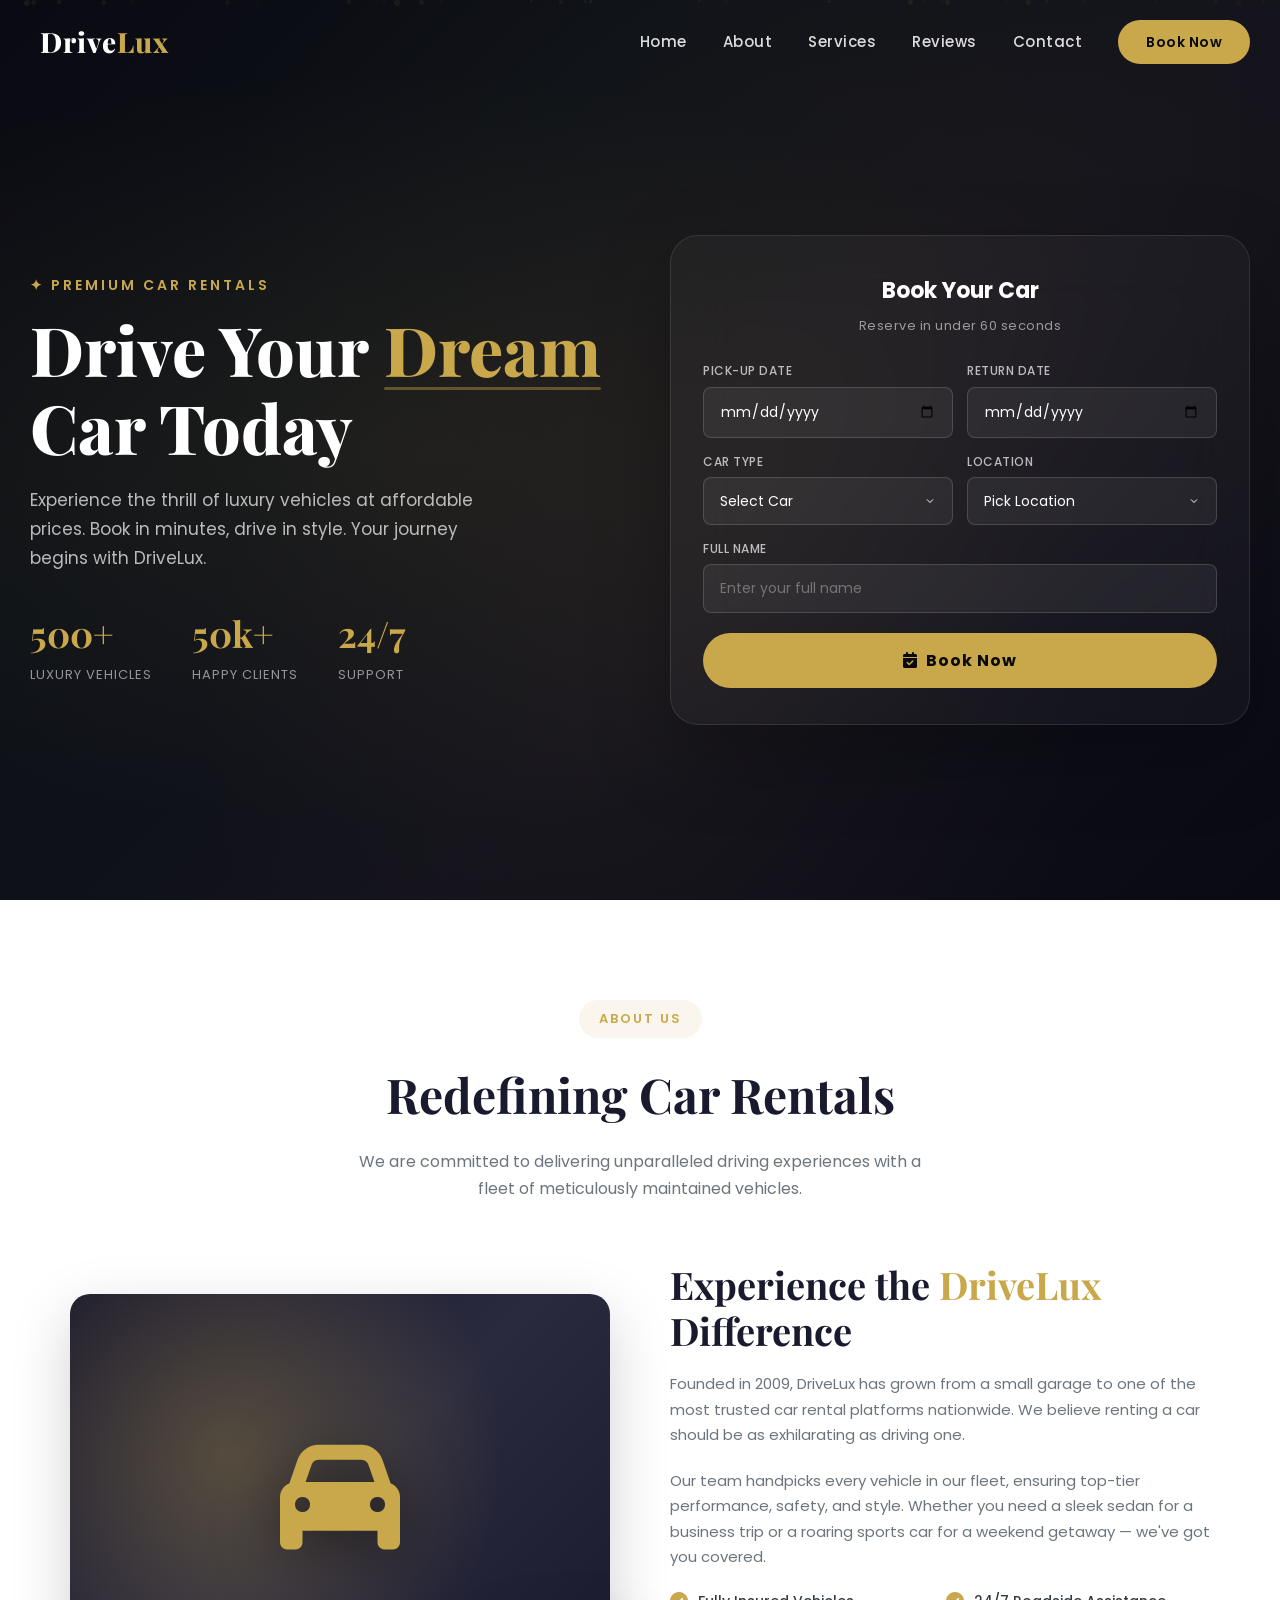
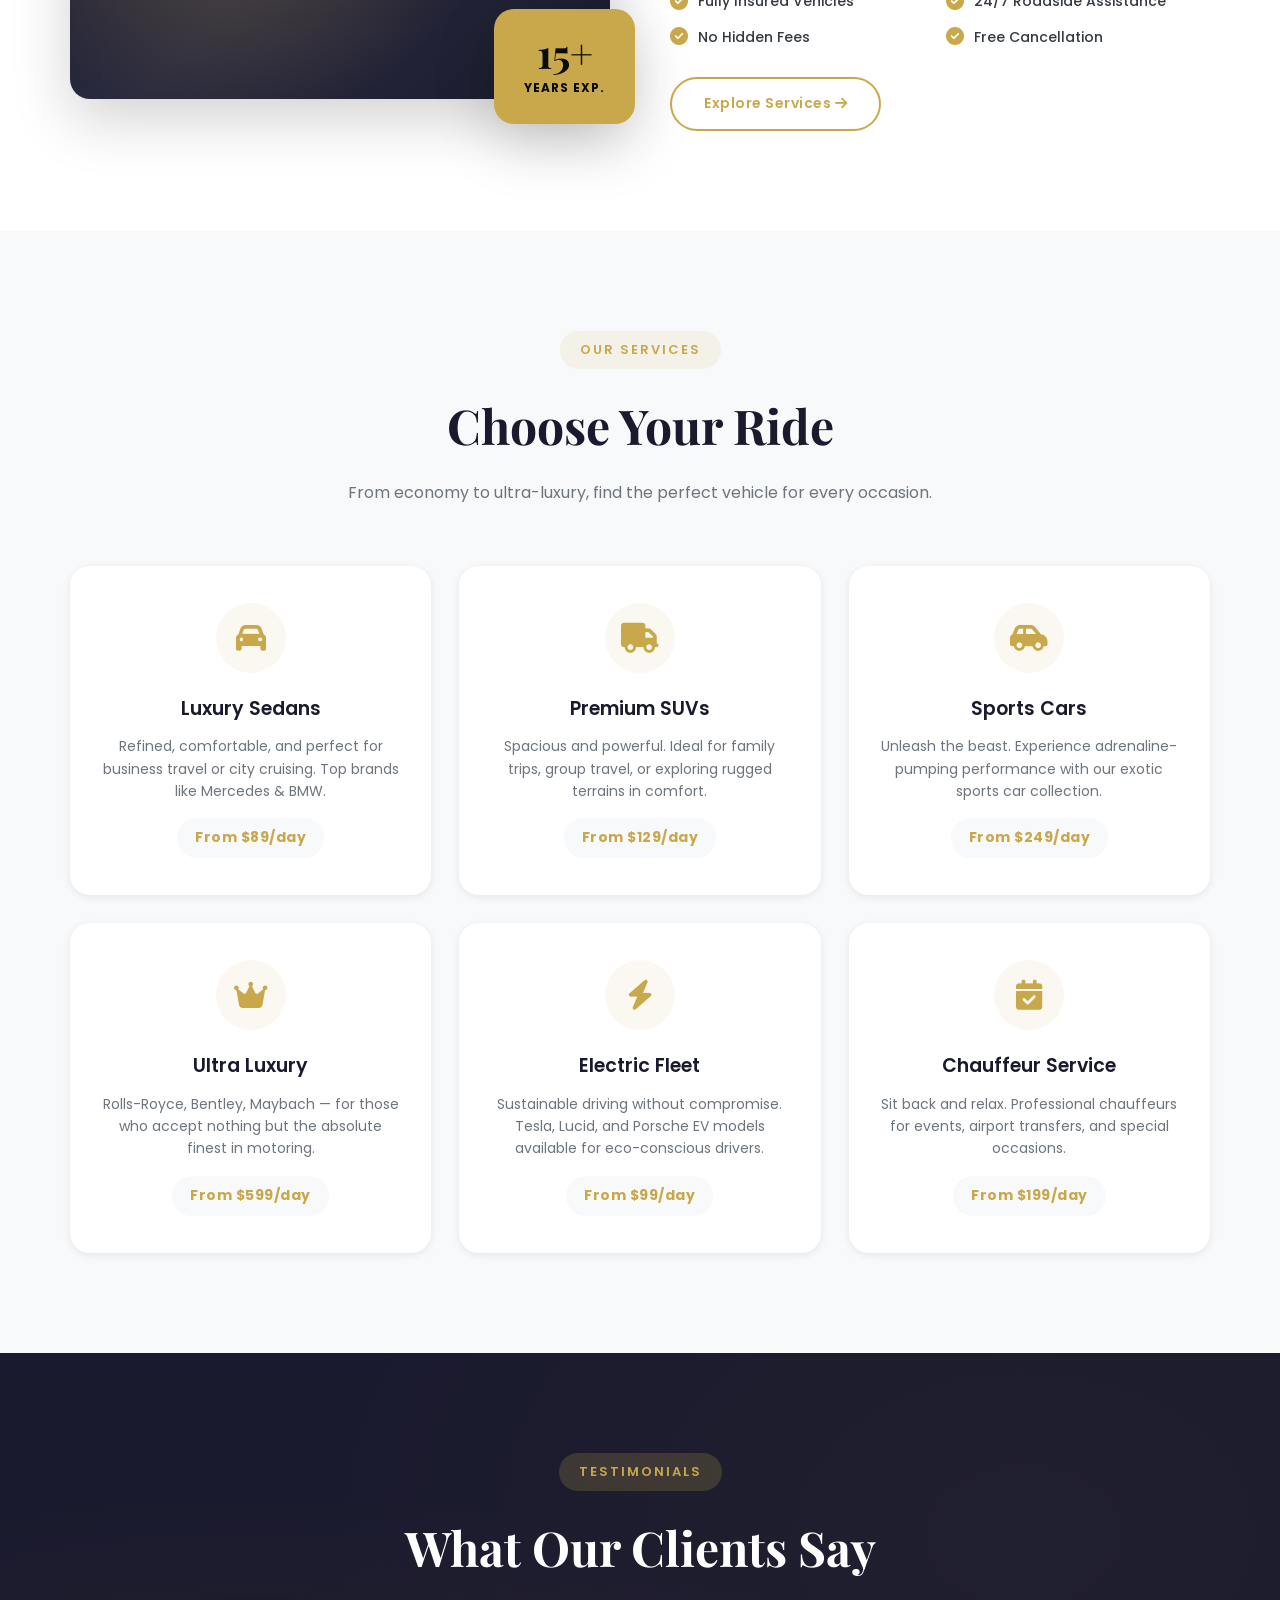
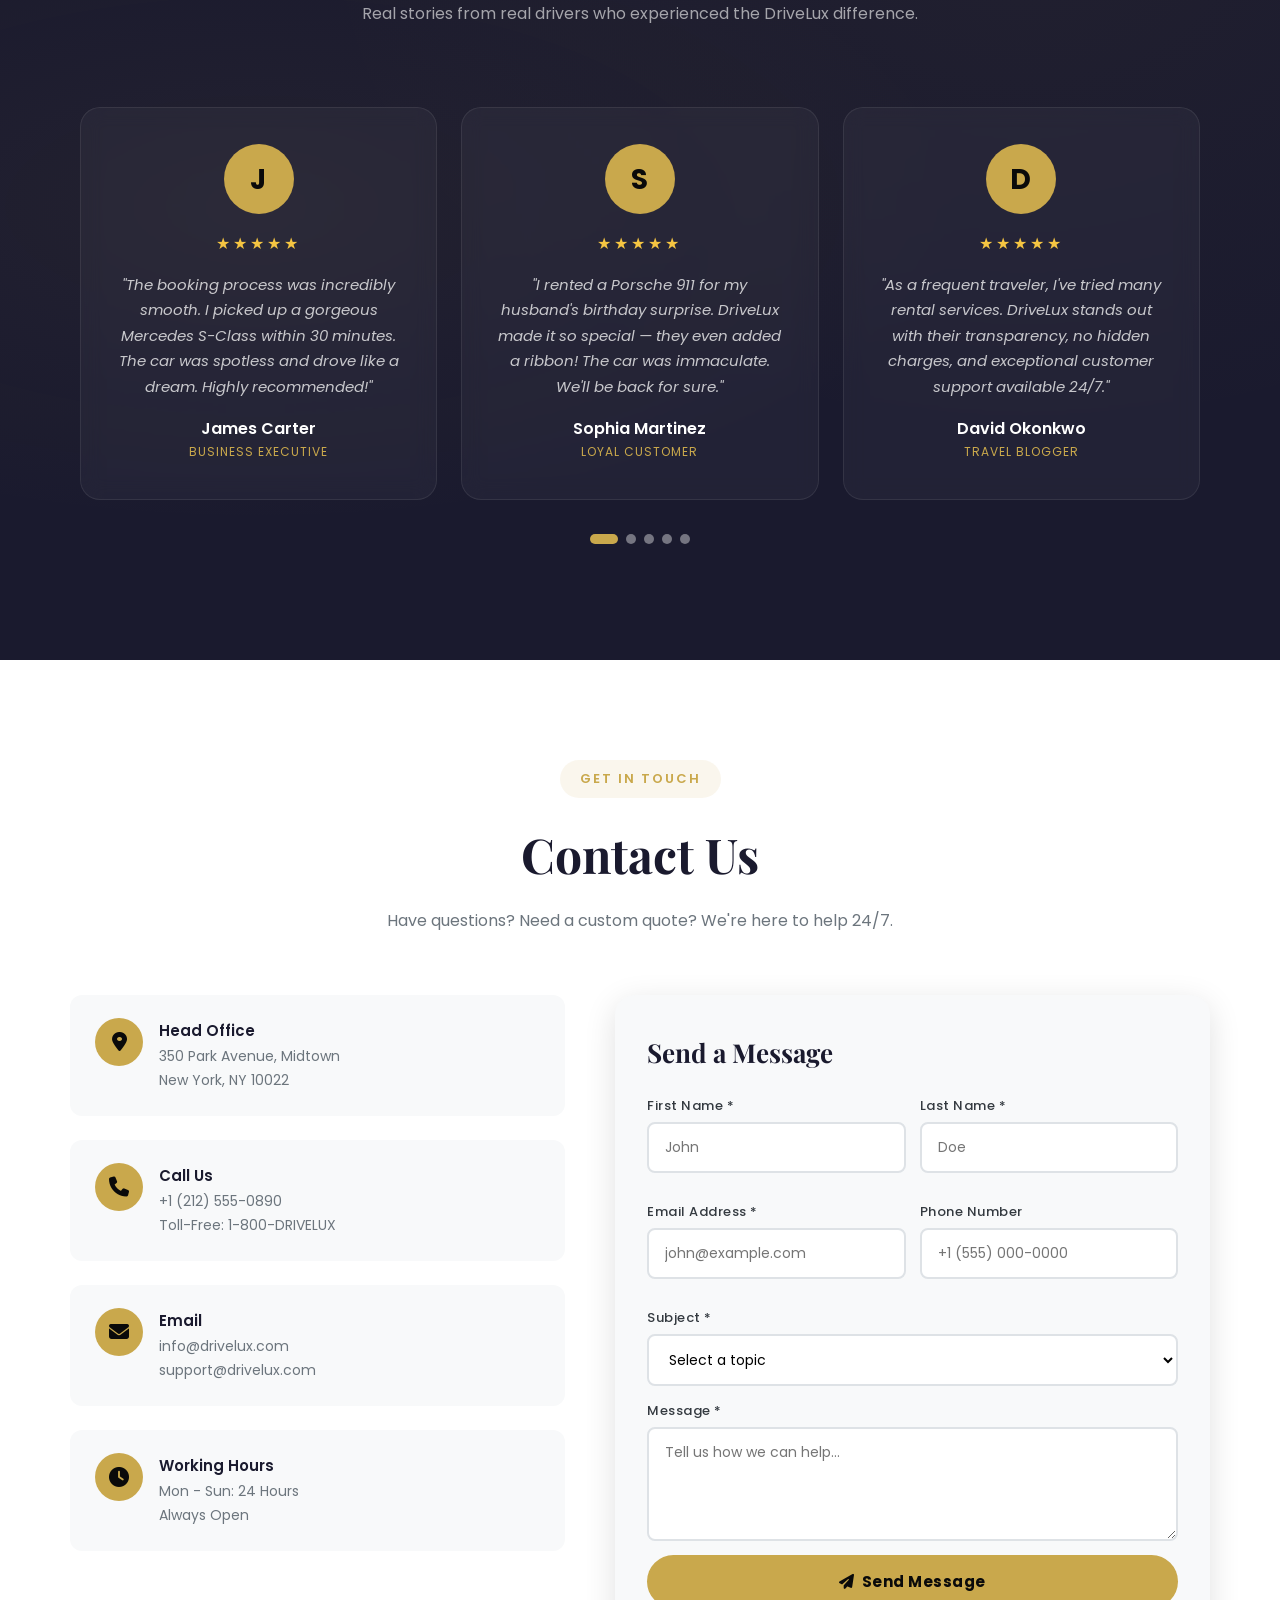
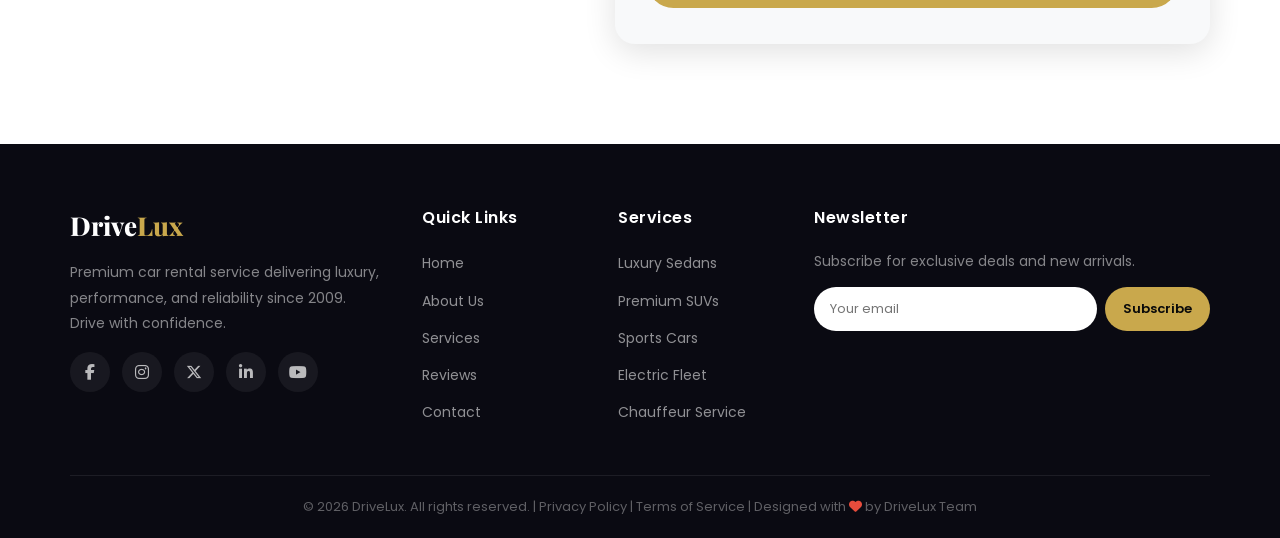
<file: index.html>
<!DOCTYPE html>
<html lang="en">
<head>
    <meta charset="UTF-8">
    <meta name="viewport" content="width=device-width, initial-scale=1.0">
    <title>DriveLux | Premium Car Booking</title>
    <!-- Font Awesome 6 -->
    <link rel="stylesheet" href="https://cdnjs.cloudflare.com/ajax/libs/font-awesome/6.4.0/css/all.min.css">
    <!-- Google Fonts -->
    <link href="https://fonts.googleapis.com/css2?family=Poppins:wght@300;400;500;600;700;800;900&family=Playfair+Display:wght@600;700;800&display=swap" rel="stylesheet">
    <!-- Swiper CSS for Testimonials -->
    <link rel="stylesheet" href="https://cdn.jsdelivr.net/npm/swiper@10/swiper-bundle.min.css">

    <style>
        :root {
            --primary: #1a1a2e;
            --primary-light: #16213e;
            --accent: #c9a84c;
            --accent-hover: #b8942f;
            --gold: #d4af37;
            --white: #ffffff;
            --gray-100: #f8f9fa;
            --gray-200: #e9ecef;
            --gray-300: #dee2e6;
            --gray-400: #adb5bd;
            --gray-600: #6c757d;
            --gray-800: #343a40;
            --gray-900: #212529;
            --text-light: #b0b0b0;
            --text-dark: #1a1a1a;
            --red: #dc3545;
            --shadow-sm: 0 2px 8px rgba(0, 0, 0, 0.08);
            --shadow-md: 0 8px 32px rgba(0, 0, 0, 0.12);
            --shadow-lg: 0 20px 60px rgba(0, 0, 0, 0.18);
            --shadow-xl: 0 30px 80px rgba(0, 0, 0, 0.25);
            --radius-sm: 8px;
            --radius: 12px;
            --radius-lg: 20px;
            --radius-xl: 28px;
            --transition: 0.3s cubic-bezier(0.4, 0, 0.2, 1);
            --transition-slow: 0.5s cubic-bezier(0.4, 0, 0.2, 1);
        }

        * {
            margin: 0;
            padding: 0;
            box-sizing: border-box;
        }

        html {
            scroll-behavior: smooth;
            scroll-padding-top: 80px;
        }

        body {
            font-family: 'Poppins', sans-serif;
            background-color: #fafafa;
            color: var(--gray-900);
            line-height: 1.7;
            overflow-x: hidden;
            -webkit-font-smoothing: antialiased;
        }

        /* ========== PRELOADER ========== */
        .preloader {
            position: fixed;
            inset: 0;
            background: #0a0a0a;
            z-index: 99999;
            display: flex;
            align-items: center;
            justify-content: center;
            transition: opacity 0.6s ease, visibility 0.6s ease;
        }
        .preloader.hidden {
            opacity: 0;
            visibility: hidden;
            pointer-events: none;
        }
        .preloader .car-loader {
            font-size: 60px;
            color: var(--accent);
            animation: carBounce 0.8s ease-in-out infinite alternate;
        }
        @keyframes carBounce {
            0% {
                transform: translateY(0) scale(1);
            }
            100% {
                transform: translateY(-25px) scale(1.1);
            }
        }
        .preloader .road-line {
            width: 120px;
            height: 3px;
            background: repeating-linear-gradient(90deg, var(--accent) 0px, var(--accent) 16px, transparent 16px, transparent 28px);
            animation: roadMove 0.6s linear infinite;
            margin-top: 16px;
            border-radius: 2px;
        }
        @keyframes roadMove {
            0% {
                background-position: 0 0;
            }
            100% {
                background-position: -28px 0;
            }
        }

        /* ========== NAVBAR ========== */
        .navbar {
            position: fixed;
            top: 0;
            left: 0;
            width: 100%;
            z-index: 1000;
            padding: 18px 0;
            transition: var(--transition-slow);
            background: transparent;
        }
        .navbar.scrolled {
            background: rgba(10, 10, 18, 0.95);
            backdrop-filter: blur(20px);
            -webkit-backdrop-filter: blur(20px);
            padding: 10px 0;
            box-shadow: var(--shadow-lg);
            border-bottom: 1px solid rgba(255, 255, 255, 0.06);
        }
        .navbar .container {
            display: flex;
            align-items: center;
            justify-content: space-between;
            max-width: 1300px;
            margin: 0 auto;
            padding: 0 30px;
        }
        .navbar .logo {
            display: flex;
            align-items: center;
            gap: 10px;
            text-decoration: none;
            z-index: 1001;
        }
        .navbar .logo-icon {
            font-size: 36px;
            color: var(--accent);
            transition: var(--transition);
        }
        .navbar .logo-text {
            font-family: 'Playfair Display', serif;
            font-size: 28px;
            font-weight: 800;
            color: var(--white);
            letter-spacing: 1px;
        }
        .navbar .logo-text span {
            color: var(--accent);
        }
        .nav-links {
            display: flex;
            align-items: center;
            gap: 36px;
            list-style: none;
        }
        .nav-links a {
            text-decoration: none;
            color: rgba(255, 255, 255, 0.85);
            font-weight: 500;
            font-size: 15px;
            letter-spacing: 0.5px;
            position: relative;
            transition: var(--transition);
            padding: 6px 0;
        }
        .nav-links a::after {
            content: '';
            position: absolute;
            bottom: 0;
            left: 0;
            width: 0;
            height: 2px;
            background: var(--accent);
            transition: var(--transition);
            border-radius: 2px;
        }
        .nav-links a:hover {
            color: var(--white);
        }
        .nav-links a:hover::after {
            width: 100%;
        }
        .nav-cta {
            background: var(--accent);
            color: #0a0a0a !important;
            padding: 12px 28px !important;
            border-radius: 50px;
            font-weight: 600 !important;
            letter-spacing: 0.5px;
            transition: var(--transition) !important;
            font-size: 14px !important;
        }
        .nav-cta:hover {
            background: var(--accent-hover) !important;
            transform: translateY(-2px);
            box-shadow: 0 8px 25px rgba(201, 168, 76, 0.35);
        }
        .nav-cta::after {
            display: none !important;
        }
        .hamburger {
            display: none;
            flex-direction: column;
            cursor: pointer;
            gap: 6px;
            z-index: 1001;
        }
        .hamburger span {
            width: 30px;
            height: 3px;
            background: var(--white);
            border-radius: 3px;
            transition: var(--transition);
        }
        .hamburger.active span:nth-child(1) {
            transform: rotate(45deg) translate(7px, 7px);
        }
        .hamburger.active span:nth-child(2) {
            opacity: 0;
        }
        .hamburger.active span:nth-child(3) {
            transform: rotate(-45deg) translate(7px, -7px);
        }

        /* ========== HERO SECTION ========== */
        .hero {
            position: relative;
            min-height: 100vh;
            display: flex;
            align-items: center;
            justify-content: center;
            background: linear-gradient(135deg, #0a0a12 0%, #0d1117 30%, #12121c 60%, #0a0a14 100%);
            overflow: hidden;
            padding-top: 60px;
        }
        .hero-bg-overlay {
            position: absolute;
            inset: 0;
            background: radial-gradient(ellipse at 30% 50%, rgba(201, 168, 76, 0.08) 0%, transparent 60%),
                radial-gradient(ellipse at 70% 30%, rgba(180, 140, 60, 0.06) 0%, transparent 55%),
                radial-gradient(ellipse at 50% 80%, rgba(200, 160, 70, 0.04) 0%, transparent 50%);
            pointer-events: none;
        }
        .hero-particles {
            position: absolute;
            inset: 0;
            pointer-events: none;
            overflow: hidden;
        }
        .hero-particles .particle {
            position: absolute;
            background: rgba(201, 168, 76, 0.15);
            border-radius: 50%;
            animation: floatUp linear infinite;
        }
        @keyframes floatUp {
            0% {
                transform: translateY(100vh) scale(0);
                opacity: 0;
            }
            10% {
                opacity: 1;
            }
            90% {
                opacity: 1;
            }
            100% {
                transform: translateY(-10vh) scale(1.5);
                opacity: 0;
            }
        }
        .hero .container {
            display: grid;
            grid-template-columns: 1fr 1fr;
            gap: 60px;
            align-items: center;
            max-width: 1300px;
            width: 100%;
            padding: 40px 30px;
            position: relative;
            z-index: 2;
        }
        .hero-content h4 {
            color: var(--accent);
            font-weight: 600;
            letter-spacing: 3px;
            text-transform: uppercase;
            font-size: 14px;
            margin-bottom: 12px;
            animation: fadeInUp 0.8s ease forwards;
        }
        .hero-content h1 {
            font-family: 'Playfair Display', serif;
            font-size: clamp(42px, 5.5vw, 68px);
            font-weight: 800;
            color: var(--white);
            line-height: 1.15;
            margin-bottom: 20px;
            animation: fadeInUp 0.8s ease 0.15s forwards;
            opacity: 0;
        }
        .hero-content h1 span {
            color: var(--accent);
            position: relative;
        }
        .hero-content h1 span::after {
            content: '';
            position: absolute;
            bottom: 4px;
            left: 0;
            width: 100%;
            height: 3px;
            background: var(--accent);
            border-radius: 2px;
            opacity: 0.4;
        }
        .hero-content p {
            color: rgba(255, 255, 255, 0.7);
            font-size: 17px;
            margin-bottom: 30px;
            max-width: 480px;
            animation: fadeInUp 0.8s ease 0.3s forwards;
            opacity: 0;
        }
        .hero-stats {
            display: flex;
            gap: 40px;
            animation: fadeInUp 0.8s ease 0.45s forwards;
            opacity: 0;
        }
        .hero-stat h3 {
            font-size: 36px;
            font-weight: 700;
            color: var(--accent);
            font-family: 'Playfair Display', serif;
        }
        .hero-stat p {
            font-size: 13px;
            color: rgba(255, 255, 255, 0.55);
            margin: 0;
            letter-spacing: 1px;
            text-transform: uppercase;
        }
        @keyframes fadeInUp {
            from {
                opacity: 0;
                transform: translateY(30px);
            }
            to {
                opacity: 1;
                transform: translateY(0);
            }
        }

        /* Booking Card */
        .hero-booking-card {
            background: rgba(255, 255, 255, 0.03);
            backdrop-filter: blur(30px);
            -webkit-backdrop-filter: blur(30px);
            border: 1px solid rgba(255, 255, 255, 0.1);
            border-radius: var(--radius-xl);
            padding: 36px 32px;
            box-shadow: var(--shadow-xl);
            animation: fadeInUp 0.8s ease 0.2s forwards;
            opacity: 0;
        }
        .hero-booking-card h3 {
            color: var(--white);
            font-size: 22px;
            font-weight: 700;
            margin-bottom: 6px;
            text-align: center;
        }
        .hero-booking-card .subtitle {
            color: rgba(255, 255, 255, 0.55);
            font-size: 13px;
            text-align: center;
            margin-bottom: 24px;
            letter-spacing: 0.5px;
        }
        .booking-form-row {
            display: grid;
            grid-template-columns: 1fr 1fr;
            gap: 14px;
            margin-bottom: 14px;
        }
        .booking-form-row.full {
            grid-template-columns: 1fr;
        }
        .booking-form-group {
            display: flex;
            flex-direction: column;
            gap: 5px;
        }
        .booking-form-group label {
            color: rgba(255, 255, 255, 0.7);
            font-size: 12px;
            font-weight: 500;
            letter-spacing: 0.5px;
            text-transform: uppercase;
        }
        .booking-form-group input,
        .booking-form-group select {
            background: rgba(255, 255, 255, 0.06);
            border: 1px solid rgba(255, 255, 255, 0.15);
            border-radius: var(--radius-sm);
            padding: 13px 16px;
            color: var(--white);
            font-family: 'Poppins', sans-serif;
            font-size: 14px;
            transition: var(--transition);
            outline: none;
            width: 100%;
        }
        .booking-form-group input:focus,
        .booking-form-group select:focus {
            border-color: var(--accent);
            box-shadow: 0 0 0 3px rgba(201, 168, 76, 0.1);
        }
        .booking-form-group select {
            appearance: none;
            -webkit-appearance: none;
            cursor: pointer;
            background-image: url("data:image/svg+xml,%3Csvg xmlns='http://www.w3.org/2000/svg' width='12' height='12' viewBox='0 0 24 24' fill='none' stroke='white' stroke-width='2'%3E%3Cpolyline points='6 9 12 15 18 9'%3E%3C/polyline%3E%3C/svg%3E");
            background-repeat: no-repeat;
            background-position: right 16px center;
        }
        .booking-form-group select option {
            background: #1a1a2e;
            color: #fff;
        }
        .btn-book-now {
            width: 100%;
            background: var(--accent);
            color: #0a0a0a;
            border: none;
            padding: 15px;
            border-radius: 50px;
            font-size: 16px;
            font-weight: 700;
            cursor: pointer;
            letter-spacing: 1px;
            transition: var(--transition);
            font-family: 'Poppins', sans-serif;
            margin-top: 6px;
        }
        .btn-book-now:hover {
            background: var(--accent-hover);
            transform: translateY(-2px);
            box-shadow: 0 12px 30px rgba(201, 168, 76, 0.4);
        }

        /* ========== SECTION STYLES ========== */
        .section {
            padding: 100px 0;
        }
        .section-header {
            text-align: center;
            margin-bottom: 60px;
        }
        .section-header .tag {
            display: inline-block;
            background: rgba(201, 168, 76, 0.1);
            color: var(--accent);
            padding: 8px 20px;
            border-radius: 50px;
            font-size: 13px;
            font-weight: 600;
            letter-spacing: 2px;
            text-transform: uppercase;
            margin-bottom: 16px;
        }
        .section-header h2 {
            font-family: 'Playfair Display', serif;
            font-size: clamp(32px, 4vw, 48px);
            font-weight: 700;
            color: var(--primary);
            margin-bottom: 12px;
        }
        .section-header p {
            color: var(--gray-600);
            max-width: 600px;
            margin: 0 auto;
            font-size: 16px;
        }
        .container {
            max-width: 1200px;
            margin: 0 auto;
            padding: 0 30px;
        }

        /* ========== ABOUT SECTION ========== */
        #about {
            background: var(--white);
        }
        .about-grid {
            display: grid;
            grid-template-columns: 1fr 1fr;
            gap: 60px;
            align-items: center;
        }
        .about-image-wrapper {
            position: relative;
        }
        .about-image {
            width: 100%;
            border-radius: var(--radius-lg);
            object-fit: cover;
            box-shadow: var(--shadow-lg);
            aspect-ratio: 4/3;
            background: linear-gradient(135deg, #1a1a2e 0%, #2a2a3e 50%, #1a1a2e 100%);
            display: flex;
            align-items: center;
            justify-content: center;
            font-size: 120px;
            color: var(--accent);
            position: relative;
            overflow: hidden;
        }
        .about-image::before {
            content: '';
            position: absolute;
            inset: 0;
            background: radial-gradient(circle at 30% 40%, rgba(201, 168, 76, 0.3) 0%, transparent 60%);
        }
        .about-image i {
            position: relative;
            z-index: 1;
            filter: drop-shadow(0 10px 30px rgba(0, 0, 0, 0.5));
        }
        .about-badge {
            position: absolute;
            bottom: -25px;
            right: -25px;
            background: var(--accent);
            color: #0a0a0a;
            padding: 24px 30px;
            border-radius: var(--radius-lg);
            text-align: center;
            box-shadow: var(--shadow-lg);
            font-weight: 700;
        }
        .about-badge .number {
            font-size: 40px;
            font-family: 'Playfair Display', serif;
            line-height: 1;
            display: block;
        }
        .about-badge .label {
            font-size: 12px;
            letter-spacing: 1px;
            text-transform: uppercase;
        }
        .about-content h2 {
            font-family: 'Playfair Display', serif;
            font-size: 38px;
            font-weight: 700;
            color: var(--primary);
            margin-bottom: 18px;
            line-height: 1.2;
        }
        .about-content h2 span {
            color: var(--accent);
        }
        .about-content p {
            color: var(--gray-600);
            margin-bottom: 20px;
            font-size: 15px;
        }
        .about-features {
            list-style: none;
            display: grid;
            grid-template-columns: 1fr 1fr;
            gap: 12px;
            margin-bottom: 28px;
        }
        .about-features li {
            display: flex;
            align-items: center;
            gap: 10px;
            font-weight: 500;
            font-size: 14px;
            color: var(--gray-800);
        }
        .about-features li i {
            color: var(--accent);
            font-size: 18px;
        }
        .btn-outline {
            display: inline-block;
            border: 2px solid var(--accent);
            color: var(--accent);
            padding: 13px 32px;
            border-radius: 50px;
            font-weight: 600;
            text-decoration: none;
            letter-spacing: 0.5px;
            transition: var(--transition);
            font-size: 14px;
        }
        .btn-outline:hover {
            background: var(--accent);
            color: #0a0a0a;
        }

        /* ========== SERVICES SECTION ========== */
        #services {
            background: var(--gray-100);
        }
        .services-grid {
            display: grid;
            grid-template-columns: repeat(auto-fit, minmax(280px, 1fr));
            gap: 28px;
        }
        .service-card {
            background: var(--white);
            border-radius: var(--radius-lg);
            padding: 36px 28px;
            text-align: center;
            box-shadow: var(--shadow-sm);
            transition: var(--transition-slow);
            border: 1px solid transparent;
            position: relative;
            overflow: hidden;
        }
        .service-card::before {
            content: '';
            position: absolute;
            top: 0;
            left: 0;
            right: 0;
            height: 4px;
            background: var(--accent);
            transform: scaleX(0);
            transform-origin: center;
            transition: var(--transition-slow);
            border-radius: 0 0 4px 4px;
        }
        .service-card:hover {
            transform: translateY(-10px);
            box-shadow: var(--shadow-lg);
            border-color: rgba(201, 168, 76, 0.2);
        }
        .service-card:hover::before {
            transform: scaleX(1);
        }
        .service-icon {
            width: 70px;
            height: 70px;
            background: rgba(201, 168, 76, 0.08);
            border-radius: 50%;
            display: flex;
            align-items: center;
            justify-content: center;
            margin: 0 auto 20px;
            font-size: 30px;
            color: var(--accent);
            transition: var(--transition);
        }
        .service-card:hover .service-icon {
            background: var(--accent);
            color: #0a0a0a;
            transform: rotateY(180deg);
        }
        .service-card h3 {
            font-weight: 600;
            font-size: 19px;
            margin-bottom: 10px;
            color: var(--primary);
        }
        .service-card p {
            color: var(--gray-600);
            font-size: 14px;
            line-height: 1.6;
        }
        .service-card .price-tag {
            display: inline-block;
            margin-top: 16px;
            background: var(--gray-100);
            padding: 8px 18px;
            border-radius: 50px;
            font-weight: 700;
            color: var(--accent);
            font-size: 14px;
            letter-spacing: 0.5px;
        }

        /* ========== FEEDBACK / TESTIMONIALS ========== */
        #feedback {
            background: var(--primary);
            position: relative;
            overflow: hidden;
        }
        #feedback::before {
            content: '';
            position: absolute;
            inset: 0;
            background: radial-gradient(ellipse at 20% 50%, rgba(201, 168, 76, 0.05) 0%, transparent 50%),
                radial-gradient(ellipse at 80% 20%, rgba(201, 168, 76, 0.04) 0%, transparent 50%);
            pointer-events: none;
        }
        #feedback .section-header h2 {
            color: var(--white);
        }
        #feedback .section-header p {
            color: rgba(255, 255, 255, 0.6);
        }
        #feedback .section-header .tag {
            background: rgba(201, 168, 76, 0.2);
        }
        .swiper {
            padding: 20px 10px 60px;
        }
        .swiper-slide {
            height: auto;
        }
        .testimonial-card {
            background: rgba(255, 255, 255, 0.04);
            border: 1px solid rgba(255, 255, 255, 0.08);
            border-radius: var(--radius-lg);
            padding: 36px 30px;
            backdrop-filter: blur(10px);
            text-align: center;
            transition: var(--transition);
            height: 100%;
            display: flex;
            flex-direction: column;
            align-items: center;
        }
        .testimonial-card:hover {
            border-color: rgba(201, 168, 76, 0.3);
            box-shadow: 0 20px 50px rgba(0, 0, 0, 0.3);
        }
        .testimonial-avatar {
            width: 70px;
            height: 70px;
            border-radius: 50%;
            background: var(--accent);
            display: flex;
            align-items: center;
            justify-content: center;
            font-size: 28px;
            font-weight: 700;
            color: #0a0a0a;
            margin-bottom: 16px;
            letter-spacing: 1px;
        }
        .testimonial-stars {
            color: #f5c542;
            font-size: 16px;
            margin-bottom: 14px;
            letter-spacing: 3px;
        }
        .testimonial-card p {
            color: rgba(255, 255, 255, 0.75);
            font-style: italic;
            font-size: 15px;
            line-height: 1.7;
            flex: 1;
        }
        .testimonial-card h4 {
            color: var(--white);
            margin-top: 16px;
            font-weight: 600;
            font-size: 16px;
        }
        .testimonial-card .role {
            color: var(--accent);
            font-size: 12px;
            letter-spacing: 1px;
            text-transform: uppercase;
        }
        .swiper-pagination-bullet {
            background: rgba(255, 255, 255, 0.4);
            opacity: 1;
            width: 10px;
            height: 10px;
            transition: var(--transition);
        }
        .swiper-pagination-bullet-active {
            background: var(--accent);
            width: 28px;
            border-radius: 5px;
        }

        /* ========== CONTACT SECTION ========== */
        #contact {
            background: var(--white);
        }
        .contact-grid {
            display: grid;
            grid-template-columns: 1fr 1.2fr;
            gap: 50px;
        }
        .contact-info {
            display: flex;
            flex-direction: column;
            gap: 24px;
        }
        .contact-info-card {
            display: flex;
            align-items: flex-start;
            gap: 16px;
            background: var(--gray-100);
            padding: 22px 24px;
            border-radius: var(--radius);
            transition: var(--transition);
            border: 1px solid transparent;
        }
        .contact-info-card:hover {
            border-color: rgba(201, 168, 76, 0.3);
            box-shadow: var(--shadow-md);
        }
        .contact-info-card .icon-circle {
            width: 48px;
            height: 48px;
            min-width: 48px;
            background: var(--accent);
            border-radius: 50%;
            display: flex;
            align-items: center;
            justify-content: center;
            color: #0a0a0a;
            font-size: 20px;
        }
        .contact-info-card h4 {
            font-weight: 600;
            color: var(--primary);
            margin-bottom: 2px;
            font-size: 15px;
        }
        .contact-info-card p {
            color: var(--gray-600);
            font-size: 14px;
            margin: 0;
        }
        .contact-form-wrapper {
            background: var(--gray-100);
            border-radius: var(--radius-lg);
            padding: 36px 32px;
            box-shadow: var(--shadow-md);
        }
        .contact-form-wrapper h3 {
            font-family: 'Playfair Display', serif;
            font-size: 26px;
            margin-bottom: 20px;
            color: var(--primary);
        }
        .form-row {
            display: grid;
            grid-template-columns: 1fr 1fr;
            gap: 14px;
            margin-bottom: 14px;
        }
        .form-group {
            display: flex;
            flex-direction: column;
            gap: 5px;
            margin-bottom: 14px;
        }
        .form-group label {
            font-weight: 500;
            font-size: 13px;
            color: var(--gray-800);
            letter-spacing: 0.5px;
        }
        .form-group input,
        .form-group textarea,
        .form-group select {
            background: var(--white);
            border: 2px solid var(--gray-300);
            border-radius: var(--radius-sm);
            padding: 13px 16px;
            font-family: 'Poppins', sans-serif;
            font-size: 14px;
            transition: var(--transition);
            outline: none;
            resize: vertical;
            width: 100%;
        }
        .form-group input:focus,
        .form-group textarea:focus,
        .form-group select:focus {
            border-color: var(--accent);
            box-shadow: 0 0 0 4px rgba(201, 168, 76, 0.08);
        }
        .btn-submit {
            background: var(--accent);
            color: #0a0a0a;
            border: none;
            padding: 15px 36px;
            border-radius: 50px;
            font-weight: 700;
            cursor: pointer;
            letter-spacing: 0.5px;
            transition: var(--transition);
            font-family: 'Poppins', sans-serif;
            font-size: 15px;
            width: 100%;
        }
        .btn-submit:hover {
            background: var(--accent-hover);
            transform: translateY(-2px);
            box-shadow: 0 10px 30px rgba(201, 168, 76, 0.35);
        }

        /* ========== FOOTER ========== */
        footer {
            background: #0a0a12;
            color: rgba(255, 255, 255, 0.7);
            padding: 60px 0 20px;
        }
        .footer-grid {
            display: grid;
            grid-template-columns: 2fr 1fr 1fr 1.2fr;
            gap: 40px;
            margin-bottom: 40px;
        }
        .footer-col h4 {
            color: var(--white);
            font-weight: 600;
            margin-bottom: 18px;
            font-size: 16px;
            letter-spacing: 0.5px;
        }
        .footer-col ul {
            list-style: none;
        }
        .footer-col ul li {
            margin-bottom: 10px;
        }
        .footer-col ul li a {
            color: rgba(255, 255, 255, 0.55);
            text-decoration: none;
            transition: var(--transition);
            font-size: 14px;
        }
        .footer-col ul li a:hover {
            color: var(--accent);
            padding-left: 5px;
        }
        .footer-col p {
            font-size: 14px;
            line-height: 1.8;
            color: rgba(255, 255, 255, 0.5);
        }
        .footer-logo {
            font-family: 'Playfair Display', serif;
            font-size: 26px;
            font-weight: 800;
            color: var(--white);
            margin-bottom: 12px;
            display: block;
        }
        .footer-logo span {
            color: var(--accent);
        }
        .social-links {
            display: flex;
            gap: 12px;
            margin-top: 16px;
        }
        .social-links a {
            width: 40px;
            height: 40px;
            border-radius: 50%;
            background: rgba(255, 255, 255, 0.06);
            display: flex;
            align-items: center;
            justify-content: center;
            color: rgba(255, 255, 255, 0.7);
            transition: var(--transition);
            font-size: 16px;
            text-decoration: none;
        }
        .social-links a:hover {
            background: var(--accent);
            color: #0a0a0a;
            transform: translateY(-3px);
        }
        .footer-bottom {
            border-top: 1px solid rgba(255, 255, 255, 0.08);
            padding-top: 20px;
            text-align: center;
            font-size: 13px;
            color: rgba(255, 255, 255, 0.35);
        }

        /* ========== BACK TO TOP ========== */
        .back-to-top {
            position: fixed;
            bottom: 30px;
            right: 30px;
            width: 48px;
            height: 48px;
            background: var(--accent);
            color: #0a0a0a;
            border-radius: 50%;
            display: flex;
            align-items: center;
            justify-content: center;
            cursor: pointer;
            z-index: 999;
            border: none;
            font-size: 20px;
            box-shadow: var(--shadow-md);
            transition: var(--transition);
            opacity: 0;
            visibility: hidden;
            transform: translateY(20px);
        }
        .back-to-top.show {
            opacity: 1;
            visibility: visible;
            transform: translateY(0);
        }
        .back-to-top:hover {
            background: var(--accent-hover);
            transform: translateY(-4px);
            box-shadow: var(--shadow-lg);
        }

        /* ========== RESPONSIVE ========== */
        @media (max-width: 1024px) {
            .hero .container {
                grid-template-columns: 1fr;
                text-align: center;
                gap: 40px;
            }
            .hero-content p {
                margin: 0 auto 30px;
            }
            .hero-stats {
                justify-content: center;
            }
            .about-grid {
                grid-template-columns: 1fr;
            }
            .about-badge {
                right: 10px;
                bottom: -20px;
                padding: 16px 20px;
            }
            .about-badge .number {
                font-size: 30px;
            }
            .contact-grid {
                grid-template-columns: 1fr;
            }
            .footer-grid {
                grid-template-columns: 1fr 1fr;
            }
        }
        @media (max-width: 768px) {
            .nav-links {
                position: fixed;
                top: 0;
                right: -100%;
                width: 280px;
                height: 100vh;
                background: rgba(10, 10, 18, 0.98);
                backdrop-filter: blur(30px);
                flex-direction: column;
                justify-content: center;
                gap: 28px;
                transition: var(--transition-slow);
                z-index: 1000;
            }
            .nav-links.active {
                right: 0;
            }
            .hamburger {
                display: flex;
            }
            .hero-booking-card {
                padding: 24px 20px;
            }
            .booking-form-row {
                grid-template-columns: 1fr;
            }
            .services-grid {
                grid-template-columns: 1fr;
            }
            .form-row {
                grid-template-columns: 1fr;
            }
            .footer-grid {
                grid-template-columns: 1fr;
                gap: 30px;
            }
            .about-features {
                grid-template-columns: 1fr;
            }
            .hero-stats {
                gap: 20px;
                flex-wrap: wrap;
            }
            .hero-stat h3 {
                font-size: 26px;
            }
        }
        @media (max-width: 480px) {
            .navbar .container {
                padding: 0 16px;
            }
            .container {
                padding: 0 16px;
            }
            .hero-content h1 {
                font-size: 32px;
            }
            .hero-booking-card {
                padding: 20px 16px;
            }
            .section {
                padding: 60px 0;
            }
            .about-content h2 {
                font-size: 28px;
            }
            .contact-form-wrapper {
                padding: 24px 18px;
            }
        }
    </style>
</head>
<body>

    <!-- Preloader -->
    <div class="preloader" id="preloader">
        <div style="text-align:center;">
            <div class="car-loader"><i class="fa-solid fa-car-side"></i></div>
            <div class="road-line"></div>
        </div>
    </div>

    <!-- Navbar -->
    <nav class="navbar" id="navbar">
        <div class="container">
            <a href="#" class="logo">
                <i class="fa-solid fa-steering-wheel logo-icon"></i>
                <span class="logo-text">Drive<span>Lux</span></span>
            </a>
            <ul class="nav-links" id="navLinks">
                <li><a href="#home" onclick="closeMenu()">Home</a></li>
                <li><a href="#about" onclick="closeMenu()">About</a></li>
                <li><a href="#services" onclick="closeMenu()">Services</a></li>
                <li><a href="#feedback" onclick="closeMenu()">Reviews</a></li>
                <li><a href="#contact" onclick="closeMenu()">Contact</a></li>
                <li><a href="#contact" class="nav-cta" onclick="closeMenu()">Book Now</a></li>
            </ul>
            <div class="hamburger" id="hamburger" onclick="toggleMenu()">
                <span></span>
                <span></span>
                <span></span>
            </div>
        </div>
    </nav>

    <!-- Hero Section -->
    <section class="hero" id="home">
        <div class="hero-bg-overlay"></div>
        <div class="hero-particles" id="heroParticles"></div>
        <div class="container">
            <div class="hero-content">
                <h4>✦ Premium Car Rentals</h4>
                <h1>Drive Your <span>Dream</span> Car Today</h1>
                <p>Experience the thrill of luxury vehicles at affordable prices. Book in minutes, drive in style. Your journey begins with DriveLux.</p>
                <div class="hero-stats">
                    <div class="hero-stat">
                        <h3>500+</h3>
                        <p>Luxury Vehicles</p>
                    </div>
                    <div class="hero-stat">
                        <h3>50k+</h3>
                        <p>Happy Clients</p>
                    </div>
                    <div class="hero-stat">
                        <h3>24/7</h3>
                        <p>Support</p>
                    </div>
                </div>
            </div>
            <div class="hero-booking-card">
                <h3>Book Your Car</h3>
                <p class="subtitle">Reserve in under 60 seconds</p>
                <form id="heroBookingForm">
                    <div class="booking-form-row">
                        <div class="booking-form-group">
                            <label>Pick-Up Date</label>
                            <input type="date" id="pickupDate" required>
                        </div>
                        <div class="booking-form-group">
                            <label>Return Date</label>
                            <input type="date" id="returnDate" required>
                        </div>
                    </div>
                    <div class="booking-form-row">
                        <div class="booking-form-group">
                            <label>Car Type</label>
                            <select id="carType" required>
                                <option value="">Select Car</option>
                                <option value="sedan">Luxury Sedan</option>
                                <option value="suv">Premium SUV</option>
                                <option value="sports">Sports Car</option>
                                <option value="convertible">Convertible</option>
                                <option value="electric">Electric</option>
                            </select>
                        </div>
                        <div class="booking-form-group">
                            <label>Location</label>
                            <select id="location" required>
                                <option value="">Pick Location</option>
                                <option value="nyc">New York City</option>
                                <option value="la">Los Angeles</option>
                                <option value="miami">Miami</option>
                                <option value="chicago">Chicago</option>
                                <option value="sf">San Francisco</option>
                            </select>
                        </div>
                    </div>
                    <div class="booking-form-row full">
                        <div class="booking-form-group">
                            <label>Full Name</label>
                            <input type="text" placeholder="Enter your full name" id="heroName" required>
                        </div>
                    </div>
                    <button type="submit" class="btn-book-now">
                        <i class="fa-solid fa-calendar-check"></i> &nbsp;Book Now
                    </button>
                </form>
            </div>
        </div>
    </section>

    <!-- About Section -->
    <section class="section" id="about">
        <div class="container">
            <div class="section-header">
                <span class="tag">About Us</span>
                <h2>Redefining Car Rentals</h2>
                <p>We are committed to delivering unparalleled driving experiences with a fleet of meticulously maintained vehicles.</p>
            </div>
            <div class="about-grid">
                <div class="about-image-wrapper">
                    <div class="about-image">
                        <i class="fa-solid fa-car"></i>
                    </div>
                    <div class="about-badge">
                        <span class="number">15+</span>
                        <span class="label">Years Exp.</span>
                    </div>
                </div>
                <div class="about-content">
                    <h2>Experience the <span>DriveLux</span> Difference</h2>
                    <p>Founded in 2009, DriveLux has grown from a small garage to one of the most trusted car rental platforms nationwide. We believe renting a car should be as exhilarating as driving one.</p>
                    <p>Our team handpicks every vehicle in our fleet, ensuring top-tier performance, safety, and style. Whether you need a sleek sedan for a business trip or a roaring sports car for a weekend getaway — we've got you covered.</p>
                    <ul class="about-features">
                        <li><i class="fa-solid fa-circle-check"></i> Fully Insured Vehicles</li>
                        <li><i class="fa-solid fa-circle-check"></i> 24/7 Roadside Assistance</li>
                        <li><i class="fa-solid fa-circle-check"></i> No Hidden Fees</li>
                        <li><i class="fa-solid fa-circle-check"></i> Free Cancellation</li>
                    </ul>
                    <a href="#services" class="btn-outline">Explore Services <i class="fa-solid fa-arrow-right"></i></a>
                </div>
            </div>
        </div>
    </section>

    <!-- Services Section -->
    <section class="section" id="services">
        <div class="container">
            <div class="section-header">
                <span class="tag">Our Services</span>
                <h2>Choose Your Ride</h2>
                <p>From economy to ultra-luxury, find the perfect vehicle for every occasion.</p>
            </div>
            <div class="services-grid">
                <div class="service-card">
                    <div class="service-icon"><i class="fa-solid fa-car"></i></div>
                    <h3>Luxury Sedans</h3>
                    <p>Refined, comfortable, and perfect for business travel or city cruising. Top brands like Mercedes & BMW.</p>
                    <span class="price-tag">From $89/day</span>
                </div>
                <div class="service-card">
                    <div class="service-icon"><i class="fa-solid fa-truck"></i></div>
                    <h3>Premium SUVs</h3>
                    <p>Spacious and powerful. Ideal for family trips, group travel, or exploring rugged terrains in comfort.</p>
                    <span class="price-tag">From $129/day</span>
                </div>
                <div class="service-card">
                    <div class="service-icon"><i class="fa-solid fa-car-side"></i></div>
                    <h3>Sports Cars</h3>
                    <p>Unleash the beast. Experience adrenaline-pumping performance with our exotic sports car collection.</p>
                    <span class="price-tag">From $249/day</span>
                </div>
                <div class="service-card">
                    <div class="service-icon"><i class="fa-solid fa-crown"></i></div>
                    <h3>Ultra Luxury</h3>
                    <p>Rolls-Royce, Bentley, Maybach — for those who accept nothing but the absolute finest in motoring.</p>
                    <span class="price-tag">From $599/day</span>
                </div>
                <div class="service-card">
                    <div class="service-icon"><i class="fa-solid fa-bolt"></i></div>
                    <h3>Electric Fleet</h3>
                    <p>Sustainable driving without compromise. Tesla, Lucid, and Porsche EV models available for eco-conscious drivers.</p>
                    <span class="price-tag">From $99/day</span>
                </div>
                <div class="service-card">
                    <div class="service-icon"><i class="fa-solid fa-calendar-check"></i></div>
                    <h3>Chauffeur Service</h3>
                    <p>Sit back and relax. Professional chauffeurs for events, airport transfers, and special occasions.</p>
                    <span class="price-tag">From $199/day</span>
                </div>
            </div>
        </div>
    </section>

    <!-- Feedback / Testimonials Section -->
    <section class="section" id="feedback">
        <div class="container">
            <div class="section-header">
                <span class="tag">Testimonials</span>
                <h2>What Our Clients Say</h2>
                <p>Real stories from real drivers who experienced the DriveLux difference.</p>
            </div>
            <div class="swiper" id="testimonialSwiper">
                <div class="swiper-wrapper">
                    <div class="swiper-slide">
                        <div class="testimonial-card">
                            <div class="testimonial-avatar">J</div>
                            <div class="testimonial-stars">★★★★★</div>
                            <p>"The booking process was incredibly smooth. I picked up a gorgeous Mercedes S-Class within 30 minutes. The car was spotless and drove like a dream. Highly recommended!"</p>
                            <h4>James Carter</h4>
                            <span class="role">Business Executive</span>
                        </div>
                    </div>
                    <div class="swiper-slide">
                        <div class="testimonial-card">
                            <div class="testimonial-avatar">S</div>
                            <div class="testimonial-stars">★★★★★</div>
                            <p>"I rented a Porsche 911 for my husband's birthday surprise. DriveLux made it so special — they even added a ribbon! The car was immaculate. We'll be back for sure."</p>
                            <h4>Sophia Martinez</h4>
                            <span class="role">Loyal Customer</span>
                        </div>
                    </div>
                    <div class="swiper-slide">
                        <div class="testimonial-card">
                            <div class="testimonial-avatar">D</div>
                            <div class="testimonial-stars">★★★★★</div>
                            <p>"As a frequent traveler, I've tried many rental services. DriveLux stands out with their transparency, no hidden charges, and exceptional customer support available 24/7."</p>
                            <h4>David Okonkwo</h4>
                            <span class="role">Travel Blogger</span>
                        </div>
                    </div>
                    <div class="swiper-slide">
                        <div class="testimonial-card">
                            <div class="testimonial-avatar">L</div>
                            <div class="testimonial-stars">★★★★★</div>
                            <p>"The Tesla Model S Plaid I rented was incredible. The electric fleet options are a game-changer. Fast, silent, and the charging network support was very helpful."</p>
                            <h4>Lisa Chen</h4>
                            <span class="role">Tech Entrepreneur</span>
                        </div>
                    </div>
                    <div class="swiper-slide">
                        <div class="testimonial-card">
                            <div class="testimonial-avatar">M</div>
                            <div class="testimonial-stars">★★★★★</div>
                            <p>"Chauffeur service for our wedding was flawless. The Rolls-Royce arrived early, the driver was in a sharp suit, and the entire experience made our day even more magical."</p>
                            <h4>Michael & Sarah</h4>
                            <span class="role">Newlyweds</span>
                        </div>
                    </div>
                </div>
                <div class="swiper-pagination"></div>
            </div>
        </div>
    </section>

    <!-- Contact Section -->
    <section class="section" id="contact">
        <div class="container">
            <div class="section-header">
                <span class="tag">Get In Touch</span>
                <h2>Contact Us</h2>
                <p>Have questions? Need a custom quote? We're here to help 24/7.</p>
            </div>
            <div class="contact-grid">
                <div class="contact-info">
                    <div class="contact-info-card">
                        <div class="icon-circle"><i class="fa-solid fa-location-dot"></i></div>
                        <div>
                            <h4>Head Office</h4>
                            <p>350 Park Avenue, Midtown<br>New York, NY 10022</p>
                        </div>
                    </div>
                    <div class="contact-info-card">
                        <div class="icon-circle"><i class="fa-solid fa-phone"></i></div>
                        <div>
                            <h4>Call Us</h4>
                            <p>+1 (212) 555-0890<br>Toll-Free: 1-800-DRIVELUX</p>
                        </div>
                    </div>
                    <div class="contact-info-card">
                        <div class="icon-circle"><i class="fa-solid fa-envelope"></i></div>
                        <div>
                            <h4>Email</h4>
                            <p>info@drivelux.com<br>support@drivelux.com</p>
                        </div>
                    </div>
                    <div class="contact-info-card">
                        <div class="icon-circle"><i class="fa-solid fa-clock"></i></div>
                        <div>
                            <h4>Working Hours</h4>
                            <p>Mon - Sun: 24 Hours<br>Always Open</p>
                        </div>
                    </div>
                </div>
                <div class="contact-form-wrapper">
                    <h3>Send a Message</h3>
                    <form id="contactForm">
                        <div class="form-row">
                            <div class="form-group">
                                <label>First Name *</label>
                                <input type="text" placeholder="John" required>
                            </div>
                            <div class="form-group">
                                <label>Last Name *</label>
                                <input type="text" placeholder="Doe" required>
                            </div>
                        </div>
                        <div class="form-row">
                            <div class="form-group">
                                <label>Email Address *</label>
                                <input type="email" placeholder="john@example.com" required>
                            </div>
                            <div class="form-group">
                                <label>Phone Number</label>
                                <input type="tel" placeholder="+1 (555) 000-0000">
                            </div>
                        </div>
                        <div class="form-group">
                            <label>Subject *</label>
                            <select required>
                                <option value="">Select a topic</option>
                                <option value="booking">Booking Inquiry</option>
                                <option value="support">Customer Support</option>
                                <option value="quote">Custom Quote</option>
                                <option value="feedback">Feedback</option>
                                <option value="other">Other</option>
                            </select>
                        </div>
                        <div class="form-group">
                            <label>Message *</label>
                            <textarea rows="4" placeholder="Tell us how we can help..." required></textarea>
                        </div>
                        <button type="submit" class="btn-submit">
                            <i class="fa-solid fa-paper-plane"></i> &nbsp;Send Message
                        </button>
                    </form>
                </div>
            </div>
        </div>
    </section>

    <!-- Footer -->
    <footer>
        <div class="container">
            <div class="footer-grid">
                <div class="footer-col">
                    <span class="footer-logo">Drive<span>Lux</span></span>
                    <p>Premium car rental service delivering luxury, performance, and reliability since 2009. Drive with confidence.</p>
                    <div class="social-links">
                        <a href="#" aria-label="Facebook"><i class="fa-brands fa-facebook-f"></i></a>
                        <a href="#" aria-label="Instagram"><i class="fa-brands fa-instagram"></i></a>
                        <a href="#" aria-label="Twitter"><i class="fa-brands fa-x-twitter"></i></a>
                        <a href="#" aria-label="LinkedIn"><i class="fa-brands fa-linkedin-in"></i></a>
                        <a href="#" aria-label="YouTube"><i class="fa-brands fa-youtube"></i></a>
                    </div>
                </div>
                <div class="footer-col">
                    <h4>Quick Links</h4>
                    <ul>
                        <li><a href="#home">Home</a></li>
                        <li><a href="#about">About Us</a></li>
                        <li><a href="#services">Services</a></li>
                        <li><a href="#feedback">Reviews</a></li>
                        <li><a href="#contact">Contact</a></li>
                    </ul>
                </div>
                <div class="footer-col">
                    <h4>Services</h4>
                    <ul>
                        <li><a href="#">Luxury Sedans</a></li>
                        <li><a href="#">Premium SUVs</a></li>
                        <li><a href="#">Sports Cars</a></li>
                        <li><a href="#">Electric Fleet</a></li>
                        <li><a href="#">Chauffeur Service</a></li>
                    </ul>
                </div>
                <div class="footer-col">
                    <h4>Newsletter</h4>
                    <p>Subscribe for exclusive deals and new arrivals.</p>
                    <form style="display:flex;gap:8px;margin-top:12px;" id="newsletterForm">
                        <input type="email" placeholder="Your email" style="flex:1;padding:12px 16px;border-radius:50px;border:none;outline:none;font-family:'Poppins',sans-serif;font-size:13px;" required>
                        <button type="submit" style="background:var(--accent);color:#0a0a0a;border:none;padding:12px 18px;border-radius:50px;cursor:pointer;font-weight:600;font-family:'Poppins',sans-serif;white-space:nowrap;font-size:13px;">Subscribe</button>
                    </form>
                </div>
            </div>
            <div class="footer-bottom">
                <p>&copy; 2026 DriveLux. All rights reserved. | Privacy Policy | Terms of Service | Designed with <i class="fa-solid fa-heart" style="color:#e74c3c;"></i> by DriveLux Team</p>
            </div>
        </div>
    </footer>

    <!-- Back to Top -->
    <button class="back-to-top" id="backToTop" aria-label="Back to top">
        <i class="fa-solid fa-chevron-up"></i>
    </button>

    <!-- Swiper JS -->
    <script src="https://cdn.jsdelivr.net/npm/swiper@10/swiper-bundle.min.js">
    </script>

    <script>
        // ============ PRELOADER ============
        window.addEventListener('load', () => {
            const preloader = document.getElementById('preloader');
            preloader.classList.add('hidden');
            setTimeout(() => { preloader.style.display = 'none'; }, 600);
        });

        // ============ NAVBAR SCROLL EFFECT ============
        const navbar = document.getElementById('navbar');
        const backToTop = document.getElementById('backToTop');

        window.addEventListener('scroll', () => {
            if (window.scrollY > 60) {
                navbar.classList.add('scrolled');
                backToTop.classList.add('show');
            } else {
                navbar.classList.remove('scrolled');
                backToTop.classList.remove('show');
            }
        });

        // ============ MOBILE MENU ============
        const hamburger = document.getElementById('hamburger');
        const navLinks = document.getElementById('navLinks');

        function toggleMenu() {
            hamburger.classList.toggle('active');
            navLinks.classList.toggle('active');
        }

        function closeMenu() {
            hamburger.classList.remove('active');
            navLinks.classList.remove('active');
        }

        // Close menu on outside click
        document.addEventListener('click', (e) => {
            if (!navLinks.contains(e.target) && !hamburger.contains(e.target) && navLinks.classList.contains(
                    'active')) {
                closeMenu();
            }
        });

        // ============ BACK TO TOP ============
        backToTop.addEventListener('click', () => {
            window.scrollTo({ top: 0, behavior: 'smooth' });
        });

        // ============ HERO PARTICLES ============
        const particlesContainer = document.getElementById('heroParticles');
        for (let i = 0; i < 35; i++) {
            const particle = document.createElement('div');
            particle.classList.add('particle');
            const size = Math.random() * 4 + 2;
            particle.style.width = size + 'px';
            particle.style.height = size + 'px';
            particle.style.left = Math.random() * 100 + '%';
            particle.style.animationDuration = Math.random() * 15 + 10 + 's';
            particle.style.animationDelay = Math.random() * 12 + 's';
            particle.style.opacity = Math.random() * 0.5 + 0.1;
            particlesContainer.appendChild(particle);
        }

        // ============ SWIPER TESTIMONIALS ============
        const swiper = new Swiper('#testimonialSwiper', {
            slidesPerView: 1,
            spaceBetween: 24,
            loop: true,
            autoplay: {
                delay: 4000,
                disableOnInteraction: false,
            },
            pagination: {
                el: '.swiper-pagination',
                clickable: true,
            },
            breakpoints: {
                640: { slidesPerView: 1 },
                768: { slidesPerView: 2 },
                1024: { slidesPerView: 3 },
            },
        });

        // ============ FORM HANDLING ============
        // Hero Booking Form
        document.getElementById('heroBookingForm').addEventListener('submit', function(e) {
            e.preventDefault();
            const name = document.getElementById('heroName').value;
            const carType = document.getElementById('carType').value;
            const pickupDate = document.getElementById('pickupDate').value;
            const returnDate = document.getElementById('returnDate').value;
            const location = document.getElementById('location').value;

            if (!name || !carType || !pickupDate || !returnDate || !location) {
                alert('Please fill in all fields to complete your booking.');
                return;
            }
            if (new Date(returnDate) <= new Date(pickupDate)) {
                alert('Return date must be after pick-up date.');
                return;
            }
            alert(
                `✅ Thank you, ${name}!\n\nYour ${carType.toUpperCase()} is reserved from ${pickupDate} to ${returnDate} in ${location.toUpperCase()}.\n\nWe'll send a confirmation email shortly.\n\n— DriveLux Team`);
            this.reset();
        });

        // Contact Form
        document.getElementById('contactForm').addEventListener('submit', function(e) {
            e.preventDefault();
            const inputs = this.querySelectorAll('input, textarea, select');
            let allFilled = true;
            inputs.forEach(input => {
                if (input.hasAttribute('required') && !input.value.trim()) {
                    allFilled = false;
                }
            });
            if (!allFilled) {
                alert('Please fill in all required fields.');
                return;
            }
            alert(
                '✅ Message sent successfully!\n\nOur team will get back to you within 2 hours.\n\n— DriveLux Support');
            this.reset();
        });

        // Newsletter Form
        document.getElementById('newsletterForm').addEventListener('submit', function(e) {
            e.preventDefault();
            const email = this.querySelector('input[type="email"]').value;
            if (email) {
                alert(`🎉 Subscribed successfully!\n\nWelcome aboard, ${email}.\nExpect exclusive deals in your inbox soon!`);
                this.reset();
            }
        });

        // ============ SMOOTH SCROLL FOR ALL ANCHOR LINKS ============
        document.querySelectorAll('a[href^="#"]').forEach(anchor => {
            anchor.addEventListener('click', function(e) {
                const targetId = this.getAttribute('href');
                if (targetId === '#') return;
                const target = document.querySelector(targetId);
                if (target) {
                    e.preventDefault();
                    const offset = 75;
                    const position = target.getBoundingClientRect().top + window.pageYOffset - offset;
                    window.scrollTo({ top: position, behavior: 'smooth' });
                }
            });
        });

        // ============ ANIMATION ON SCROLL ============
        const observerOptions = { threshold: 0.15, rootMargin: '0px 0px -40px 0px' };
        const observer = new IntersectionObserver((entries) => {
            entries.forEach(entry => {
                if (entry.isIntersecting) {
                    entry.target.style.opacity = '1';
                    entry.target.style.transform = 'translateY(0)';
                }
            });
        }, observerOptions);

        document.querySelectorAll(
            '.service-card, .testimonial-card, .about-content, .contact-info-card, .section-header').forEach(el => {
            el.style.opacity = '0';
            el.style.transform = 'translateY(30px)';
            el.style.transition = 'opacity 0.6s ease, transform 0.6s ease';
            observer.observe(el);
        });

        // ============ SET MIN DATE FOR DATE INPUTS ============
        const today = new Date().toISOString().split('T')[0];
        document.getElementById('pickupDate').setAttribute('min', today);
        document.getElementById('returnDate').setAttribute('min', today);
        document.getElementById('pickupDate').addEventListener('change', function() {
            document.getElementById('returnDate').setAttribute('min', this.value);
            if (document.getElementById('returnDate').value < this.value) {
                document.getElementById('returnDate').value = this.value;
            }
        });

        console.log('%c🚗 DriveLux %cPremium Car Booking %cReady',
            'font-size:24px;color:#c9a84c;font-weight:bold;',
            'font-size:16px;color:#fff;',
            'font-size:14px;color:#4ade80;');
        console.log('%cAll systems go. Happy driving! 🏁', 'color:#c9a84c;font-size:13px;');
    </script>
</body>
</html>
</file>
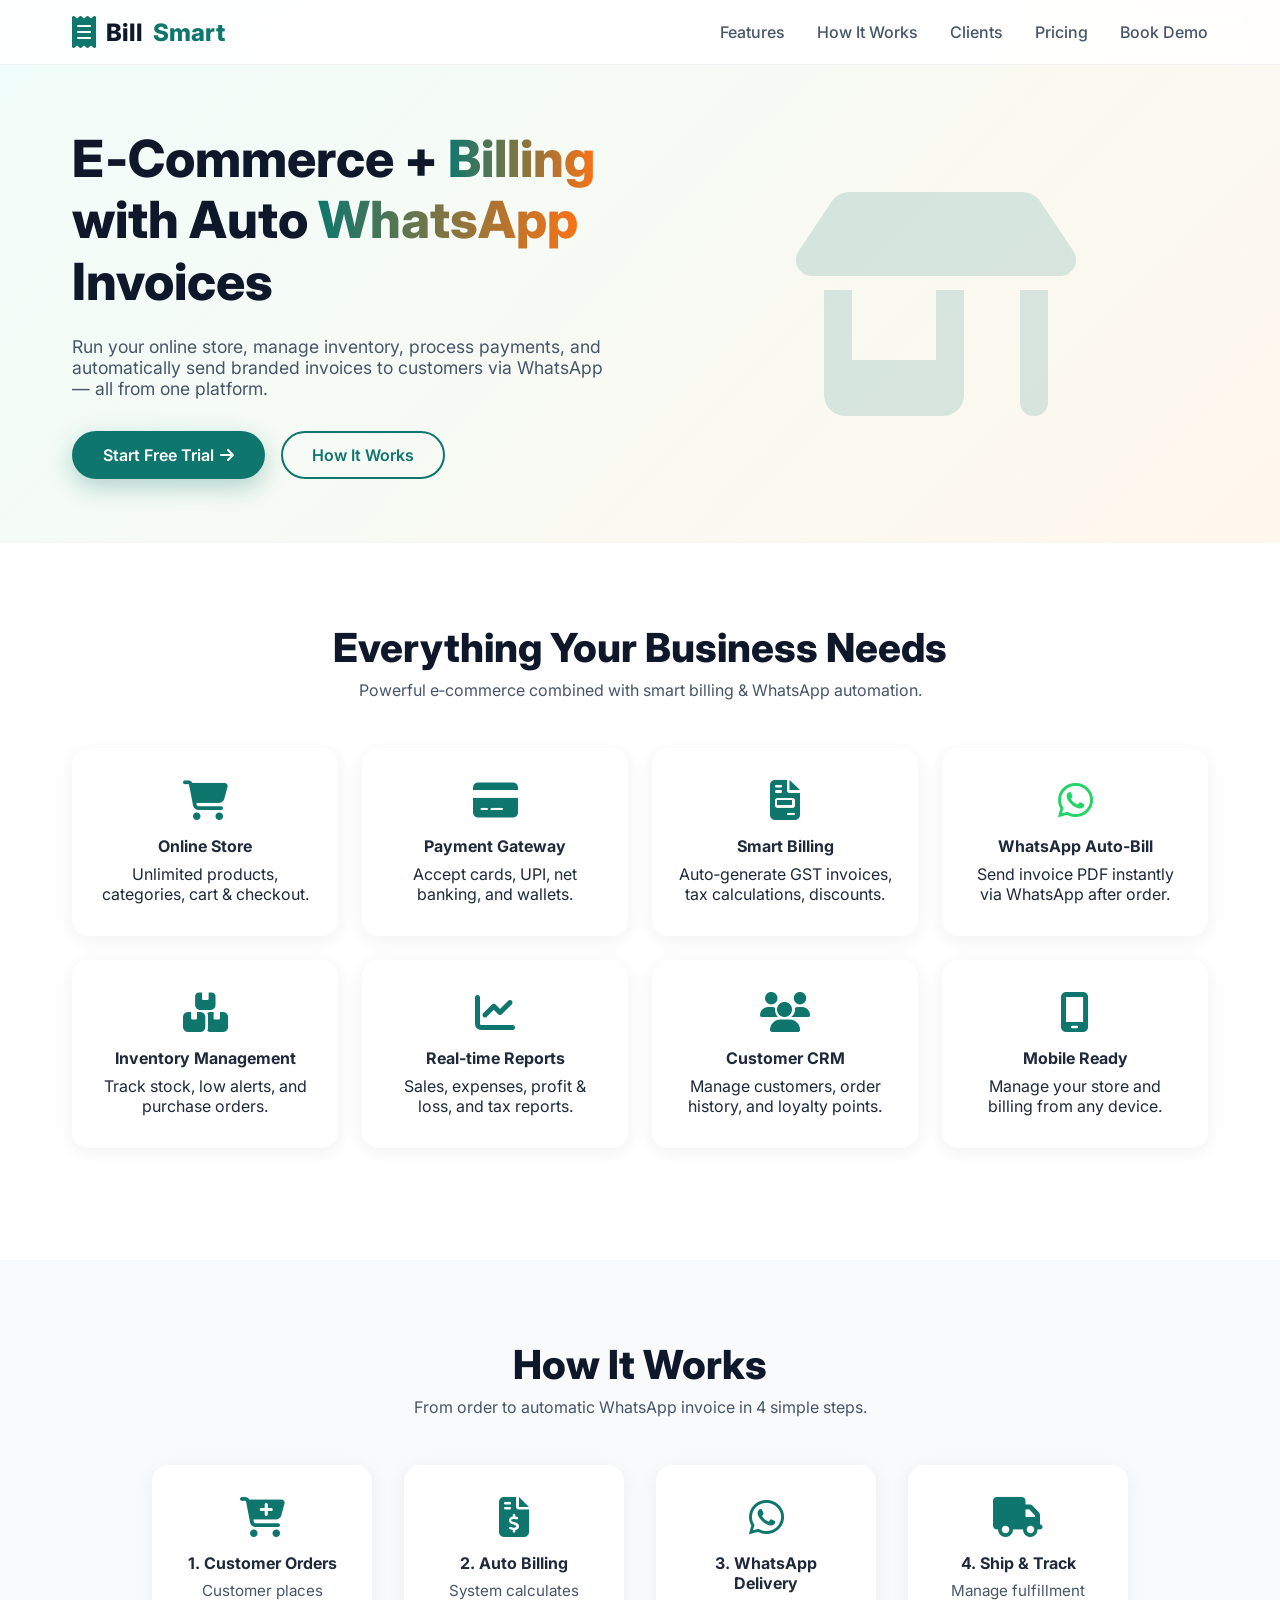
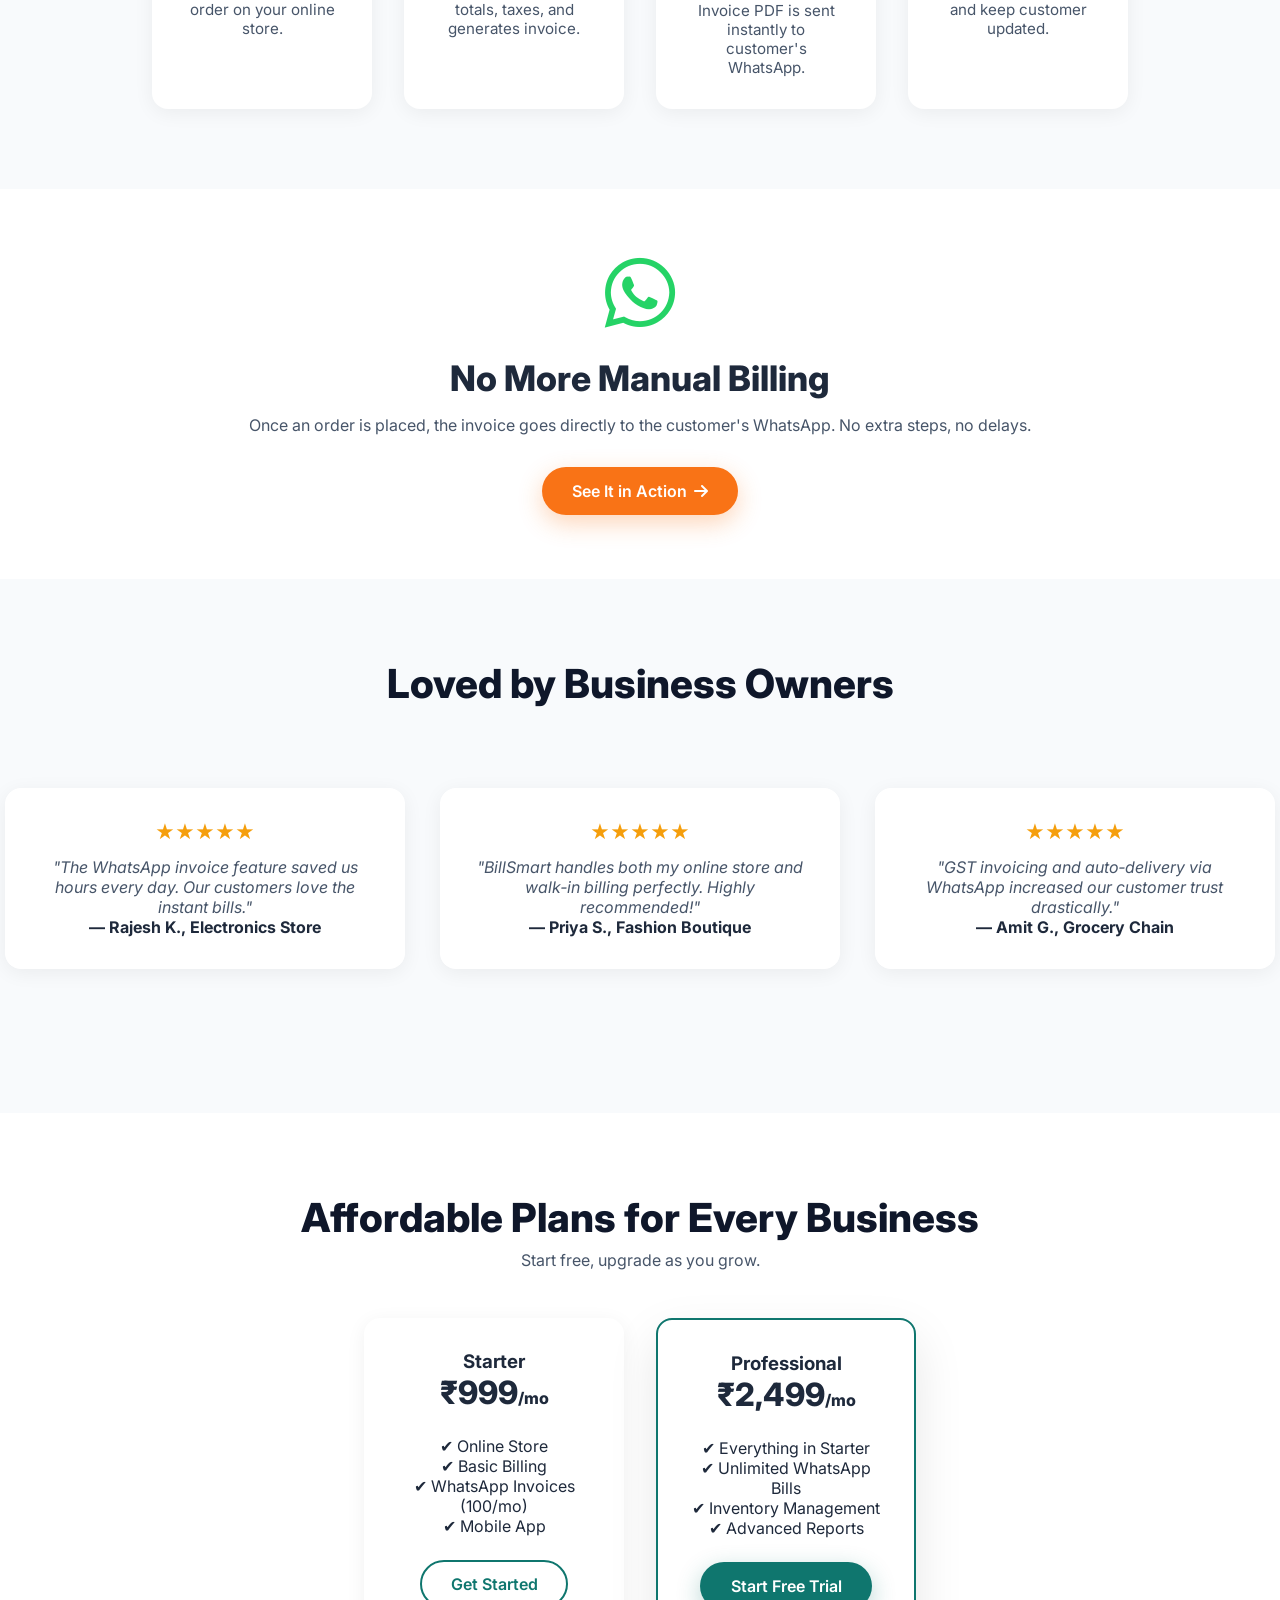
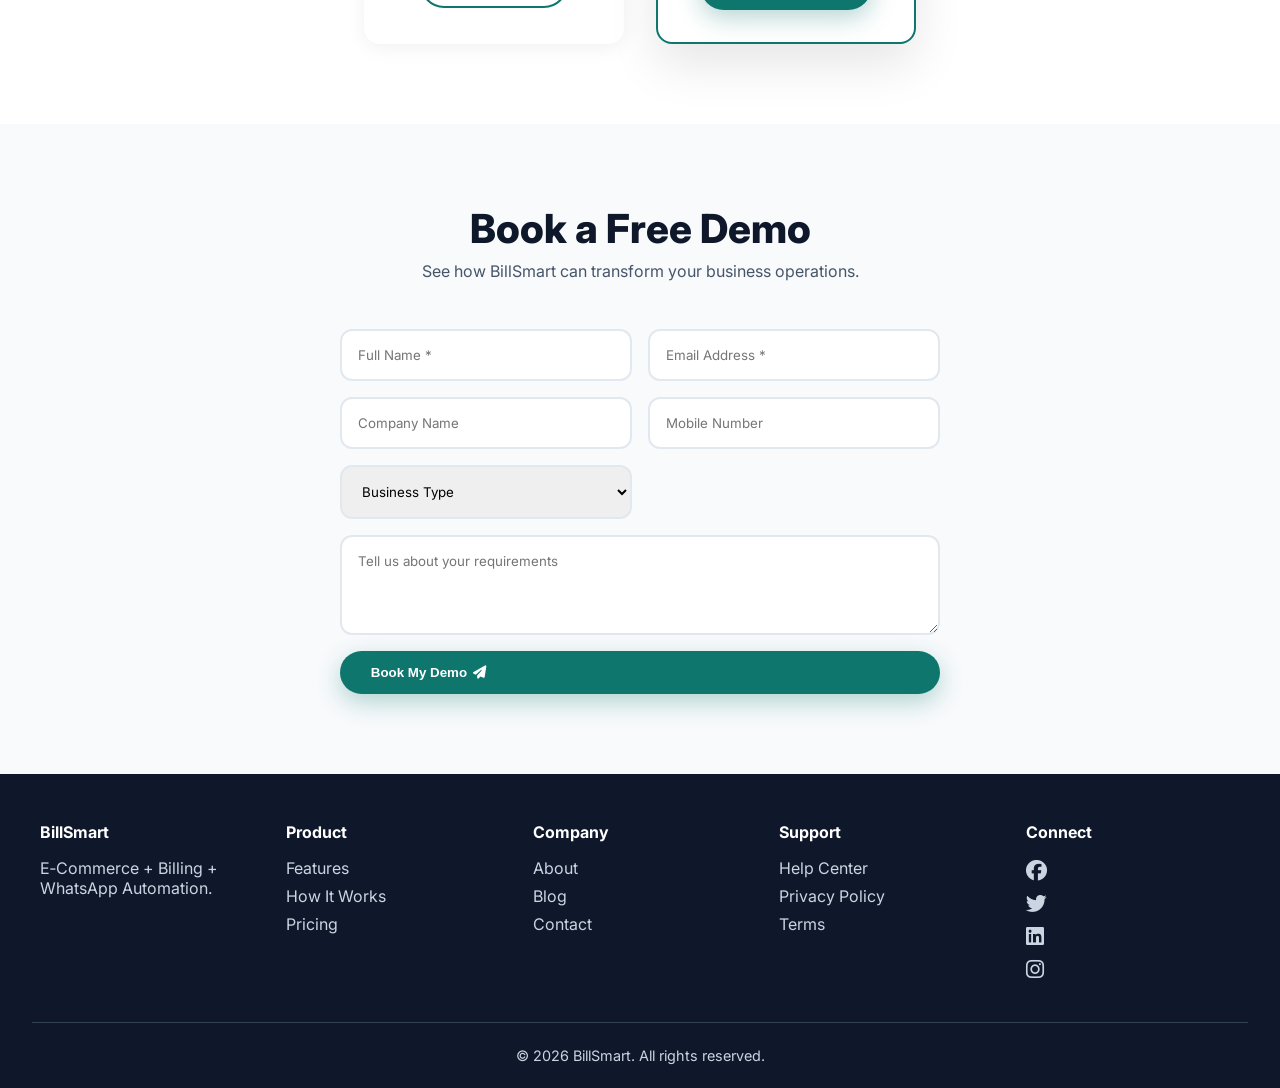
<file: eco.html>
<!DOCTYPE html>
<html lang="en">
<head>
    <meta charset="UTF-8">
    <meta name="viewport" content="width=device-width, initial-scale=1.0">
    <title>BillSmart | E‑Commerce + Billing + WhatsApp Invoicing</title>
    <!-- Font Awesome 6 -->
    <link rel="stylesheet" href="https://cdnjs.cloudflare.com/ajax/libs/font-awesome/6.4.0/css/all.min.css">
    <!-- Google Fonts -->
    <link href="https://fonts.googleapis.com/css2?family=Inter:wght@300;400;500;600;700;800;900&display=swap" rel="stylesheet">
    <!-- Swiper CSS for Testimonials -->
    <link rel="stylesheet" href="https://cdn.jsdelivr.net/npm/swiper@10/swiper-bundle.min.css">
    <style>
        :root {
            --primary: #0f766e;
            --primary-dark: #115e59;
            --accent: #f97316;
            --accent-hover: #ea580c;
            --dark: #0f172a;
            --gray-50: #f8fafc;
            --gray-100: #f1f5f9;
            --gray-200: #e2e8f0;
            --gray-600: #475569;
            --gray-800: #1e293b;
            --white: #ffffff;
            --shadow: 0 4px 20px rgba(0,0,0,0.06);
            --shadow-lg: 0 20px 50px rgba(0,0,0,0.1);
            --radius: 16px;
        }

        * { margin:0; padding:0; box-sizing:border-box; }
        html { scroll-behavior:smooth; scroll-padding-top:80px; }
        body {
            font-family: 'Inter', sans-serif;
            color: var(--gray-800);
            background: var(--white);
            overflow-x: hidden;
        }

        /* Navbar */
        .navbar {
            position: fixed; top:0; left:0; width:100%; z-index:1000;
            background: rgba(255,255,255,0.85); backdrop-filter: blur(15px);
            border-bottom: 1px solid rgba(0,0,0,0.05);
            transition: 0.3s;
        }
        .navbar.scrolled { background: rgba(255,255,255,0.95); box-shadow: var(--shadow); }
        .nav-container {
            display: flex; align-items:center; justify-content:space-between;
            max-width: 1200px; margin:0 auto; padding:1rem 2rem;
        }
        .logo {
            display: flex; align-items:center; gap:10px;
            text-decoration: none; font-weight:800; font-size:1.5rem; color: var(--dark);
        }
        .logo i { color: var(--primary); font-size:2rem; }
        .nav-links { display:flex; gap:2rem; list-style:none; }
        .nav-links a {
            text-decoration: none; color: var(--gray-600);
            font-weight:500; transition:0.2s;
        }
        .nav-links a:hover { color: var(--primary); }
        .btn {
            display:inline-flex; align-items:center; gap:0.4rem;
            padding:0.75rem 1.8rem; border-radius:50px;
            font-weight:600; text-decoration:none; transition:0.3s;
            border:2px solid transparent;
        }
        .btn-primary { background:var(--primary); color:white; box-shadow:0 8px 24px rgba(15,118,110,0.3); }
        .btn-primary:hover { background:var(--primary-dark); transform:translateY(-2px); }
        .btn-outline { border-color:var(--primary); color:var(--primary); }
        .btn-outline:hover { background:var(--primary); color:white; }
        .btn-accent { background:var(--accent); color:white; box-shadow:0 8px 24px rgba(249,115,22,0.3); }
        .btn-accent:hover { background:var(--accent-hover); transform:translateY(-2px); }

        /* Hero */
        .hero {
            padding:8rem 0 4rem;
            background: linear-gradient(135deg, #f0fdfa 0%, #fff7ed 100%);
            position: relative; overflow:hidden;
        }
        .hero-container {
            max-width:1200px; margin:0 auto; padding:0 2rem;
            display:grid; grid-template-columns:1fr 1fr; gap:3rem; align-items:center;
        }
        .hero-text h1 {
            font-size:3.2rem; font-weight:800; line-height:1.2; color:var(--dark);
        }
        .hero-text h1 span { background:linear-gradient(to right, var(--primary), var(--accent)); -webkit-background-clip:text; -webkit-text-fill-color:transparent; }
        .hero-text p { color:var(--gray-600); font-size:1.1rem; margin:1.5rem 0 2rem; }
        .hero-buttons { display:flex; gap:1rem; flex-wrap:wrap; }
        .hero-visual {
            display:flex; justify-content:center; align-items:center;
        }
        .hero-visual i { font-size:14rem; color:var(--primary); opacity:0.15; }

        /* Section titles */
        .section-title {
            text-align:center; max-width:700px; margin:0 auto 3rem;
        }
        .section-title h2 {
            font-size:2.5rem; font-weight:800; color:var(--dark);
        }
        .section-title p { color:var(--gray-600); margin-top:0.5rem; }

        /* Feature Cards */
        .features-grid {
            display:grid; grid-template-columns:repeat(auto-fit, minmax(260px,1fr));
            gap:1.5rem; max-width:1200px; margin:2rem auto; padding:0 2rem;
        }
        .feature-card {
            background:white; padding:2rem 1.5rem; border-radius:var(--radius);
            box-shadow:var(--shadow); text-align:center; transition:0.3s;
        }
        .feature-card:hover { transform:translateY(-5px); box-shadow:var(--shadow-lg); }
        .feature-card i { font-size:2.5rem; color:var(--primary); margin-bottom:1rem; }
        .feature-card.whatsapp i { color:#25D366; } /* WhatsApp green */
        .feature-card h4 { margin-bottom:0.5rem; }

        /* How it works steps */
        .steps-grid {
            display:flex; justify-content:center; gap:2rem; flex-wrap:wrap;
            max-width:1200px; margin:0 auto; padding:0 2rem;
        }
        .step {
            background:white; padding:2rem; border-radius:var(--radius);
            box-shadow:var(--shadow); text-align:center; width:220px;
            position: relative;
        }
        .step i { font-size:2.5rem; color:var(--primary); margin-bottom:1rem; }
        .step h4 { font-weight:700; margin-bottom:0.5rem; }
        .step p { color:var(--gray-600); font-size:0.95rem; }

        /* Testimonials */
        .swiper { padding:2rem 0 4rem; }
        .testimonial-card {
            background:white; padding:2rem; border-radius:var(--radius);
            box-shadow:var(--shadow); text-align:center; max-width:400px; margin:0 auto;
        }
        .testimonial-stars { color:#f59e0b; font-size:1.2rem; margin-bottom:0.8rem; }
        .testimonial-card p { font-style:italic; color:var(--gray-600); }

        /* Contact Form */
        .contact-form {
            max-width:600px; margin:0 auto;
            display:grid; grid-template-columns:1fr 1fr; gap:1rem;
        }
        .contact-form input, .contact-form textarea, .contact-form select {
            width:100%; padding:1rem; border:2px solid var(--gray-200);
            border-radius:12px; font-family:inherit; outline:none;
        }
        .contact-form textarea, .contact-form button { grid-column:span 2; }

        /* Footer */
        footer {
            background:var(--dark); color:#cbd5e1; padding:3rem 2rem 1.5rem;
        }
        .footer-grid {
            max-width:1200px; margin:0 auto;
            display:grid; grid-template-columns:repeat(auto-fit, minmax(150px,1fr));
            gap:2rem; margin-bottom:2rem;
        }
        .footer-grid h4 { color:white; margin-bottom:1rem; }
        .footer-grid a { color:#cbd5e1; text-decoration:none; display:block; margin-bottom:0.5rem; }
        .social-icons a { font-size:1.3rem; margin-right:0.8rem; color:#cbd5e1; }
        .bottom { text-align:center; border-top:1px solid #334155; padding-top:1.5rem; font-size:0.9rem; }

        @media (max-width:768px) {
            .hero-container { grid-template-columns:1fr; text-align:center; }
            .nav-links { display:none; }
            .contact-form { grid-template-columns:1fr; }
            .contact-form textarea, .contact-form button { grid-column:span 1; }
            .features-grid { grid-template-columns:1fr; }
        }
    </style>
</head>
<body>
    <!-- Navbar -->
    <nav class="navbar" id="navbar">
        <div class="nav-container">
            <a href="#" class="logo"><i class="fa-solid fa-receipt"></i> Bill<span style="color:var(--primary);">Smart</span></a>
            <ul class="nav-links">
                <li><a href="#features">Features</a></li>
                <li><a href="#how">How It Works</a></li>
                <li><a href="#testimonials">Clients</a></li>
                <li><a href="#pricing">Pricing</a></li>
                <li><a href="#demo">Book Demo</a></li>
            </ul>
        </div>
    </nav>

    <!-- Hero -->
    <section class="hero">
        <div class="hero-container">
            <div class="hero-text">
                <h1>E‑Commerce + <span>Billing</span> with Auto <span style="color:#25D366;">WhatsApp</span> Invoices</h1>
                <p>Run your online store, manage inventory, process payments, and automatically send branded invoices to customers via WhatsApp — all from one platform.</p>
                <div class="hero-buttons">
                    <a href="#demo" class="btn btn-primary">Start Free Trial <i class="fa-solid fa-arrow-right"></i></a>
                    <a href="#how" class="btn btn-outline">How It Works</a>
                </div>
            </div>
            <div class="hero-visual">
                <i class="fa-solid fa-store-alt"></i>
            </div>
        </div>
    </section>

    <!-- Core Features -->
    <section id="features" style="padding:5rem 0;">
        <div class="section-title">
            <h2>Everything Your Business Needs</h2>
            <p>Powerful e‑commerce combined with smart billing & WhatsApp automation.</p>
        </div>
        <div class="features-grid">
            <div class="feature-card">
                <i class="fa-solid fa-cart-shopping"></i>
                <h4>Online Store</h4>
                <p>Unlimited products, categories, cart & checkout.</p>
            </div>
            <div class="feature-card">
                <i class="fa-solid fa-credit-card"></i>
                <h4>Payment Gateway</h4>
                <p>Accept cards, UPI, net banking, and wallets.</p>
            </div>
            <div class="feature-card">
                <i class="fa-solid fa-file-invoice"></i>
                <h4>Smart Billing</h4>
                <p>Auto‑generate GST invoices, tax calculations, discounts.</p>
            </div>
            <div class="feature-card whatsapp">
                <i class="fa-brands fa-whatsapp"></i>
                <h4>WhatsApp Auto-Bill</h4>
                <p>Send invoice PDF instantly via WhatsApp after order.</p>
            </div>
            <div class="feature-card">
                <i class="fa-solid fa-boxes"></i>
                <h4>Inventory Management</h4>
                <p>Track stock, low alerts, and purchase orders.</p>
            </div>
            <div class="feature-card">
                <i class="fa-solid fa-chart-line"></i>
                <h4>Real‑time Reports</h4>
                <p>Sales, expenses, profit & loss, and tax reports.</p>
            </div>
            <div class="feature-card">
                <i class="fa-solid fa-users"></i>
                <h4>Customer CRM</h4>
                <p>Manage customers, order history, and loyalty points.</p>
            </div>
            <div class="feature-card">
                <i class="fa-solid fa-mobile-screen"></i>
                <h4>Mobile Ready</h4>
                <p>Manage your store and billing from any device.</p>
            </div>
        </div>
    </section>

    <!-- How It Works -->
    <section id="how" style="padding:5rem 0; background:var(--gray-50);">
        <div class="section-title">
            <h2>How It Works</h2>
            <p>From order to automatic WhatsApp invoice in 4 simple steps.</p>
        </div>
        <div class="steps-grid">
            <div class="step">
                <i class="fa-solid fa-cart-plus"></i>
                <h4>1. Customer Orders</h4>
                <p>Customer places order on your online store.</p>
            </div>
            <div class="step">
                <i class="fa-solid fa-file-invoice-dollar"></i>
                <h4>2. Auto Billing</h4>
                <p>System calculates totals, taxes, and generates invoice.</p>
            </div>
            <div class="step">
                <i class="fa-brands fa-whatsapp"></i>
                <h4>3. WhatsApp Delivery</h4>
                <p>Invoice PDF is sent instantly to customer's WhatsApp.</p>
            </div>
            <div class="step">
                <i class="fa-solid fa-truck"></i>
                <h4>4. Ship & Track</h4>
                <p>Manage fulfillment and keep customer updated.</p>
            </div>
        </div>
    </section>

    <!-- WhatsApp Demo Highlight -->
    <section style="padding:4rem 0; background:white;">
        <div class="container" style="max-width:900px; margin:0 auto; text-align:center;">
            <i class="fa-brands fa-whatsapp" style="font-size:5rem; color:#25D366; margin-bottom:1.5rem;"></i>
            <h2 style="font-size:2.2rem; font-weight:800;">No More Manual Billing</h2>
            <p style="color:var(--gray-600); margin:1rem 0 2rem;">Once an order is placed, the invoice goes directly to the customer's WhatsApp. No extra steps, no delays.</p>
            <a href="#demo" class="btn btn-accent">See It in Action <i class="fa-solid fa-arrow-right"></i></a>
        </div>
    </section>

    <!-- Testimonials -->
    <section id="testimonials" style="padding:5rem 0; background:var(--gray-50);">
        <div class="section-title"><h2>Loved by Business Owners</h2></div>
        <div class="swiper" id="testimonialSwiper">
            <div class="swiper-wrapper">
                <div class="swiper-slide"><div class="testimonial-card"><div class="testimonial-stars">★★★★★</div><p>"The WhatsApp invoice feature saved us hours every day. Our customers love the instant bills."</p><strong>— Rajesh K., Electronics Store</strong></div></div>
                <div class="swiper-slide"><div class="testimonial-card"><div class="testimonial-stars">★★★★★</div><p>"BillSmart handles both my online store and walk‑in billing perfectly. Highly recommended!"</p><strong>— Priya S., Fashion Boutique</strong></div></div>
                <div class="swiper-slide"><div class="testimonial-card"><div class="testimonial-stars">★★★★★</div><p>"GST invoicing and auto‑delivery via WhatsApp increased our customer trust drastically."</p><strong>— Amit G., Grocery Chain</strong></div></div>
            </div>
            <div class="swiper-pagination"></div>
        </div>
    </section>

    <!-- Pricing / CTA -->
    <section id="pricing" style="padding:5rem 0;">
        <div class="section-title">
            <h2>Affordable Plans for Every Business</h2>
            <p>Start free, upgrade as you grow.</p>
        </div>
        <div style="display:flex; justify-content:center; gap:2rem; flex-wrap:wrap; max-width:900px; margin:0 auto;">
            <div style="background:white; padding:2rem; border-radius:var(--radius); box-shadow:var(--shadow); width:260px; text-align:center;">
                <h3>Starter</h3>
                <div style="font-size:2rem; font-weight:800;">₹999<span style="font-size:1rem;">/mo</span></div>
                <ul style="list-style:none; margin:1.5rem 0;">
                    <li>✔ Online Store</li>
                    <li>✔ Basic Billing</li>
                    <li>✔ WhatsApp Invoices (100/mo)</li>
                    <li>✔ Mobile App</li>
                </ul>
                <a href="#" class="btn btn-outline">Get Started</a>
            </div>
            <div style="background:white; padding:2rem; border-radius:var(--radius); box-shadow:var(--shadow-lg); width:260px; text-align:center; border:2px solid var(--primary);">
                <h3>Professional</h3>
                <div style="font-size:2rem; font-weight:800;">₹2,499<span style="font-size:1rem;">/mo</span></div>
                <ul style="list-style:none; margin:1.5rem 0;">
                    <li>✔ Everything in Starter</li>
                    <li>✔ Unlimited WhatsApp Bills</li>
                    <li>✔ Inventory Management</li>
                    <li>✔ Advanced Reports</li>
                </ul>
                <a href="#" class="btn btn-primary">Start Free Trial</a>
            </div>
        </div>
    </section>

    <!-- Demo Form -->
    <section id="demo" style="padding:5rem 0; background:var(--gray-50);">
        <div class="section-title">
            <h2>Book a Free Demo</h2>
            <p>See how BillSmart can transform your business operations.</p>
        </div>
        <form id="demoForm" class="contact-form">
            <input type="text" placeholder="Full Name *" required>
            <input type="email" placeholder="Email Address *" required>
            <input type="text" placeholder="Company Name">
            <input type="tel" placeholder="Mobile Number">
            <select>
                <option>Business Type</option>
                <option>Retail Store</option>
                <option>Restaurant</option>
                <option>Wholesale</option>
                <option>Online Only</option>
                <option>Other</option>
            </select>
            <textarea rows="4" placeholder="Tell us about your requirements"></textarea>
            <button type="submit" class="btn btn-primary">Book My Demo <i class="fa-solid fa-paper-plane"></i></button>
        </form>
    </section>

    <!-- Footer -->
    <footer>
        <div class="footer-grid">
            <div>
                <h4>BillSmart</h4>
                <p>E‑Commerce + Billing + WhatsApp Automation.</p>
            </div>
            <div>
                <h4>Product</h4>
                <a href="#features">Features</a>
                <a href="#how">How It Works</a>
                <a href="#pricing">Pricing</a>
            </div>
            <div>
                <h4>Company</h4>
                <a href="#">About</a>
                <a href="#">Blog</a>
                <a href="#">Contact</a>
            </div>
            <div>
                <h4>Support</h4>
                <a href="#">Help Center</a>
                <a href="#">Privacy Policy</a>
                <a href="#">Terms</a>
            </div>
            <div>
                <h4>Connect</h4>
                <div class="social-icons">
                    <a href="#"><i class="fa-brands fa-facebook"></i></a>
                    <a href="#"><i class="fa-brands fa-twitter"></i></a>
                    <a href="#"><i class="fa-brands fa-linkedin"></i></a>
                    <a href="#"><i class="fa-brands fa-instagram"></i></a>
                </div>
            </div>
        </div>
        <div class="bottom">© 2026 BillSmart. All rights reserved.</div>
    </footer>

    <!-- Swiper JS -->
    <script src="https://cdn.jsdelivr.net/npm/swiper@10/swiper-bundle.min.js"></script>
    <script>
        // Navbar scroll effect
        window.addEventListener('scroll', () => {
            document.getElementById('navbar').classList.toggle('scrolled', window.scrollY > 50);
        });

        // Initialize Swiper
        new Swiper('#testimonialSwiper', {
            slidesPerView: 1,
            spaceBetween: 24,
            loop: true,
            autoplay: { delay: 3000 },
            pagination: { el: '.swiper-pagination', clickable: true },
            breakpoints: { 768: { slidesPerView: 2 }, 1024: { slidesPerView: 3 } }
        });

        // Demo form submission
        document.getElementById('demoForm').addEventListener('submit', function(e) {
            e.preventDefault();
            alert('Thank you! Our team will contact you shortly.');
            this.reset();
        });

        // Smooth scroll
        document.querySelectorAll('a[href^="#"]').forEach(anchor => {
            anchor.addEventListener('click', function(e) {
                e.preventDefault();
                const target = document.querySelector(this.getAttribute('href'));
                if (target) window.scrollTo({ top: target.offsetTop - 80, behavior: 'smooth' });
            });
        });
    </script>
</body>
</html>
</file>
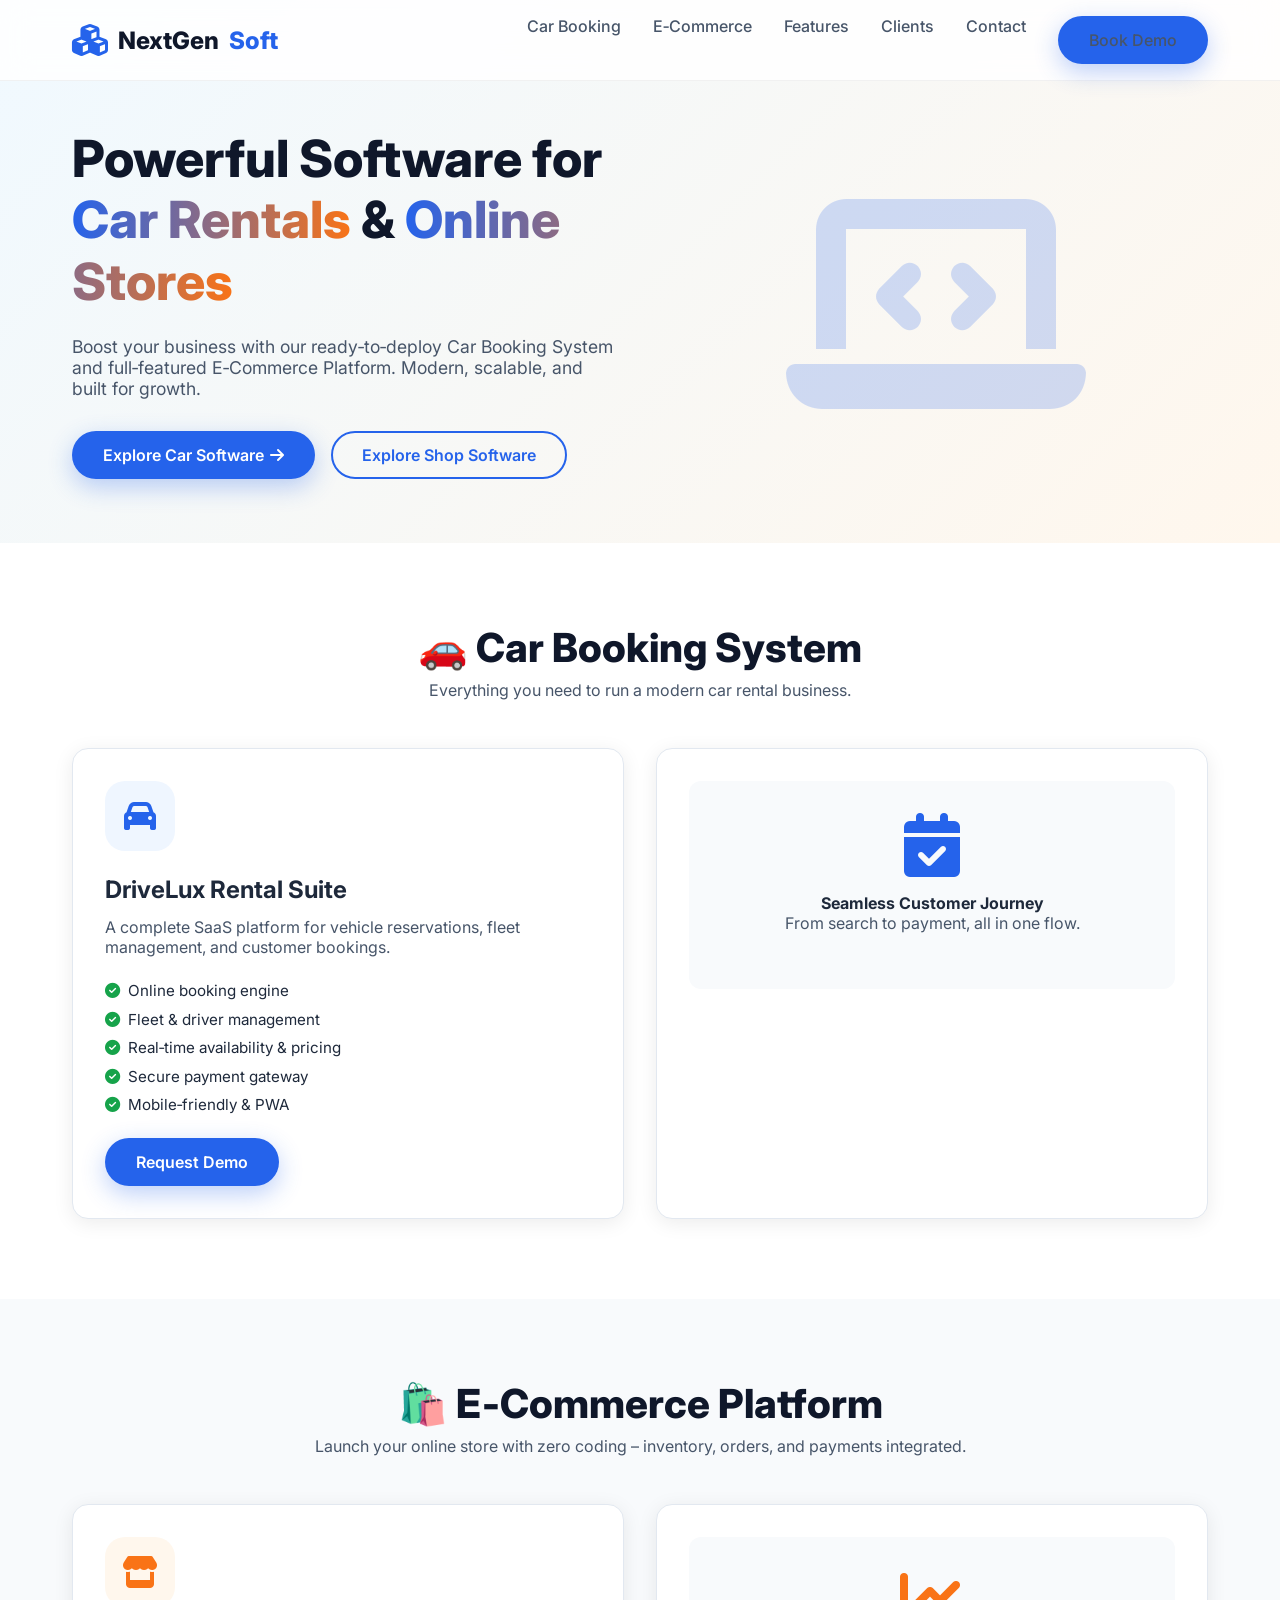
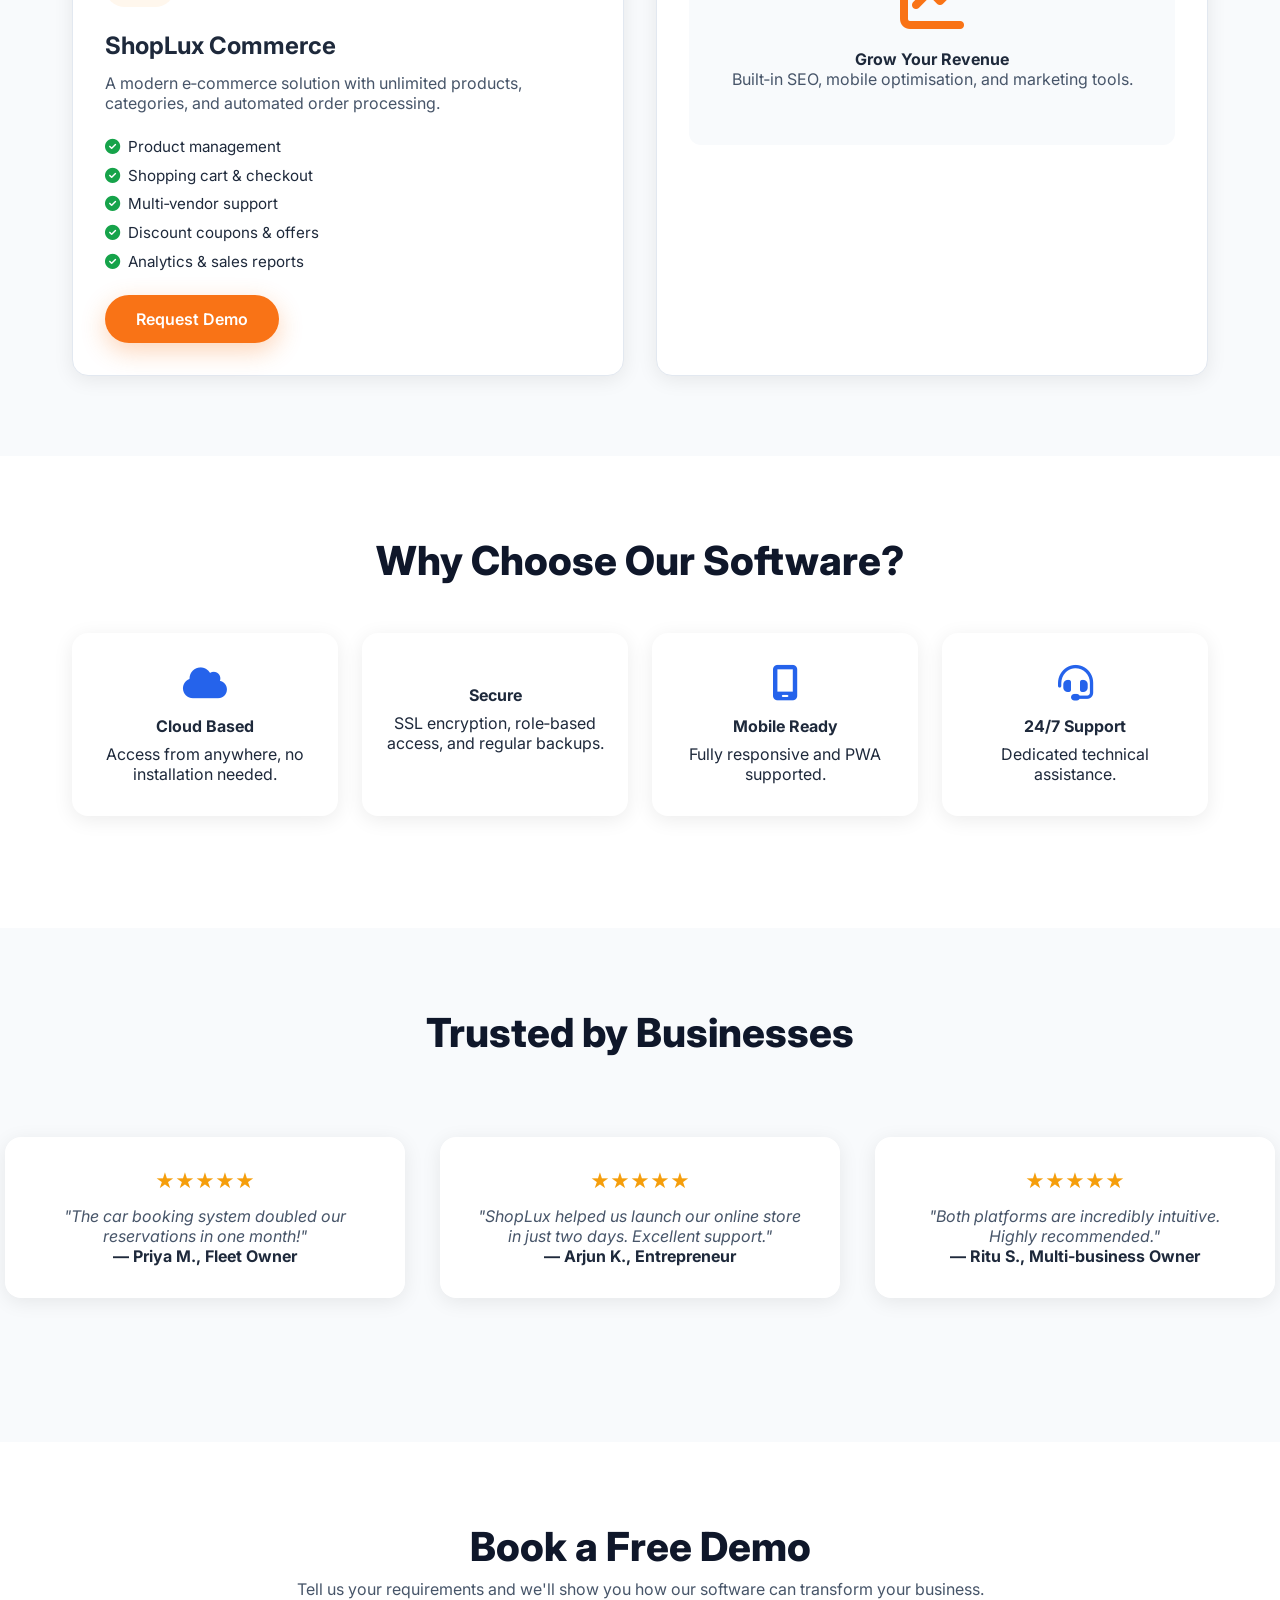
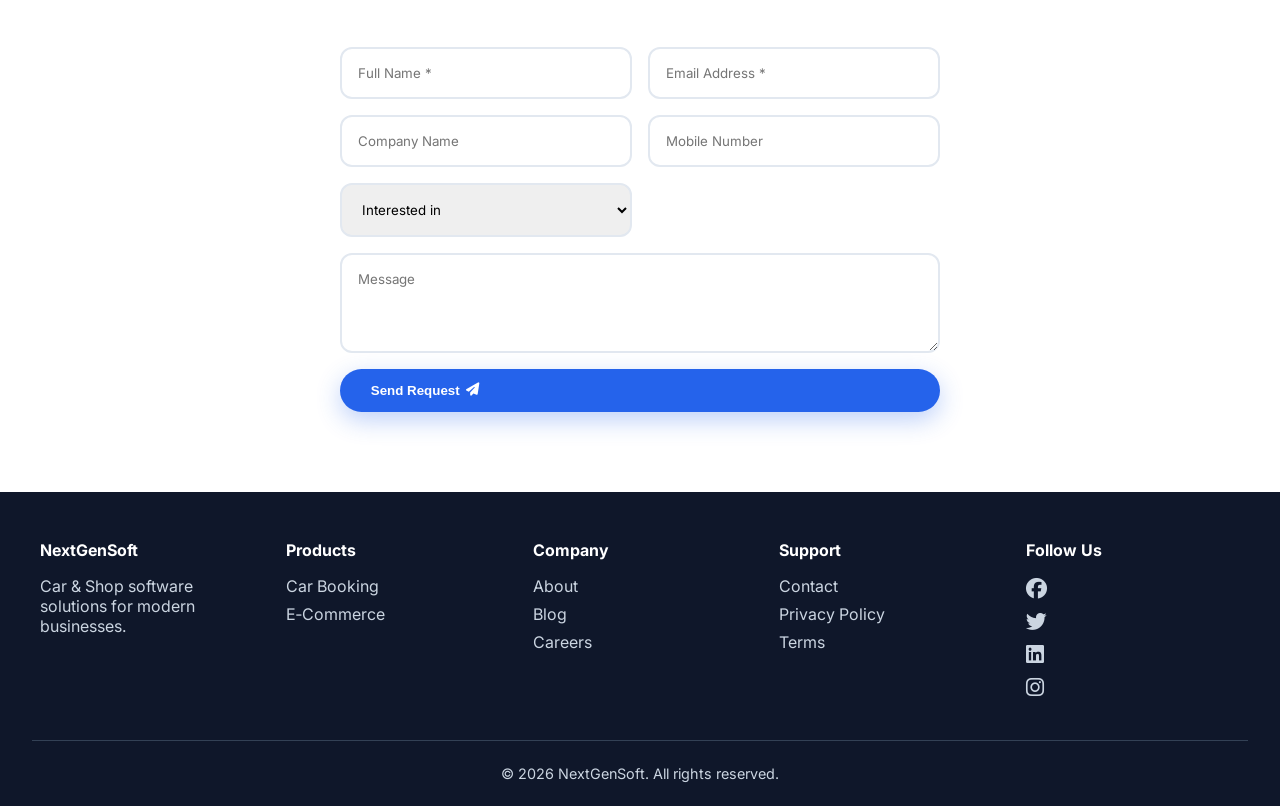
<file: marketing.html>
<!DOCTYPE html>
<html lang="en">
<head>
    <meta charset="UTF-8">
    <meta name="viewport" content="width=device-width, initial-scale=1.0">
    <title>NextGen Software | Car Booking & E‑Commerce Solutions</title>
    <!-- Font Awesome 6 -->
    <link rel="stylesheet" href="https://cdnjs.cloudflare.com/ajax/libs/font-awesome/6.4.0/css/all.min.css">
    <!-- Google Fonts -->
    <link href="https://fonts.googleapis.com/css2?family=Inter:wght@300;400;500;600;700;800;900&display=swap" rel="stylesheet">
    <!-- Swiper CSS for Testimonials -->
    <link rel="stylesheet" href="https://cdn.jsdelivr.net/npm/swiper@10/swiper-bundle.min.css">
    <style>
        :root {
            --primary: #2563eb;
            --primary-dark: #1d4ed8;
            --accent: #f97316;
            --accent-hover: #ea580c;
            --dark: #0f172a;
            --gray-50: #f8fafc;
            --gray-100: #f1f5f9;
            --gray-200: #e2e8f0;
            --gray-600: #475569;
            --gray-800: #1e293b;
            --white: #ffffff;
            --shadow: 0 4px 20px rgba(0,0,0,0.08);
            --shadow-lg: 0 20px 50px rgba(0,0,0,0.1);
            --radius: 16px;
        }

        * { margin:0; padding:0; box-sizing:border-box; }
        html { scroll-behavior:smooth; scroll-padding-top:80px; }
        body {
            font-family: 'Inter', sans-serif;
            color: var(--gray-800);
            background: var(--white);
            overflow-x: hidden;
        }

        /* Navbar */
        .navbar {
            position: fixed; top:0; left:0; width:100%; z-index:1000;
            background: rgba(255,255,255,0.85); backdrop-filter: blur(15px);
            border-bottom: 1px solid rgba(0,0,0,0.05);
            transition: 0.3s;
        }
        .navbar.scrolled { background: rgba(255,255,255,0.95); box-shadow: var(--shadow); }
        .nav-container {
            display: flex; align-items:center; justify-content:space-between;
            max-width: 1200px; margin:0 auto; padding:1rem 2rem;
        }
        .logo {
            display: flex; align-items:center; gap:10px;
            text-decoration: none; font-weight:800; font-size:1.5rem; color: var(--dark);
        }
        .logo i { color: var(--primary); font-size:2rem; }
        .nav-links { display:flex; gap:2rem; list-style:none; }
        .nav-links a {
            text-decoration: none; color: var(--gray-600);
            font-weight:500; transition:0.2s;
        }
        .nav-links a:hover { color: var(--primary); }
        .btn {
            display:inline-flex; align-items:center; gap:0.4rem;
            padding:0.75rem 1.8rem; border-radius:50px;
            font-weight:600; text-decoration:none; transition:0.3s;
            border:2px solid transparent;
        }
        .btn-primary { background:var(--primary); color:white; box-shadow:0 8px 24px rgba(37,99,235,0.3); }
        .btn-primary:hover { background:var(--primary-dark); transform:translateY(-2px); }
        .btn-outline { border-color:var(--primary); color:var(--primary); }
        .btn-outline:hover { background:var(--primary); color:white; }

        /* Hero */
        .hero {
            padding:8rem 0 4rem;
            background: linear-gradient(135deg, #f0f9ff 0%, #fff7ed 100%);
            position: relative; overflow:hidden;
        }
        .hero-container {
            max-width:1200px; margin:0 auto; padding:0 2rem;
            display:grid; grid-template-columns:1fr 1fr; gap:3rem; align-items:center;
        }
        .hero-text h1 {
            font-size:3.2rem; font-weight:800; line-height:1.2; color:var(--dark);
        }
        .hero-text h1 span { background:linear-gradient(to right, var(--primary), var(--accent)); -webkit-background-clip:text; -webkit-text-fill-color:transparent; }
        .hero-text p { color:var(--gray-600); font-size:1.1rem; margin:1.5rem 0 2rem; }
        .hero-buttons { display:flex; gap:1rem; flex-wrap:wrap; }
        .hero-visual { display:flex; justify-content:center; }
        .hero-visual i { font-size:15rem; color:var(--primary); opacity:0.2; }

        /* Section titles */
        .section-title {
            text-align:center; max-width:700px; margin:0 auto 3rem;
        }
        .section-title h2 {
            font-size:2.5rem; font-weight:800; color:var(--dark);
        }
        .section-title p { color:var(--gray-600); margin-top:0.5rem; }

        /* Product Cards */
        .product-grid {
            display:grid; grid-template-columns:repeat(auto-fit, minmax(350px, 1fr));
            gap:2rem; max-width:1200px; margin:0 auto; padding:0 2rem;
        }
        .product-card {
            background:white; border-radius:var(--radius);
            box-shadow:var(--shadow); padding:2rem;
            border:1px solid var(--gray-200); transition:0.3s;
        }
        .product-card:hover { transform:translateY(-8px); box-shadow:var(--shadow-lg); }
        .product-icon {
            width:70px; height:70px; border-radius:20px; display:flex;
            align-items:center; justify-content:center; font-size:2rem;
            margin-bottom:1.5rem;
        }
        .car-icon { background:#eff6ff; color:var(--primary); }
        .shop-icon { background:#fff7ed; color:var(--accent); }
        .product-card h3 { font-size:1.5rem; margin-bottom:0.8rem; }
        .product-card p { color:var(--gray-600); margin-bottom:1.5rem; }
        .feature-list { list-style:none; margin-bottom:1.5rem; }
        .feature-list li { display:flex; align-items:center; gap:0.5rem; margin-bottom:0.6rem; font-size:0.95rem; }

        /* Features section */
        .features-grid {
            display:grid; grid-template-columns:repeat(auto-fit, minmax(220px,1fr));
            gap:1.5rem; max-width:1200px; margin:2rem auto; padding:0 2rem;
        }
        .feature-item {
            background:white; padding:2rem 1.5rem; border-radius:var(--radius);
            box-shadow:var(--shadow); text-align:center; transition:0.3s;
        }
        .feature-item i { font-size:2.2rem; color:var(--primary); margin-bottom:1rem; }
        .feature-item h4 { margin-bottom:0.5rem; }

        /* Testimonials */
        .swiper { padding:2rem 0 4rem; }
        .testimonial-card {
            background:white; padding:2rem; border-radius:var(--radius);
            box-shadow:var(--shadow); text-align:center; max-width:400px; margin:0 auto;
        }
        .testimonial-stars { color:#f59e0b; font-size:1.2rem; margin-bottom:0.8rem; }
        .testimonial-card p { font-style:italic; color:var(--gray-600); }

        /* Contact */
        .contact-form {
            max-width:600px; margin:0 auto;
            display:grid; grid-template-columns:1fr 1fr; gap:1rem;
        }
        .contact-form input, .contact-form textarea {
            width:100%; padding:1rem; border:2px solid var(--gray-200);
            border-radius:12px; font-family:inherit; outline:none;
        }
        .contact-form textarea { grid-column:span 2; }
        .contact-form button { grid-column:span 2; }

        /* Footer */
        footer {
            background:var(--dark); color:#cbd5e1; padding:3rem 2rem 1.5rem;
        }
        .footer-grid {
            max-width:1200px; margin:0 auto;
            display:grid; grid-template-columns:repeat(auto-fit, minmax(150px,1fr));
            gap:2rem; margin-bottom:2rem;
        }
        .footer-grid h4 { color:white; margin-bottom:1rem; }
        .footer-grid a { color:#cbd5e1; text-decoration:none; display:block; margin-bottom:0.5rem; }
        .social-icons a { font-size:1.3rem; margin-right:0.8rem; color:#cbd5e1; }
        .bottom { text-align:center; border-top:1px solid #334155; padding-top:1.5rem; font-size:0.9rem; }

        @media (max-width:768px) {
            .hero-container { grid-template-columns:1fr; text-align:center; }
            .nav-links { display:none; }
            .contact-form { grid-template-columns:1fr; }
            .contact-form textarea, .contact-form button { grid-column:span 1; }
        }
    </style>
</head>
<body>
    <!-- Navbar -->
    <nav class="navbar" id="navbar">
        <div class="nav-container">
            <a href="#" class="logo"><i class="fa-solid fa-cubes"></i> NextGen<span style="color:var(--primary);">Soft</span></a>
            <ul class="nav-links">
                <li><a href="#car">Car Booking</a></li>
                <li><a href="#shop">E‑Commerce</a></li>
                <li><a href="#features">Features</a></li>
                <li><a href="#testimonials">Clients</a></li>
                <li><a href="#contact">Contact</a></li>
                <li><a href="#demo" class="btn btn-primary">Book Demo</a></li>
            </ul>
        </div>
    </nav>

    <!-- Hero -->
    <section class="hero">
        <div class="hero-container">
            <div class="hero-text">
                <h1>Powerful Software for <span>Car Rentals</span> & <span>Online Stores</span></h1>
                <p>Boost your business with our ready‑to‑deploy Car Booking System and full‑featured E‑Commerce Platform. Modern, scalable, and built for growth.</p>
                <div class="hero-buttons">
                    <a href="#car" class="btn btn-primary">Explore Car Software <i class="fa-solid fa-arrow-right"></i></a>
                    <a href="#shop" class="btn btn-outline">Explore Shop Software</a>
                </div>
            </div>
            <div class="hero-visual">
                <i class="fa-solid fa-laptop-code"></i>
            </div>
        </div>
    </section>

    <!-- Product Showcase: Car Booking -->
    <section id="car" style="padding:5rem 0;">
        <div class="section-title">
            <h2>🚗 Car Booking System</h2>
            <p>Everything you need to run a modern car rental business.</p>
        </div>
        <div class="product-grid">
            <div class="product-card">
                <div class="product-icon car-icon"><i class="fa-solid fa-car"></i></div>
                <h3>DriveLux Rental Suite</h3>
                <p>A complete SaaS platform for vehicle reservations, fleet management, and customer bookings.</p>
                <ul class="feature-list">
                    <li><i class="fa-solid fa-check-circle" style="color:#16a34a;"></i> Online booking engine</li>
                    <li><i class="fa-solid fa-check-circle" style="color:#16a34a;"></i> Fleet & driver management</li>
                    <li><i class="fa-solid fa-check-circle" style="color:#16a34a;"></i> Real‑time availability & pricing</li>
                    <li><i class="fa-solid fa-check-circle" style="color:#16a34a;"></i> Secure payment gateway</li>
                    <li><i class="fa-solid fa-check-circle" style="color:#16a34a;"></i> Mobile‑friendly & PWA</li>
                </ul>
                <a href="#demo" class="btn btn-primary">Request Demo</a>
            </div>
            <div class="product-card">
                <div style="text-align:center; padding:2rem 0; background:#f8fafc; border-radius:12px;">
                    <i class="fa-solid fa-calendar-check" style="font-size:4rem; color:var(--primary);"></i>
                    <h4 style="margin-top:1rem;">Seamless Customer Journey</h4>
                    <p style="color:var(--gray-600);">From search to payment, all in one flow.</p>
                </div>
            </div>
        </div>
    </section>

    <!-- Product Showcase: E‑Commerce -->
    <section id="shop" style="padding:5rem 0; background:var(--gray-50);">
        <div class="section-title">
            <h2>🛍️ E‑Commerce Platform</h2>
            <p>Launch your online store with zero coding – inventory, orders, and payments integrated.</p>
        </div>
        <div class="product-grid">
            <div class="product-card">
                <div class="product-icon shop-icon"><i class="fa-solid fa-store"></i></div>
                <h3>ShopLux Commerce</h3>
                <p>A modern e‑commerce solution with unlimited products, categories, and automated order processing.</p>
                <ul class="feature-list">
                    <li><i class="fa-solid fa-check-circle" style="color:#16a34a;"></i> Product management</li>
                    <li><i class="fa-solid fa-check-circle" style="color:#16a34a;"></i> Shopping cart & checkout</li>
                    <li><i class="fa-solid fa-check-circle" style="color:#16a34a;"></i> Multi‑vendor support</li>
                    <li><i class="fa-solid fa-check-circle" style="color:#16a34a;"></i> Discount coupons & offers</li>
                    <li><i class="fa-solid fa-check-circle" style="color:#16a34a;"></i> Analytics & sales reports</li>
                </ul>
                <a href="#demo" class="btn btn-primary" style="background:var(--accent); box-shadow:0 8px 24px rgba(249,115,22,0.3);">Request Demo</a>
            </div>
            <div class="product-card">
                <div style="text-align:center; padding:2rem 0; background:#f8fafc; border-radius:12px;">
                    <i class="fa-solid fa-chart-line" style="font-size:4rem; color:var(--accent);"></i>
                    <h4 style="margin-top:1rem;">Grow Your Revenue</h4>
                    <p style="color:var(--gray-600);">Built‑in SEO, mobile optimisation, and marketing tools.</p>
                </div>
            </div>
        </div>
    </section>

    <!-- Common Features -->
    <section id="features" style="padding:5rem 0;">
        <div class="section-title">
            <h2>Why Choose Our Software?</h2>
        </div>
        <div class="features-grid">
            <div class="feature-item">
                <i class="fa-solid fa-cloud"></i>
                <h4>Cloud Based</h4>
                <p>Access from anywhere, no installation needed.</p>
            </div>
            <div class="feature-item">
                <i class="fa-solid fa-shield-haltered"></i>
                <h4>Secure</h4>
                <p>SSL encryption, role‑based access, and regular backups.</p>
            </div>
            <div class="feature-item">
                <i class="fa-solid fa-mobile-screen"></i>
                <h4>Mobile Ready</h4>
                <p>Fully responsive and PWA supported.</p>
            </div>
            <div class="feature-item">
                <i class="fa-solid fa-headset"></i>
                <h4>24/7 Support</h4>
                <p>Dedicated technical assistance.</p>
            </div>
        </div>
    </section>

    <!-- Testimonials -->
    <section id="testimonials" style="padding:5rem 0; background:var(--gray-50);">
        <div class="section-title"><h2>Trusted by Businesses</h2></div>
        <div class="swiper" id="testimonialSwiper">
            <div class="swiper-wrapper">
                <div class="swiper-slide"><div class="testimonial-card"><div class="testimonial-stars">★★★★★</div><p>"The car booking system doubled our reservations in one month!"</p><strong>— Priya M., Fleet Owner</strong></div></div>
                <div class="swiper-slide"><div class="testimonial-card"><div class="testimonial-stars">★★★★★</div><p>"ShopLux helped us launch our online store in just two days. Excellent support."</p><strong>— Arjun K., Entrepreneur</strong></div></div>
                <div class="swiper-slide"><div class="testimonial-card"><div class="testimonial-stars">★★★★★</div><p>"Both platforms are incredibly intuitive. Highly recommended."</p><strong>— Ritu S., Multi‑business Owner</strong></div></div>
            </div>
            <div class="swiper-pagination"></div>
        </div>
    </section>

    <!-- Contact / Demo Form -->
    <section id="demo" style="padding:5rem 0;">
        <div class="section-title">
            <h2>Book a Free Demo</h2>
            <p>Tell us your requirements and we'll show you how our software can transform your business.</p>
        </div>
        <form id="demoForm" class="contact-form">
            <input type="text" placeholder="Full Name *" required>
            <input type="email" placeholder="Email Address *" required>
            <input type="text" placeholder="Company Name">
            <input type="tel" placeholder="Mobile Number">
            <select style="width:100%; padding:1rem; border:2px solid var(--gray-200); border-radius:12px; font-family:inherit;">
                <option>Interested in</option>
                <option>Car Booking Software</option>
                <option>E‑Commerce Software</option>
                <option>Both</option>
            </select>
            <textarea rows="4" placeholder="Message"></textarea>
            <button type="submit" class="btn btn-primary">Send Request <i class="fa-solid fa-paper-plane"></i></button>
        </form>
    </section>

    <!-- Footer -->
    <footer>
        <div class="footer-grid">
            <div>
                <h4>NextGenSoft</h4>
                <p>Car & Shop software solutions for modern businesses.</p>
            </div>
            <div>
                <h4>Products</h4>
                <a href="#car">Car Booking</a>
                <a href="#shop">E‑Commerce</a>
            </div>
            <div>
                <h4>Company</h4>
                <a href="#">About</a>
                <a href="#">Blog</a>
                <a href="#">Careers</a>
            </div>
            <div>
                <h4>Support</h4>
                <a href="#contact">Contact</a>
                <a href="#">Privacy Policy</a>
                <a href="#">Terms</a>
            </div>
            <div>
                <h4>Follow Us</h4>
                <div class="social-icons">
                    <a href="#"><i class="fa-brands fa-facebook"></i></a>
                    <a href="#"><i class="fa-brands fa-twitter"></i></a>
                    <a href="#"><i class="fa-brands fa-linkedin"></i></a>
                    <a href="#"><i class="fa-brands fa-instagram"></i></a>
                </div>
            </div>
        </div>
        <div class="bottom">© 2026 NextGenSoft. All rights reserved.</div>
    </footer>

    <!-- Swiper JS -->
    <script src="https://cdn.jsdelivr.net/npm/swiper@10/swiper-bundle.min.js"></script>
    <script>
        // Navbar scroll effect
        window.addEventListener('scroll', () => {
            document.getElementById('navbar').classList.toggle('scrolled', window.scrollY > 50);
        });

        // Initialize Swiper
        new Swiper('#testimonialSwiper', {
            slidesPerView: 1,
            spaceBetween: 24,
            loop: true,
            autoplay: { delay: 3000 },
            pagination: { el: '.swiper-pagination', clickable: true },
            breakpoints: { 768: { slidesPerView: 2 }, 1024: { slidesPerView: 3 } }
        });

        // Demo form submission
        document.getElementById('demoForm').addEventListener('submit', function(e) {
            e.preventDefault();
            alert('Thank you! Our team will reach out within 24 hours.');
            this.reset();
        });

        // Smooth scroll
        document.querySelectorAll('a[href^="#"]').forEach(anchor => {
            anchor.addEventListener('click', function(e) {
                e.preventDefault();
                const target = document.querySelector(this.getAttribute('href'));
                if (target) window.scrollTo({ top: target.offsetTop - 80, behavior: 'smooth' });
            });
        });
    </script>
</body>
</html>
</file>
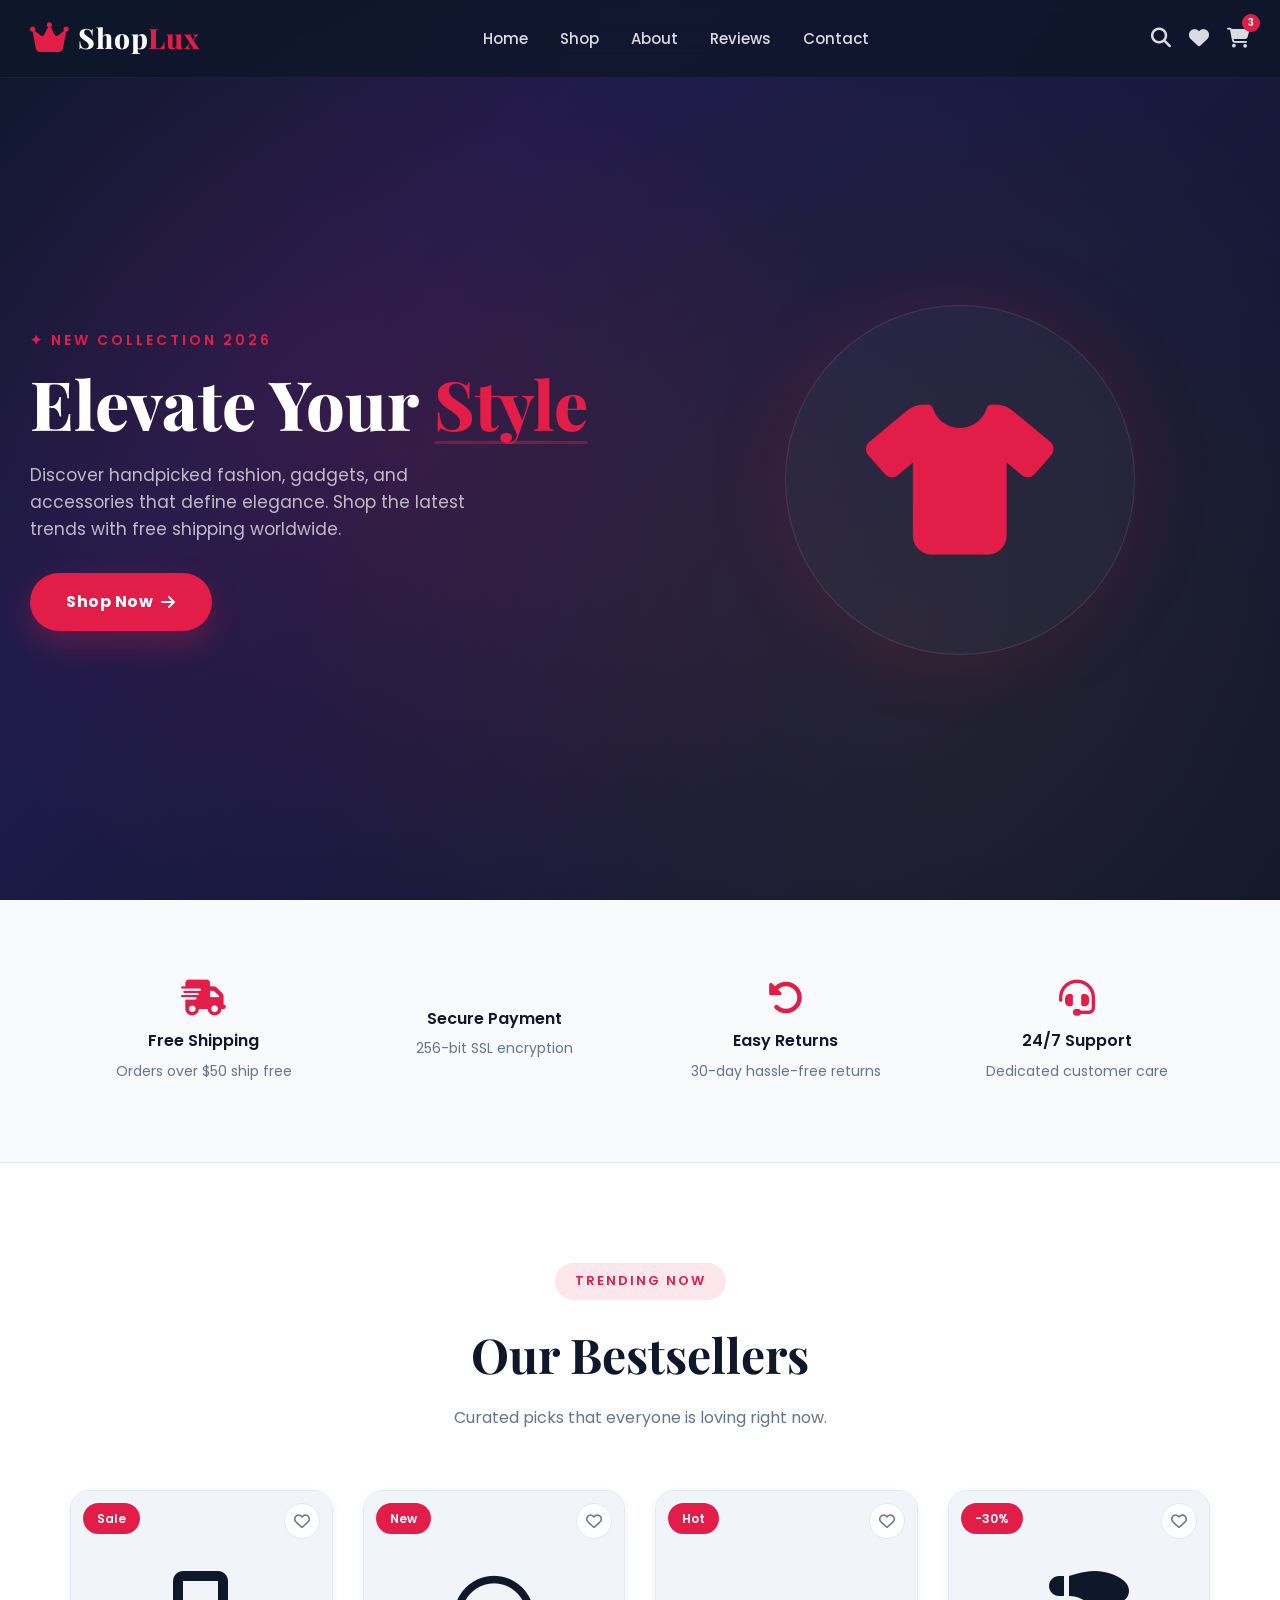
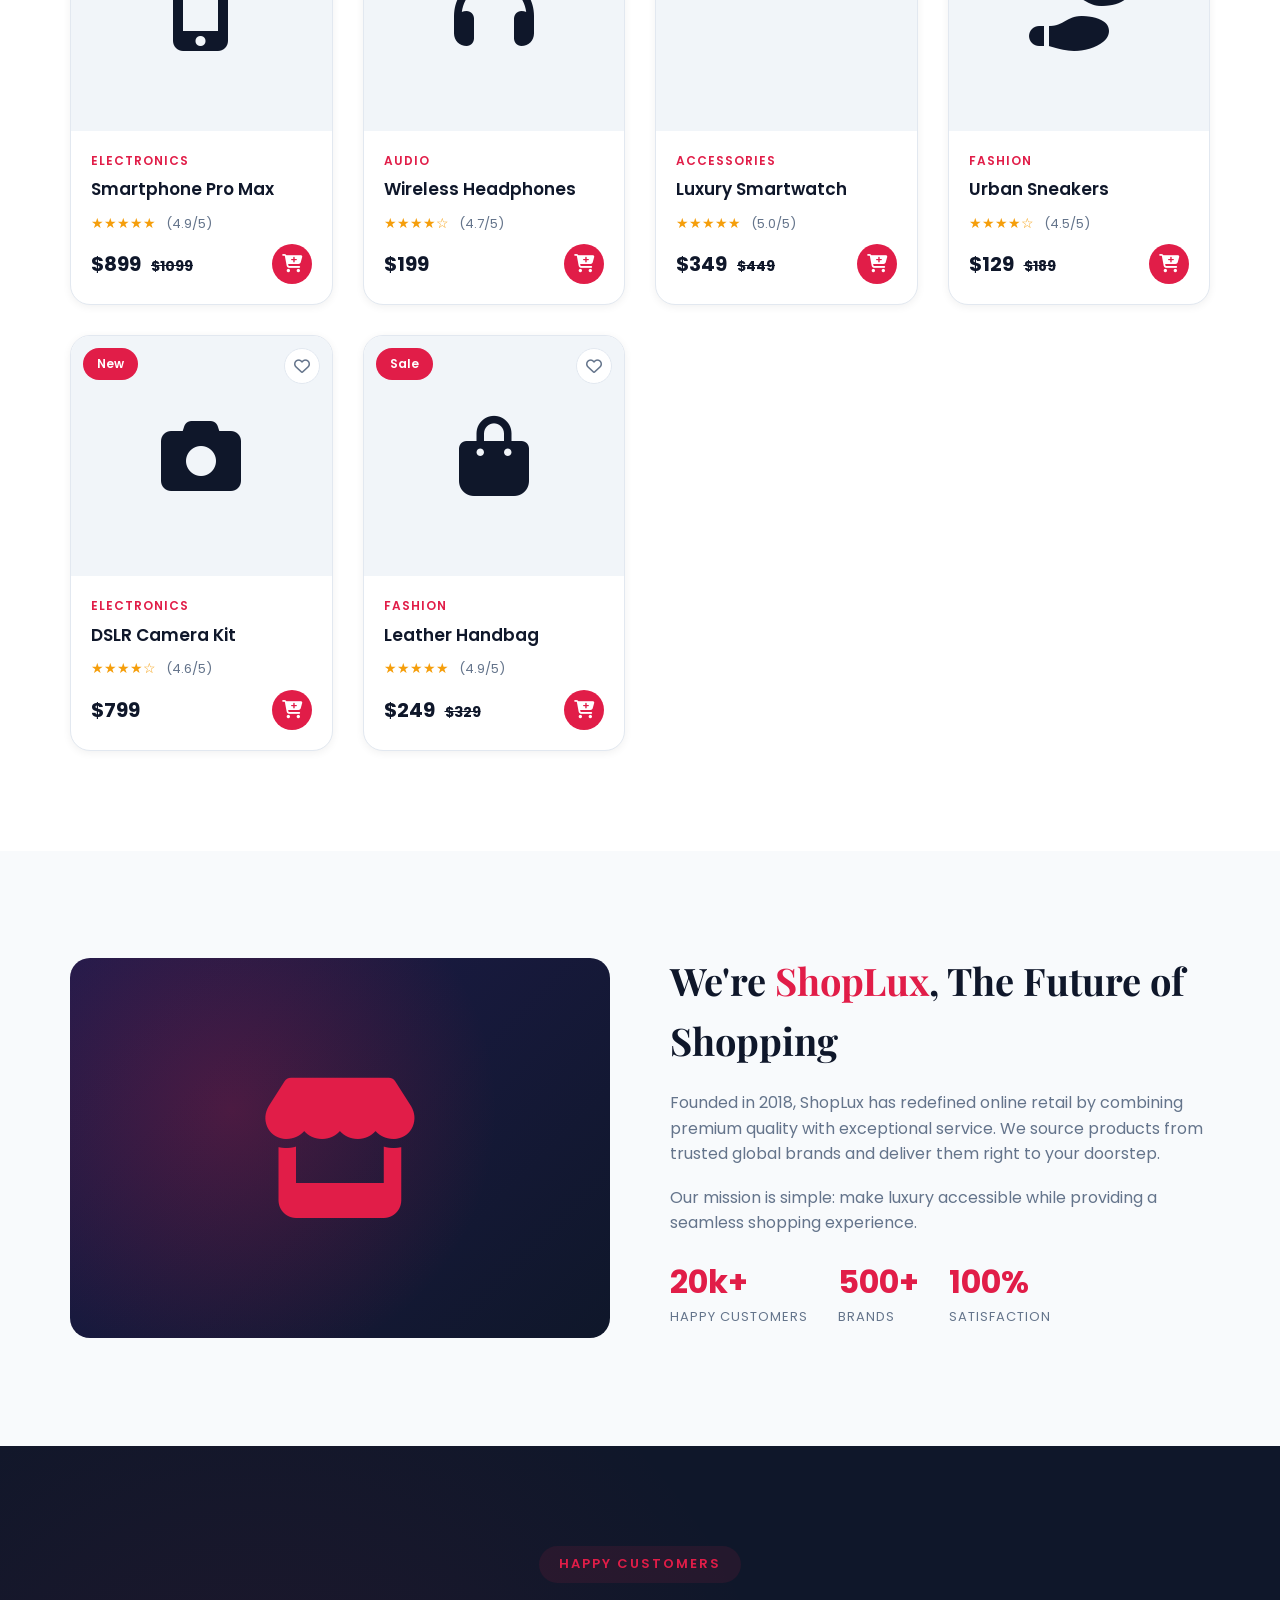
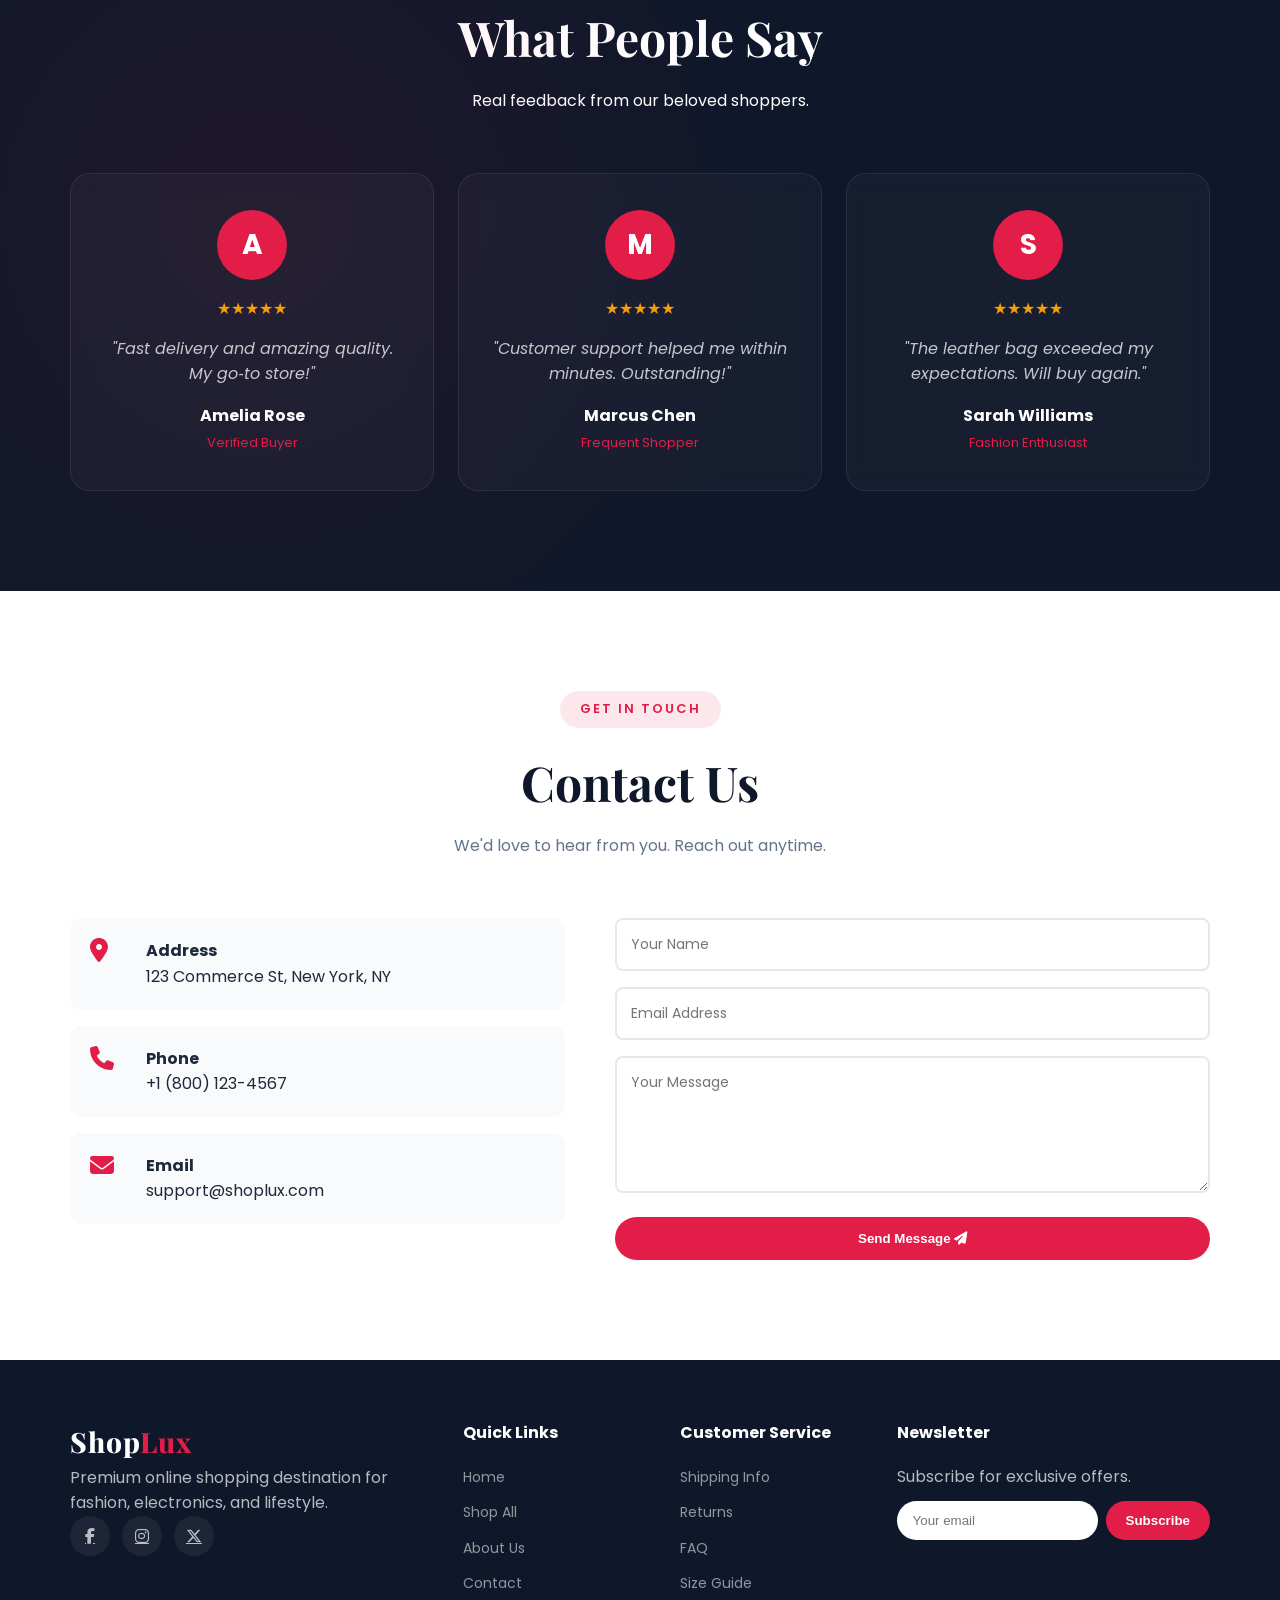
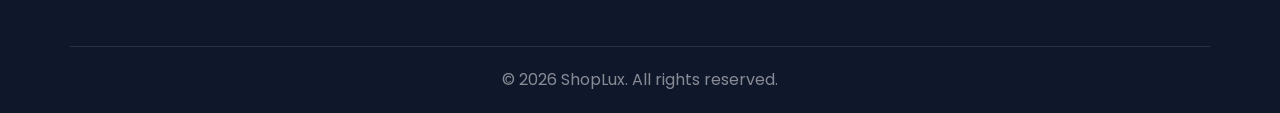
<file: shop.html>
<!DOCTYPE html>
<html lang="en">
<head>
    <meta charset="UTF-8">
    <meta name="viewport" content="width=device-width, initial-scale=1.0">
    <title>ShopLux | Premium Online Store</title>
    <!-- Font Awesome 6 -->
    <link rel="stylesheet" href="https://cdnjs.cloudflare.com/ajax/libs/font-awesome/6.4.0/css/all.min.css">
    <!-- Google Fonts -->
    <link href="https://fonts.googleapis.com/css2?family=Poppins:wght@300;400;500;600;700;800;900&family=Playfair+Display:wght@600;700;800&display=swap" rel="stylesheet">
    <!-- Swiper CSS -->
    <link rel="stylesheet" href="https://cdn.jsdelivr.net/npm/swiper@10/swiper-bundle.min.css">
    <style>
        :root {
            --primary: #0f172a;
            --primary-light: #1e293b;
            --accent: #e11d48;
            --accent-hover: #be123c;
            --gold: #f59e0b;
            --white: #ffffff;
            --gray-50: #f8fafc;
            --gray-100: #f1f5f9;
            --gray-200: #e2e8f0;
            --gray-300: #cbd5e1;
            --gray-600: #64748b;
            --gray-800: #1e293b;
            --shadow-sm: 0 2px 8px rgba(0,0,0,0.06);
            --shadow-md: 0 8px 32px rgba(0,0,0,0.1);
            --shadow-lg: 0 20px 60px rgba(0,0,0,0.15);
            --radius-sm: 8px;
            --radius: 12px;
            --radius-lg: 20px;
            --radius-xl: 28px;
            --transition: 0.3s cubic-bezier(0.4,0,0.2,1);
            --transition-slow: 0.5s cubic-bezier(0.4,0,0.2,1);
        }

        * { margin:0; padding:0; box-sizing:border-box; }
        html { scroll-behavior:smooth; scroll-padding-top:80px; }
        body {
            font-family: 'Poppins', sans-serif;
            background-color: var(--white);
            color: var(--gray-800);
            line-height: 1.6;
            overflow-x: hidden;
            -webkit-font-smoothing: antialiased;
        }

        /* Preloader */
        .preloader {
            position: fixed; inset:0; background:var(--primary); z-index:99999;
            display: flex; align-items:center; justify-content:center;
            transition: opacity 0.6s ease, visibility 0.6s ease;
        }
        .preloader.hidden { opacity:0; visibility:hidden; pointer-events:none; }
        .preloader .loader-icon {
            font-size: 64px; color: var(--accent);
            animation: bounce 0.7s ease-in-out infinite alternate;
        }
        @keyframes bounce {
            0% { transform: translateY(0); }
            100% { transform: translateY(-20px); }
        }

        /* Navbar */
        .navbar {
            position: fixed; top:0; left:0; width:100%; z-index:1000;
            padding: 16px 0; transition: var(--transition-slow);
            background: rgba(15,23,42,0.85);
            backdrop-filter: blur(20px);
            -webkit-backdrop-filter: blur(20px);
            border-bottom: 1px solid rgba(255,255,255,0.05);
        }
        .navbar.scrolled {
            background: rgba(15,23,42,0.95);
            padding: 10px 0;
            box-shadow: var(--shadow-lg);
        }
        .navbar .container {
            display: flex; align-items:center; justify-content:space-between;
            max-width: 1300px; margin:0 auto; padding:0 30px;
        }
        .logo {
            display: flex; align-items:center; gap:10px;
            text-decoration: none; z-index:1001;
        }
        .logo i { font-size: 34px; color: var(--accent); }
        .logo-text {
            font-family: 'Playfair Display', serif;
            font-size: 28px; font-weight: 800;
            color: var(--white); letter-spacing: 1px;
        }
        .logo-text span { color: var(--accent); }
        .nav-links {
            display: flex; align-items:center; gap: 32px; list-style: none;
        }
        .nav-links a {
            text-decoration: none; color: rgba(255,255,255,0.85);
            font-weight: 500; font-size: 15px; position: relative;
            padding: 6px 0; transition: var(--transition);
        }
        .nav-links a::after {
            content:''; position:absolute; bottom:0; left:0; width:0; height:2px;
            background:var(--accent); transition:var(--transition); border-radius:2px;
        }
        .nav-links a:hover { color: var(--white); }
        .nav-links a:hover::after { width:100%; }
        .nav-icons {
            display: flex; align-items:center; gap: 18px; z-index:1001;
        }
        .nav-icons a {
            color: rgba(255,255,255,0.85); font-size: 20px;
            transition: var(--transition); position: relative;
        }
        .nav-icons a:hover { color: var(--accent); }
        .cart-count {
            position: absolute; top:-8px; right:-10px;
            background:var(--accent); color:white; font-size:10px;
            width:18px; height:18px; border-radius:50%;
            display:flex; align-items:center; justify-content:center;
            font-weight: 600;
        }
        .hamburger {
            display: none; flex-direction: column; cursor: pointer; gap:6px; z-index:1001;
        }
        .hamburger span {
            width: 28px; height: 3px; background: var(--white); border-radius: 3px; transition: var(--transition);
        }
        .hamburger.active span:nth-child(1) { transform:rotate(45deg) translate(6px,6px); }
        .hamburger.active span:nth-child(2) { opacity:0; }
        .hamburger.active span:nth-child(3) { transform:rotate(-45deg) translate(6px,-6px); }

        /* Hero */
        .hero {
            position: relative; min-height: 100vh; display: flex; align-items:center;
            background: linear-gradient(135deg, #0f172a 0%, #1e1b4b 30%, #0f172a 100%);
            overflow: hidden; padding-top: 60px;
        }
        .hero::before {
            content:''; position: absolute; inset:0;
            background: radial-gradient(circle at 30% 50%, rgba(225,29,72,0.12) 0%, transparent 50%),
                        radial-gradient(circle at 70% 70%, rgba(245,158,11,0.08) 0%, transparent 55%);
            pointer-events: none;
        }
        .hero .container {
            display: grid; grid-template-columns: 1fr 1fr; gap: 60px; align-items:center;
            max-width: 1300px; width:100%; padding: 40px 30px; position: relative; z-index:2;
        }
        .hero-content { animation: fadeInUp 0.8s ease forwards; }
        .hero-content h4 {
            color: var(--accent); font-weight: 600; letter-spacing: 3px;
            text-transform: uppercase; font-size: 14px; margin-bottom: 12px;
        }
        .hero-content h1 {
            font-family: 'Playfair Display', serif;
            font-size: clamp(42px, 5.5vw, 68px);
            font-weight: 800; color: var(--white);
            line-height: 1.15; margin-bottom: 20px;
        }
        .hero-content h1 span { color: var(--accent); position: relative; }
        .hero-content h1 span::after {
            content:''; position:absolute; bottom: 4px; left:0; width:100%; height:3px;
            background: var(--accent); border-radius: 2px; opacity: 0.4;
        }
        .hero-content p {
            color: rgba(255,255,255,0.7); font-size: 17px;
            margin-bottom: 30px; max-width: 480px;
        }
        .btn-primary {
            display: inline-flex; align-items:center; gap:8px;
            background: var(--accent); color: white; border:none;
            padding: 16px 36px; border-radius: 50px;
            font-size: 16px; font-weight: 700; text-decoration: none;
            letter-spacing: 0.5px; transition: var(--transition);
            box-shadow: 0 12px 30px rgba(225,29,72,0.3);
        }
        .btn-primary:hover {
            background: var(--accent-hover); transform: translateY(-3px);
            box-shadow: 0 20px 45px rgba(225,29,72,0.4);
        }
        .hero-visual {
            display: flex; justify-content:center; align-items:center;
            animation: fadeInUp 0.8s ease 0.2s forwards; opacity:0;
        }
        .hero-image-wrapper {
            width: 350px; height: 350px; background: rgba(255,255,255,0.03);
            border-radius: 50%; display: flex; align-items:center; justify-content:center;
            border: 1px solid rgba(255,255,255,0.1);
            box-shadow: 0 0 80px rgba(225,29,72,0.15);
            font-size: 150px; color: var(--accent);
        }
        @keyframes fadeInUp {
            from { opacity:0; transform: translateY(30px); }
            to { opacity:1; transform: translateY(0); }
        }

        /* Features */
        .features {
            padding: 60px 0; background: var(--gray-50);
            border-bottom: 1px solid var(--gray-200);
        }
        .features-grid {
            display: grid; grid-template-columns: repeat(auto-fit, minmax(200px,1fr));
            gap: 24px; text-align: center;
        }
        .feature-item {
            padding: 20px; transition: var(--transition);
        }
        .feature-item i {
            font-size: 36px; color: var(--accent); margin-bottom: 12px;
        }
        .feature-item h4 { font-weight: 600; margin-bottom: 6px; color: var(--primary); }
        .feature-item p { color: var(--gray-600); font-size: 14px; }

        /* Sections */
        .section { padding: 100px 0; }
        .section-header { text-align: center; margin-bottom: 60px; }
        .section-header .tag {
            display: inline-block; background: rgba(225,29,72,0.1); color: var(--accent);
            padding: 8px 20px; border-radius: 50px; font-size: 13px; font-weight: 600;
            letter-spacing: 2px; text-transform: uppercase; margin-bottom: 16px;
        }
        .section-header h2 {
            font-family: 'Playfair Display', serif;
            font-size: clamp(32px, 4vw, 48px); font-weight: 700;
            color: var(--primary); margin-bottom: 12px;
        }
        .section-header p { color: var(--gray-600); max-width: 600px; margin:0 auto; }
        .container { max-width: 1200px; margin:0 auto; padding:0 30px; }

        /* Products Grid */
        .products-grid {
            display: grid; grid-template-columns: repeat(auto-fill, minmax(260px, 1fr));
            gap: 30px;
        }
        .product-card {
            background: var(--white); border-radius: var(--radius-lg);
            box-shadow: var(--shadow-sm); overflow: hidden;
            transition: var(--transition-slow); border: 1px solid var(--gray-200);
            position: relative;
        }
        .product-card:hover {
            transform: translateY(-8px); box-shadow: var(--shadow-lg);
            border-color: rgba(225,29,72,0.2);
        }
        .product-image {
            height: 240px; background: var(--gray-100);
            display: flex; align-items: center; justify-content: center;
            font-size: 80px; color: var(--primary);
            position: relative; overflow: hidden;
        }
        .product-badge {
            position: absolute; top: 12px; left: 12px;
            background: var(--accent); color: white; padding: 6px 14px;
            border-radius: 50px; font-size: 12px; font-weight: 600;
        }
        .product-card .wishlist-btn {
            position: absolute; top: 12px; right: 12px;
            width: 36px; height: 36px; background: white; border-radius: 50%;
            display: flex; align-items: center; justify-content: center;
            color: var(--gray-600); cursor: pointer; transition: var(--transition);
            border: 1px solid var(--gray-200); font-size: 16px;
        }
        .product-card .wishlist-btn:hover { color: var(--accent); border-color: var(--accent); }
        .product-info { padding: 20px; }
        .product-category {
            color: var(--accent); font-size: 12px; text-transform: uppercase;
            letter-spacing: 1px; font-weight: 600; margin-bottom: 6px;
        }
        .product-info h3 { font-weight: 600; font-size: 17px; margin-bottom: 8px; color: var(--primary); }
        .product-rating { color: #f59e0b; font-size: 14px; margin-bottom: 10px; }
        .product-rating span { color: var(--gray-600); font-size: 13px; margin-left: 6px; }
        .price-row {
            display: flex; align-items: center; justify-content: space-between;
        }
        .price { font-size: 20px; font-weight: 700; color: var(--primary); }
        .price .old { text-decoration: line-through; color: var(--gray-400); font-size: 14px; margin-left: 6px; }
        .add-to-cart {
            width: 40px; height: 40px; background: var(--accent); color: white;
            border: none; border-radius: 50%; font-size: 18px; cursor: pointer;
            transition: var(--transition); display: flex; align-items: center; justify-content: center;
        }
        .add-to-cart:hover { background: var(--accent-hover); transform: scale(1.1); }

        /* About */
        #about { background: var(--gray-50); }
        .about-grid {
            display: grid; grid-template-columns: 1fr 1fr; gap: 60px; align-items: center;
        }
        .about-image {
            width: 100%; border-radius: var(--radius-lg);
            background: linear-gradient(135deg, #1e1b4b, #0f172a);
            height: 380px; display: flex; align-items: center; justify-content: center;
            font-size: 140px; color: var(--accent);
            position: relative; overflow: hidden;
        }
        .about-image::before {
            content:''; position:absolute; inset:0;
            background: radial-gradient(circle at 30% 40%, rgba(225,29,72,0.25) 0%, transparent 60%);
        }
        .about-content h2 {
            font-family: 'Playfair Display', serif; font-size: 38px;
            font-weight: 700; color: var(--primary); margin-bottom: 18px;
        }
        .about-content h2 span { color: var(--accent); }
        .about-content p { color: var(--gray-600); margin-bottom: 18px; }
        .about-stats { display: flex; gap: 30px; margin-top: 20px; }
        .stat h3 { font-size: 32px; font-weight: 700; color: var(--accent); }
        .stat p { font-size: 13px; color: var(--gray-600); text-transform: uppercase; letter-spacing: 1px; }

        /* Testimonials */
        #testimonials { background: var(--primary); position: relative; overflow: hidden; }
        #testimonials::before {
            content:''; position:absolute; inset:0;
            background: radial-gradient(circle at 20% 50%, rgba(225,29,72,0.08) 0%, transparent 50%);
        }
        #testimonials .section-header h2, #testimonials .section-header p { color: white; }
        .testimonial-card {
            background: rgba(255,255,255,0.03); border: 1px solid rgba(255,255,255,0.08);
            border-radius: var(--radius-lg); padding: 36px 30px;
            text-align: center; backdrop-filter: blur(10px);
        }
        .testimonial-avatar {
            width: 70px; height: 70px; background: var(--accent); border-radius: 50%;
            margin: 0 auto 16px; display: flex; align-items: center; justify-content: center;
            font-weight: 700; font-size: 28px; color: white;
        }
        .testimonial-stars { color: #f59e0b; font-size: 16px; margin-bottom: 14px; }
        .testimonial-card p { color: rgba(255,255,255,0.75); font-style: italic; margin-bottom: 16px; }
        .testimonial-card h4 { color: white; }
        .testimonial-card .role { color: var(--accent); font-size: 13px; }

        /* Contact */
        #contact { background: var(--white); }
        .contact-grid { display: grid; grid-template-columns: 1fr 1.2fr; gap: 50px; }
        .contact-info-card {
            display: flex; gap: 16px; background: var(--gray-50); padding: 20px;
            border-radius: var(--radius); margin-bottom: 16px; transition: var(--transition);
        }
        .contact-info-card i { font-size: 24px; color: var(--accent); width: 40px; }
        .contact-form input, .contact-form textarea, .contact-form select {
            width:100%; padding: 14px; margin-bottom: 16px;
            border: 2px solid var(--gray-200); border-radius: var(--radius-sm);
            font-family: inherit; font-size: 14px; transition: var(--transition);
        }
        .contact-form input:focus, .contact-form textarea:focus, .contact-form select:focus {
            border-color: var(--accent); outline: none; box-shadow: 0 0 0 4px rgba(225,29,72,0.06);
        }
        .btn-submit {
            background: var(--accent); color: white; border: none;
            padding: 14px 32px; border-radius: 50px; font-weight: 700;
            cursor: pointer; width: 100%; transition: var(--transition);
        }
        .btn-submit:hover { background: var(--accent-hover); }

        /* Footer */
        footer { background: var(--primary); color: rgba(255,255,255,0.7); padding: 60px 0 20px; }
        .footer-grid {
            display: grid; grid-template-columns: 2fr 1fr 1fr 1.2fr;
            gap: 40px; margin-bottom: 40px;
        }
        .footer-col h4 { color: white; margin-bottom: 18px; }
        .footer-col ul { list-style: none; }
        .footer-col ul li { margin-bottom: 10px; }
        .footer-col ul li a { color: rgba(255,255,255,0.55); text-decoration: none; font-size: 14px; }
        .footer-col ul li a:hover { color: var(--accent); padding-left: 5px; }
        .social-links a {
            width: 40px; height: 40px; background: rgba(255,255,255,0.06);
            border-radius: 50%; display: inline-flex; align-items: center; justify-content: center;
            color: rgba(255,255,255,0.7); margin-right: 8px; transition: var(--transition);
        }
        .social-links a:hover { background: var(--accent); color: white; transform: translateY(-3px); }
        .newsletter-form { display: flex; gap: 8px; margin-top: 12px; }
        .newsletter-form input { flex:1; padding:12px 16px; border-radius: 50px; border:none; outline:none; }
        .newsletter-form button { background:var(--accent); border:none; padding:12px 20px; border-radius:50px; color:white; font-weight:600; cursor:pointer; }

        /* Back to Top */
        .back-to-top {
            position: fixed; bottom: 30px; right: 30px;
            width: 48px; height: 48px; background: var(--accent); color: white;
            border-radius: 50%; display: flex; align-items: center; justify-content: center;
            cursor: pointer; border: none; font-size: 20px;
            box-shadow: var(--shadow-md); transition: var(--transition);
            opacity: 0; visibility: hidden; transform: translateY(20px); z-index: 999;
        }
        .back-to-top.show { opacity:1; visibility:visible; transform: translateY(0); }

        /* Responsive */
        @media (max-width: 1024px) {
            .hero .container { grid-template-columns: 1fr; text-align: center; }
            .about-grid { grid-template-columns: 1fr; }
            .contact-grid { grid-template-columns: 1fr; }
            .footer-grid { grid-template-columns: 1fr 1fr; }
        }
        @media (max-width: 768px) {
            .nav-links {
                position: fixed; top:0; right:-100%; width: 280px; height:100vh;
                background: rgba(15,23,42,0.98); backdrop-filter: blur(20px);
                flex-direction: column; justify-content: center; gap: 28px;
                transition: var(--transition-slow);
            }
            .nav-links.active { right:0; }
            .hamburger { display: flex; }
            .products-grid { grid-template-columns: 1fr; }
            .features-grid { grid-template-columns: 1fr 1fr; }
        }
    </style>
</head>
<body>
    <!-- Preloader -->
    <div class="preloader" id="preloader">
        <div class="loader-icon"><i class="fa-solid fa-bag-shopping"></i></div>
    </div>

    <!-- Navbar -->
    <nav class="navbar" id="navbar">
        <div class="container">
            <a href="#" class="logo">
                <i class="fa-solid fa-crown"></i>
                <span class="logo-text">Shop<span>Lux</span></span>
            </a>
            <ul class="nav-links" id="navLinks">
                <li><a href="#home" onclick="closeMenu()">Home</a></li>
                <li><a href="#products" onclick="closeMenu()">Shop</a></li>
                <li><a href="#about" onclick="closeMenu()">About</a></li>
                <li><a href="#testimonials" onclick="closeMenu()">Reviews</a></li>
                <li><a href="#contact" onclick="closeMenu()">Contact</a></li>
            </ul>
            <div class="nav-icons">
                <a href="#"><i class="fa-solid fa-magnifying-glass"></i></a>
                <a href="#"><i class="fa-solid fa-heart"></i></a>
                <a href="#" style="position:relative;">
                    <i class="fa-solid fa-cart-shopping"></i>
                    <span class="cart-count">3</span>
                </a>
                <div class="hamburger" id="hamburger" onclick="toggleMenu()">
                    <span></span><span></span><span></span>
                </div>
            </div>
        </div>
    </nav>

    <!-- Hero -->
    <section class="hero" id="home">
        <div class="container">
            <div class="hero-content">
                <h4>✦ New Collection 2026</h4>
                <h1>Elevate Your <span>Style</span></h1>
                <p>Discover handpicked fashion, gadgets, and accessories that define elegance. Shop the latest trends with free shipping worldwide.</p>
                <a href="#products" class="btn-primary">Shop Now <i class="fa-solid fa-arrow-right"></i></a>
            </div>
            <div class="hero-visual">
                <div class="hero-image-wrapper">
                    <i class="fa-solid fa-shirt"></i>
                </div>
            </div>
        </div>
    </section>

    <!-- Features -->
    <div class="features">
        <div class="container">
            <div class="features-grid">
                <div class="feature-item">
                    <i class="fa-solid fa-truck-fast"></i>
                    <h4>Free Shipping</h4>
                    <p>Orders over $50 ship free</p>
                </div>
                <div class="feature-item">
                    <i class="fa-solid fa-shield-haltered"></i>
                    <h4>Secure Payment</h4>
                    <p>256-bit SSL encryption</p>
                </div>
                <div class="feature-item">
                    <i class="fa-solid fa-rotate-left"></i>
                    <h4>Easy Returns</h4>
                    <p>30-day hassle-free returns</p>
                </div>
                <div class="feature-item">
                    <i class="fa-solid fa-headset"></i>
                    <h4>24/7 Support</h4>
                    <p>Dedicated customer care</p>
                </div>
            </div>
        </div>
    </div>

    <!-- Products Section -->
    <section class="section" id="products">
        <div class="container">
            <div class="section-header">
                <span class="tag">Trending Now</span>
                <h2>Our Bestsellers</h2>
                <p>Curated picks that everyone is loving right now.</p>
            </div>
            <div class="products-grid">
                <!-- Product Card 1 -->
                <div class="product-card">
                    <div class="product-image">
                        <i class="fa-solid fa-mobile-screen-button"></i>
                        <span class="product-badge">Sale</span>
                        <div class="wishlist-btn"><i class="fa-regular fa-heart"></i></div>
                    </div>
                    <div class="product-info">
                        <div class="product-category">Electronics</div>
                        <h3>Smartphone Pro Max</h3>
                        <div class="product-rating">
                            ★★★★★ <span>(4.9/5)</span>
                        </div>
                        <div class="price-row">
                            <div class="price">$899 <span class="old">$1099</span></div>
                            <button class="add-to-cart"><i class="fa-solid fa-cart-plus"></i></button>
                        </div>
                    </div>
                </div>
                <!-- Product Card 2 -->
                <div class="product-card">
                    <div class="product-image">
                        <i class="fa-solid fa-headphones"></i>
                        <span class="product-badge">New</span>
                        <div class="wishlist-btn"><i class="fa-regular fa-heart"></i></div>
                    </div>
                    <div class="product-info">
                        <div class="product-category">Audio</div>
                        <h3>Wireless Headphones</h3>
                        <div class="product-rating">★★★★☆ <span>(4.7/5)</span></div>
                        <div class="price-row">
                            <div class="price">$199</div>
                            <button class="add-to-cart"><i class="fa-solid fa-cart-plus"></i></button>
                        </div>
                    </div>
                </div>
                <!-- Product Card 3 -->
                <div class="product-card">
                    <div class="product-image">
                        <i class="fa-solid fa-watch"></i>
                        <span class="product-badge">Hot</span>
                        <div class="wishlist-btn"><i class="fa-regular fa-heart"></i></div>
                    </div>
                    <div class="product-info">
                        <div class="product-category">Accessories</div>
                        <h3>Luxury Smartwatch</h3>
                        <div class="product-rating">★★★★★ <span>(5.0/5)</span></div>
                        <div class="price-row">
                            <div class="price">$349 <span class="old">$449</span></div>
                            <button class="add-to-cart"><i class="fa-solid fa-cart-plus"></i></button>
                        </div>
                    </div>
                </div>
                <!-- Product Card 4 -->
                <div class="product-card">
                    <div class="product-image">
                        <i class="fa-solid fa-shoe-prints"></i>
                        <span class="product-badge">-30%</span>
                        <div class="wishlist-btn"><i class="fa-regular fa-heart"></i></div>
                    </div>
                    <div class="product-info">
                        <div class="product-category">Fashion</div>
                        <h3>Urban Sneakers</h3>
                        <div class="product-rating">★★★★☆ <span>(4.5/5)</span></div>
                        <div class="price-row">
                            <div class="price">$129 <span class="old">$189</span></div>
                            <button class="add-to-cart"><i class="fa-solid fa-cart-plus"></i></button>
                        </div>
                    </div>
                </div>
                <!-- Product Card 5 -->
                <div class="product-card">
                    <div class="product-image">
                        <i class="fa-solid fa-camera"></i>
                        <span class="product-badge">New</span>
                        <div class="wishlist-btn"><i class="fa-regular fa-heart"></i></div>
                    </div>
                    <div class="product-info">
                        <div class="product-category">Electronics</div>
                        <h3>DSLR Camera Kit</h3>
                        <div class="product-rating">★★★★☆ <span>(4.6/5)</span></div>
                        <div class="price-row">
                            <div class="price">$799</div>
                            <button class="add-to-cart"><i class="fa-solid fa-cart-plus"></i></button>
                        </div>
                    </div>
                </div>
                <!-- Product Card 6 -->
                <div class="product-card">
                    <div class="product-image">
                        <i class="fa-solid fa-bag-shopping"></i>
                        <span class="product-badge">Sale</span>
                        <div class="wishlist-btn"><i class="fa-regular fa-heart"></i></div>
                    </div>
                    <div class="product-info">
                        <div class="product-category">Fashion</div>
                        <h3>Leather Handbag</h3>
                        <div class="product-rating">★★★★★ <span>(4.9/5)</span></div>
                        <div class="price-row">
                            <div class="price">$249 <span class="old">$329</span></div>
                            <button class="add-to-cart"><i class="fa-solid fa-cart-plus"></i></button>
                        </div>
                    </div>
                </div>
            </div>
        </div>
    </section>

    <!-- About Section -->
    <section class="section" id="about">
        <div class="container">
            <div class="about-grid">
                <div class="about-image">
                    <i class="fa-solid fa-store"></i>
                </div>
                <div class="about-content">
                    <h2>We're <span>ShopLux</span>, The Future of Shopping</h2>
                    <p>Founded in 2018, ShopLux has redefined online retail by combining premium quality with exceptional service. We source products from trusted global brands and deliver them right to your doorstep.</p>
                    <p>Our mission is simple: make luxury accessible while providing a seamless shopping experience.</p>
                    <div class="about-stats">
                        <div class="stat"><h3>20k+</h3><p>Happy Customers</p></div>
                        <div class="stat"><h3>500+</h3><p>Brands</p></div>
                        <div class="stat"><h3>100%</h3><p>Satisfaction</p></div>
                    </div>
                </div>
            </div>
        </div>
    </section>

    <!-- Testimonials -->
    <section class="section" id="testimonials">
        <div class="container">
            <div class="section-header">
                <span class="tag">Happy Customers</span>
                <h2>What People Say</h2>
                <p>Real feedback from our beloved shoppers.</p>
            </div>
            <div class="swiper" id="testimonialSwiper">
                <div class="swiper-wrapper">
                    <div class="swiper-slide"><div class="testimonial-card"><div class="testimonial-avatar">A</div><div class="testimonial-stars">★★★★★</div><p>"Fast delivery and amazing quality. My go‑to store!"</p><h4>Amelia Rose</h4><span class="role">Verified Buyer</span></div></div>
                    <div class="swiper-slide"><div class="testimonial-card"><div class="testimonial-avatar">M</div><div class="testimonial-stars">★★★★★</div><p>"Customer support helped me within minutes. Outstanding!"</p><h4>Marcus Chen</h4><span class="role">Frequent Shopper</span></div></div>
                    <div class="swiper-slide"><div class="testimonial-card"><div class="testimonial-avatar">S</div><div class="testimonial-stars">★★★★★</div><p>"The leather bag exceeded my expectations. Will buy again."</p><h4>Sarah Williams</h4><span class="role">Fashion Enthusiast</span></div></div>
                </div>
                <div class="swiper-pagination"></div>
            </div>
        </div>
    </section>

    <!-- Contact -->
    <section class="section" id="contact">
        <div class="container">
            <div class="section-header">
                <span class="tag">Get In Touch</span>
                <h2>Contact Us</h2>
                <p>We'd love to hear from you. Reach out anytime.</p>
            </div>
            <div class="contact-grid">
                <div>
                    <div class="contact-info-card">
                        <i class="fa-solid fa-location-dot"></i>
                        <div><h4>Address</h4><p>123 Commerce St, New York, NY</p></div>
                    </div>
                    <div class="contact-info-card">
                        <i class="fa-solid fa-phone"></i>
                        <div><h4>Phone</h4><p>+1 (800) 123-4567</p></div>
                    </div>
                    <div class="contact-info-card">
                        <i class="fa-solid fa-envelope"></i>
                        <div><h4>Email</h4><p>support@shoplux.com</p></div>
                    </div>
                </div>
                <form class="contact-form" id="contactForm">
                    <input type="text" placeholder="Your Name" required>
                    <input type="email" placeholder="Email Address" required>
                    <textarea rows="5" placeholder="Your Message" required></textarea>
                    <button type="submit" class="btn-submit">Send Message <i class="fa-solid fa-paper-plane"></i></button>
                </form>
            </div>
        </div>
    </section>

    <!-- Footer -->
    <footer>
        <div class="container">
            <div class="footer-grid">
                <div class="footer-col">
                    <span class="logo-text" style="color:white;">Shop<span style="color:var(--accent);">Lux</span></span>
                    <p>Premium online shopping destination for fashion, electronics, and lifestyle.</p>
                    <div class="social-links">
                        <a href="#"><i class="fa-brands fa-facebook-f"></i></a>
                        <a href="#"><i class="fa-brands fa-instagram"></i></a>
                        <a href="#"><i class="fa-brands fa-x-twitter"></i></a>
                    </div>
                </div>
                <div class="footer-col">
                    <h4>Quick Links</h4>
                    <ul>
                        <li><a href="#">Home</a></li>
                        <li><a href="#">Shop All</a></li>
                        <li><a href="#">About Us</a></li>
                        <li><a href="#">Contact</a></li>
                    </ul>
                </div>
                <div class="footer-col">
                    <h4>Customer Service</h4>
                    <ul>
                        <li><a href="#">Shipping Info</a></li>
                        <li><a href="#">Returns</a></li>
                        <li><a href="#">FAQ</a></li>
                        <li><a href="#">Size Guide</a></li>
                    </ul>
                </div>
                <div class="footer-col">
                    <h4>Newsletter</h4>
                    <p>Subscribe for exclusive offers.</p>
                    <form class="newsletter-form" id="newsletterForm">
                        <input type="email" placeholder="Your email" required>
                        <button type="submit">Subscribe</button>
                    </form>
                </div>
            </div>
            <div style="text-align:center; padding-top:20px; border-top:1px solid rgba(255,255,255,0.1); color:rgba(255,255,255,0.5);">
                © 2026 ShopLux. All rights reserved.
            </div>
        </div>
    </footer>

    <button class="back-to-top" id="backToTop"><i class="fa-solid fa-chevron-up"></i></button>

    <!-- Swiper JS -->
    <script src="https://cdn.jsdelivr.net/npm/swiper@10/swiper-bundle.min.js"></script>
    <script>
        // Preloader
        window.addEventListener('load', () => {
            document.getElementById('preloader').classList.add('hidden');
            setTimeout(() => { document.getElementById('preloader').style.display='none'; }, 600);
        });

        // Navbar scroll
        const navbar = document.getElementById('navbar');
        const backToTop = document.getElementById('backToTop');
        window.addEventListener('scroll', () => {
            if (window.scrollY > 50) {
                navbar.classList.add('scrolled');
                backToTop.classList.add('show');
            } else {
                navbar.classList.remove('scrolled');
                backToTop.classList.remove('show');
            }
        });

        // Mobile menu
        const hamburger = document.getElementById('hamburger');
        const navLinks = document.getElementById('navLinks');
        function toggleMenu() { hamburger.classList.toggle('active'); navLinks.classList.toggle('active'); }
        function closeMenu() { hamburger.classList.remove('active'); navLinks.classList.remove('active'); }
        document.addEventListener('click', (e) => {
            if (!navLinks.contains(e.target) && !hamburger.contains(e.target) && navLinks.classList.contains('active')) closeMenu();
        });

        // Back to top
        backToTop.addEventListener('click', () => window.scrollTo({top:0, behavior:'smooth'}));

        // Swiper
        new Swiper('#testimonialSwiper', {
            slidesPerView: 1, spaceBetween: 24, loop: true,
            autoplay: { delay: 3500 },
            pagination: { el: '.swiper-pagination', clickable: true },
            breakpoints: { 640: {slidesPerView:1}, 768: {slidesPerView:2}, 1024: {slidesPerView:3} }
        });

        // Contact form
        document.getElementById('contactForm').addEventListener('submit', function(e) {
            e.preventDefault();
            alert('✅ Message sent successfully! We\'ll get back to you soon.');
            this.reset();
        });

        // Newsletter
        document.getElementById('newsletterForm').addEventListener('submit', function(e) {
            e.preventDefault();
            alert('🎉 Subscribed! Check your inbox for exclusive deals.');
            this.reset();
        });

        // Add to cart buttons
        document.querySelectorAll('.add-to-cart').forEach(btn => {
            btn.addEventListener('click', function() {
                alert('🛒 Added to cart!');
            });
        });

        // Smooth scroll for anchor links
        document.querySelectorAll('a[href^="#"]').forEach(anchor => {
            anchor.addEventListener('click', function(e) {
                const targetId = this.getAttribute('href');
                if (targetId === '#') return;
                const target = document.querySelector(targetId);
                if (target) {
                    e.preventDefault();
                    window.scrollTo({ top: target.offsetTop - 80, behavior: 'smooth' });
                }
            });
        });
    </script>
</body>
</html>
</file>
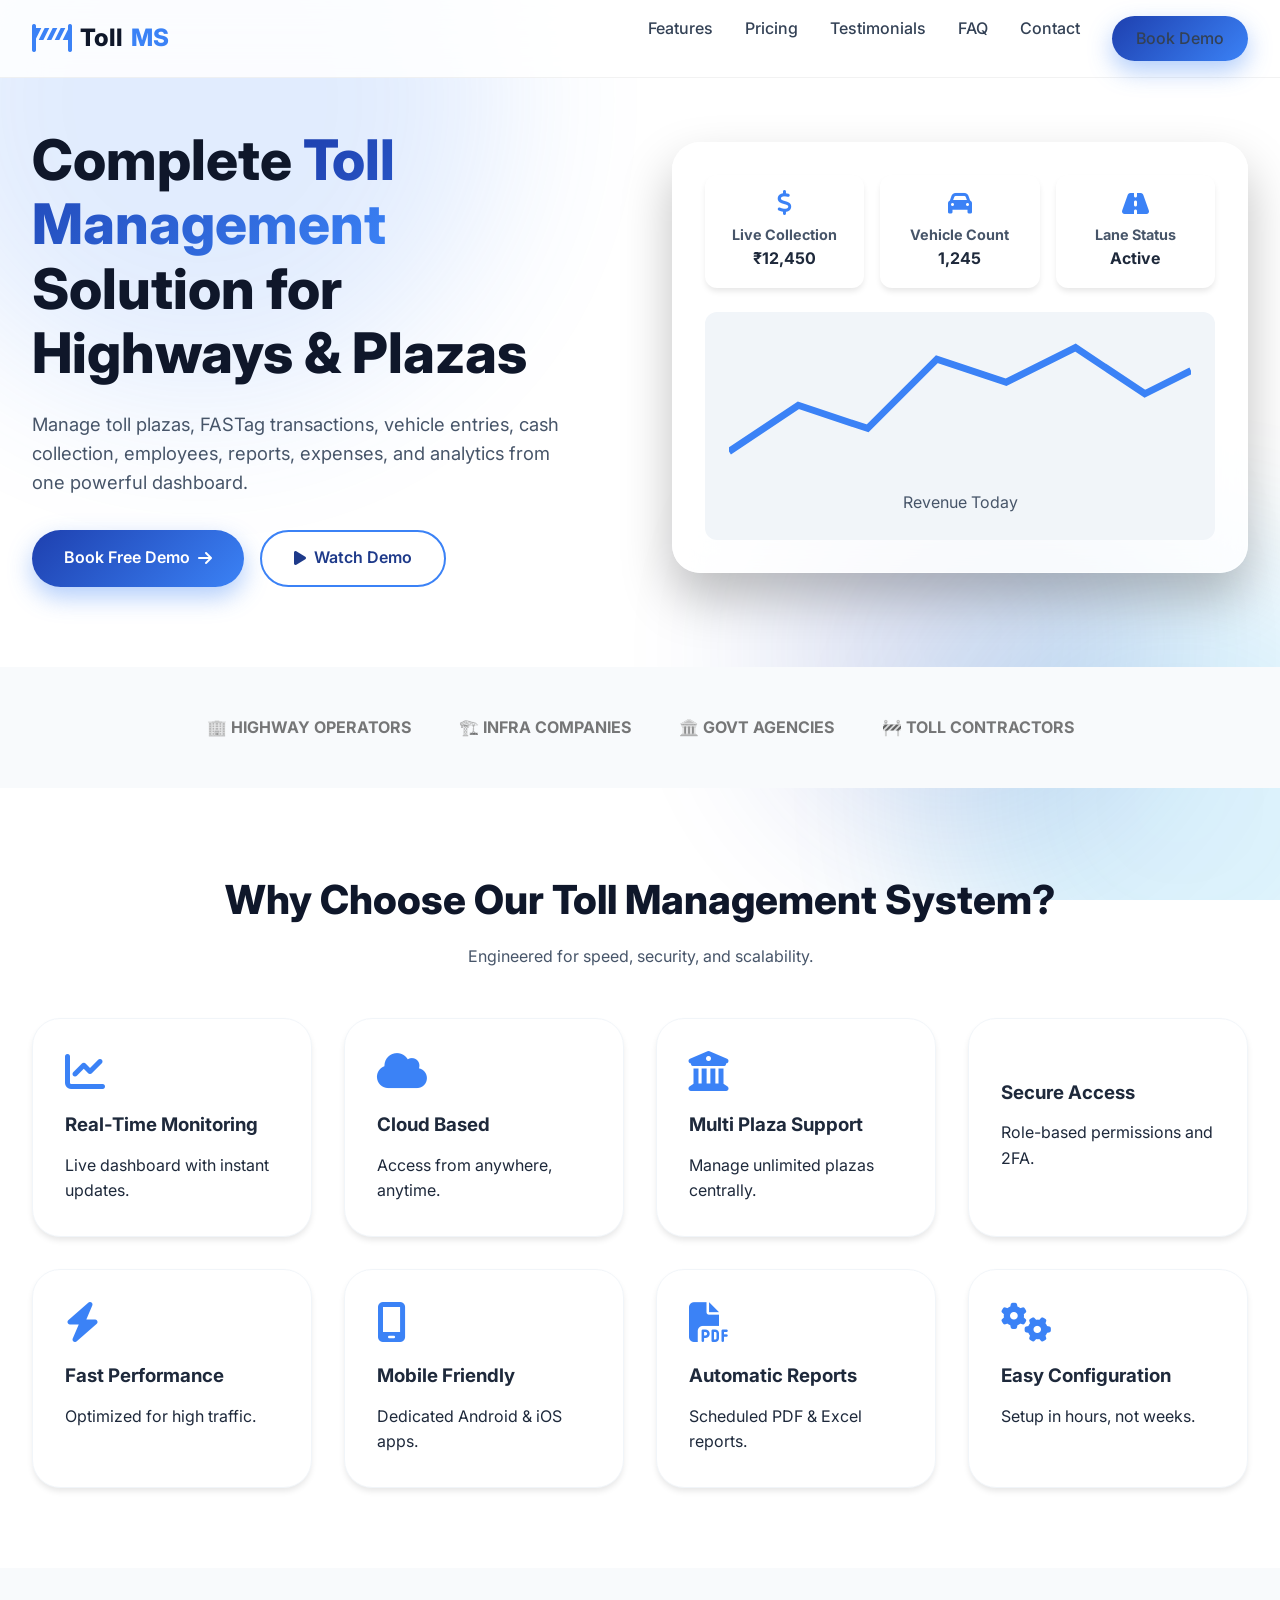
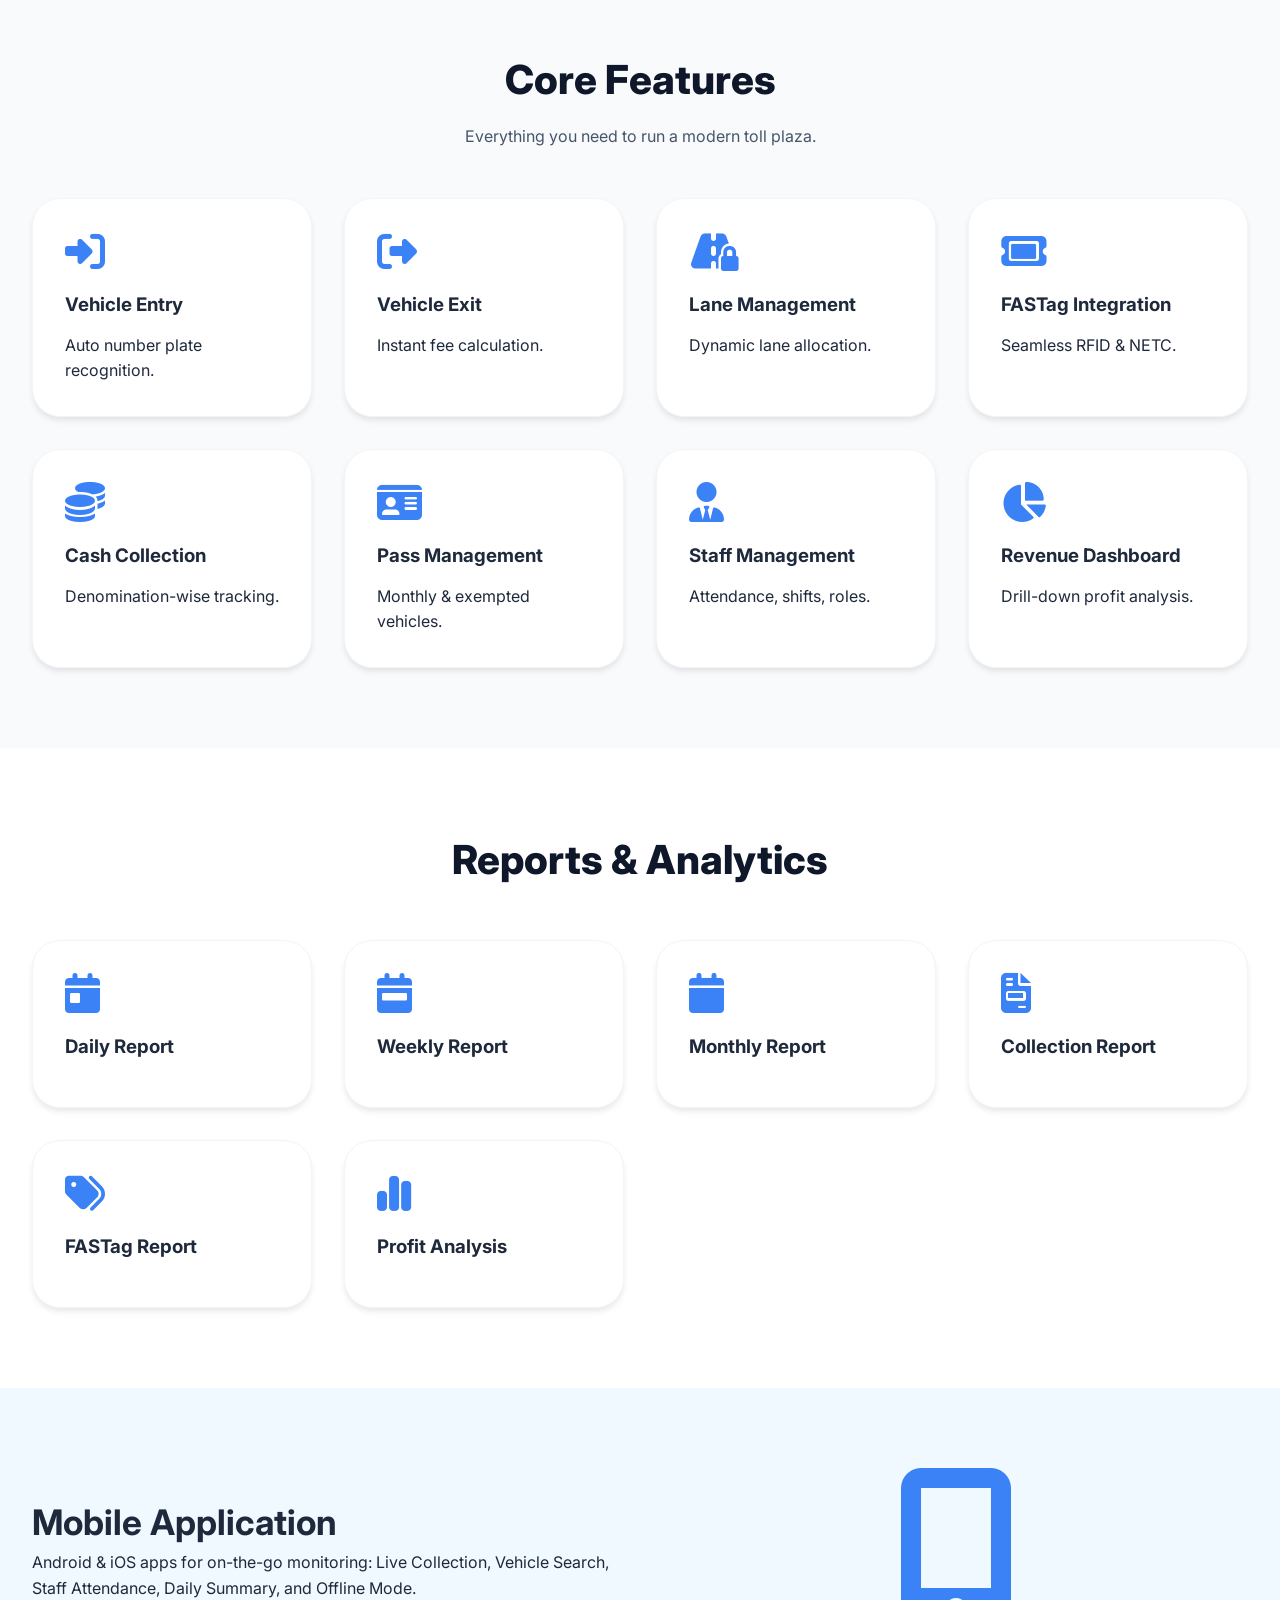
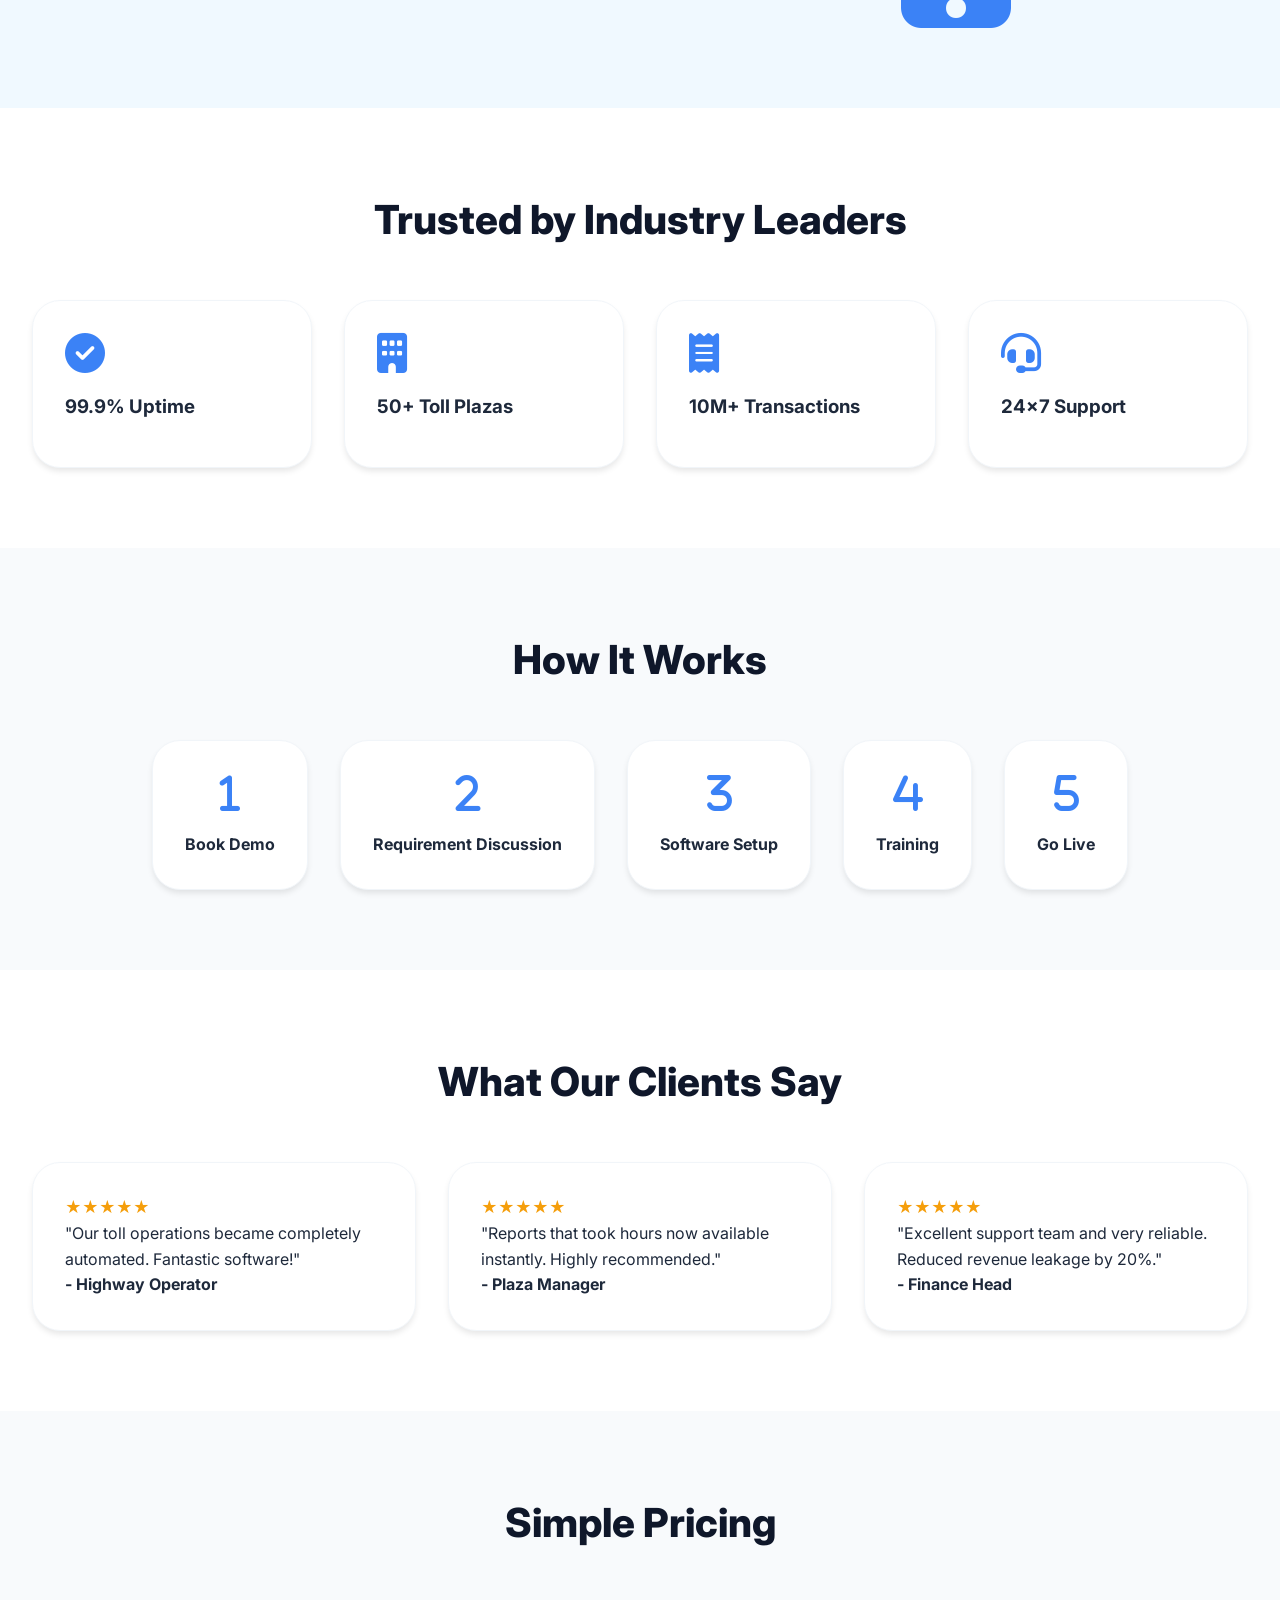
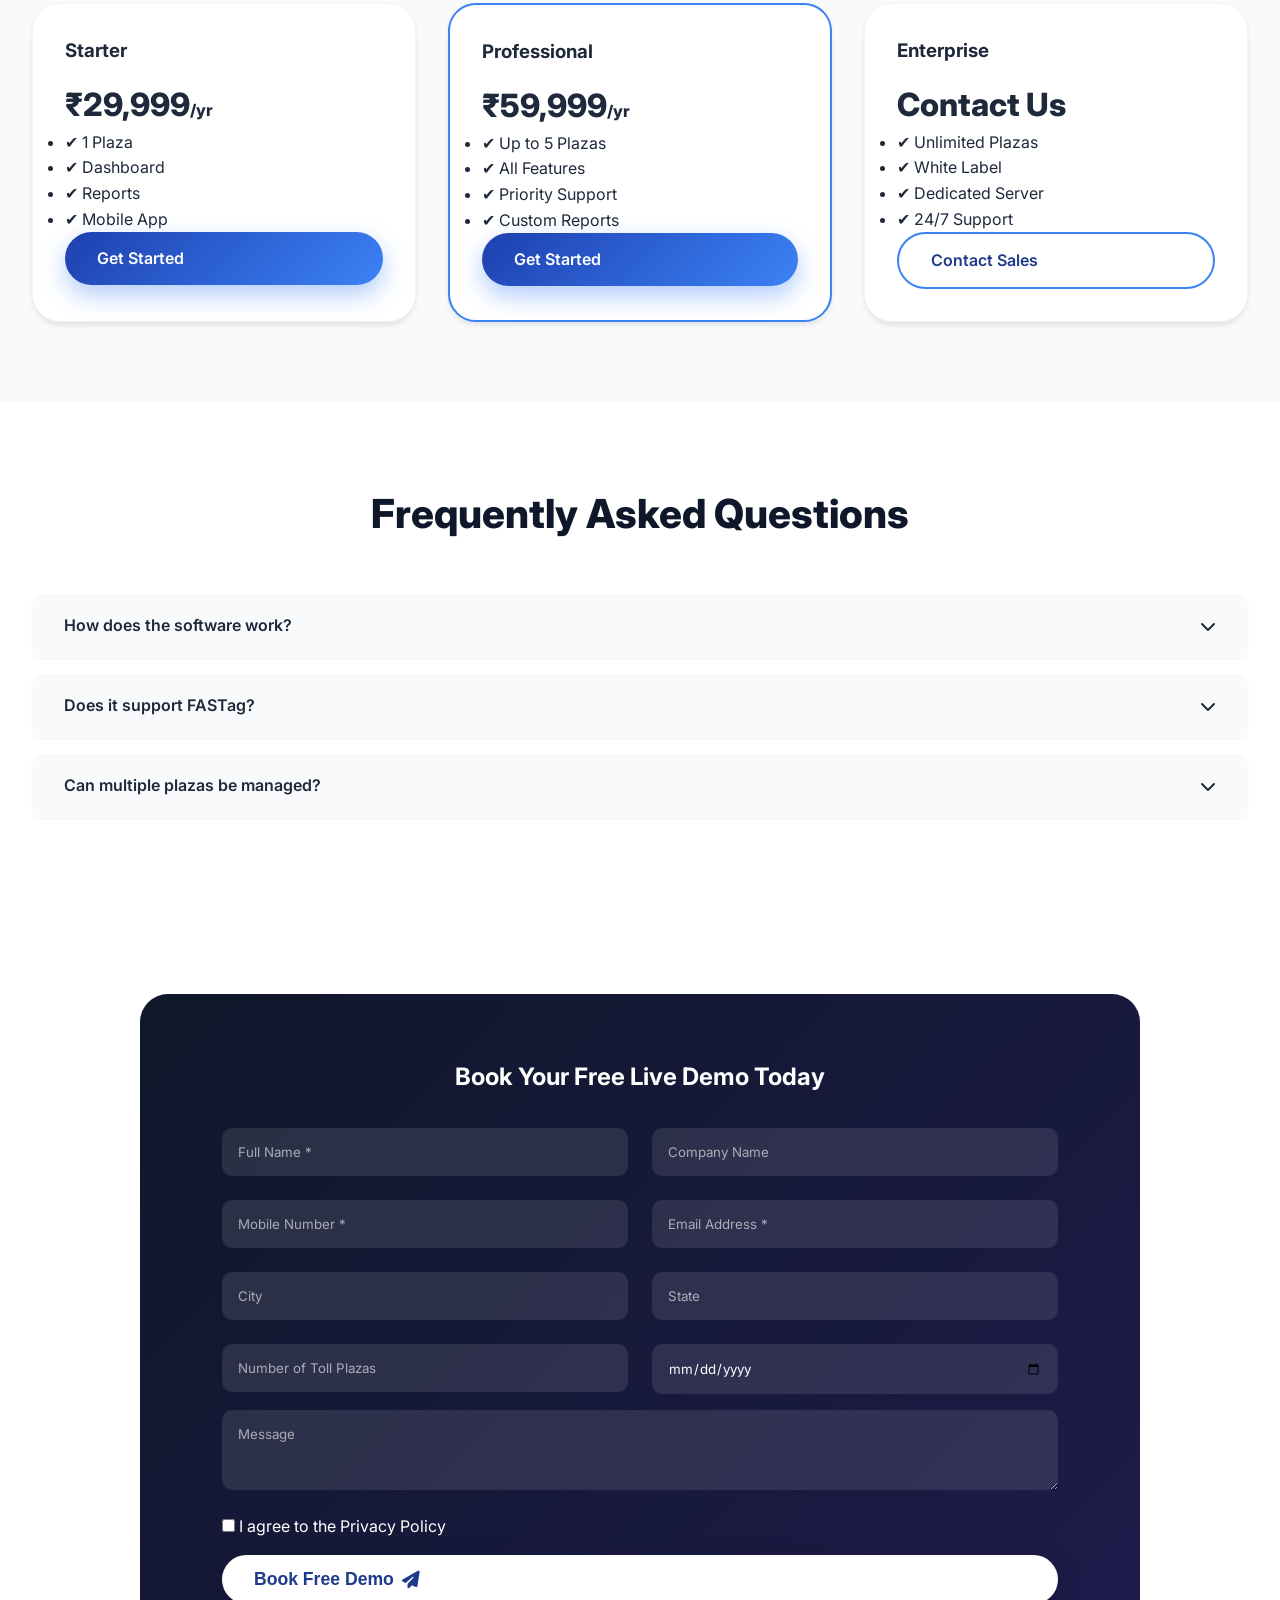
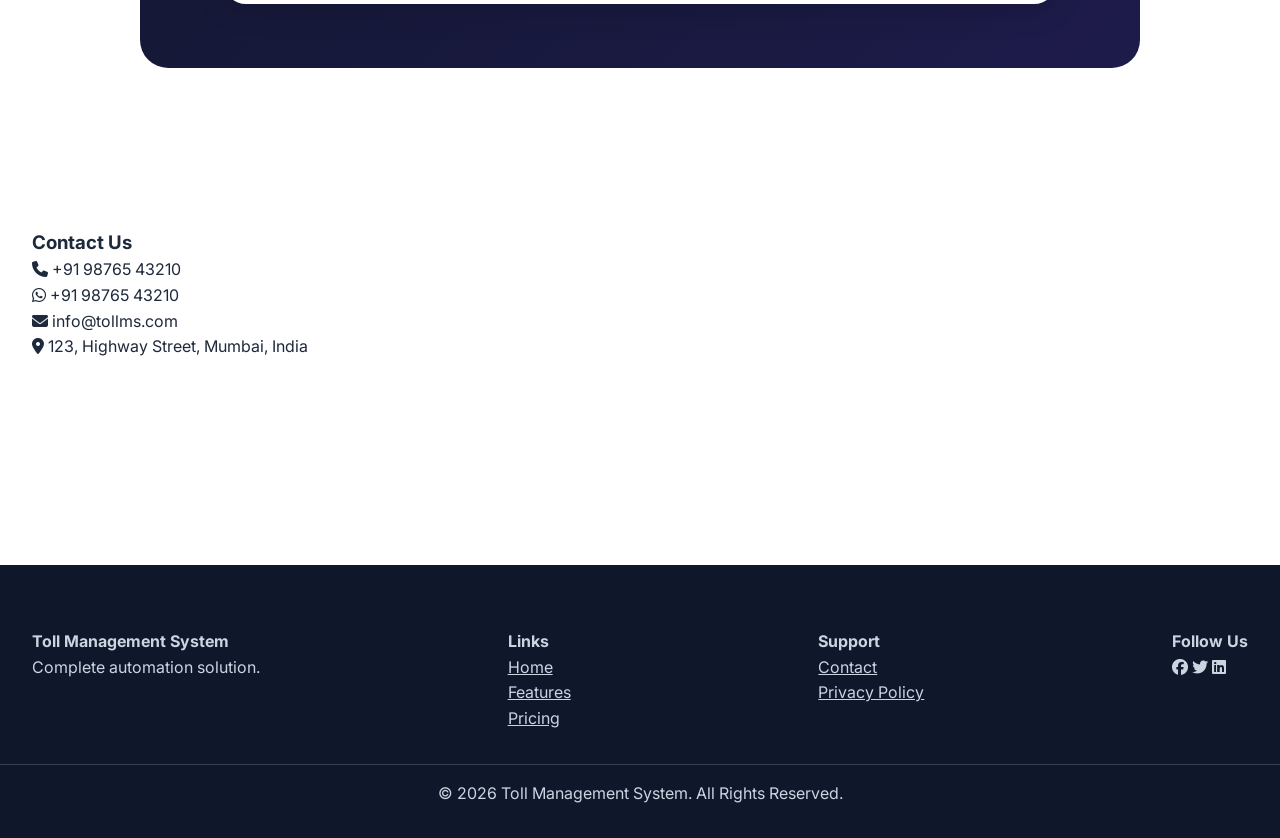
<file: toll.html>
<!DOCTYPE html>
<html lang="en">
<head>
    <meta charset="UTF-8">
    <meta name="viewport" content="width=device-width, initial-scale=1.0">
    <title>Toll Management System | Complete Highway & Plaza Solution</title>
    <link rel="preconnect" href="https://fonts.googleapis.com">
    <link rel="preconnect" href="https://fonts.gstatic.com" crossorigin>
    <link href="https://fonts.googleapis.com/css2?family=Inter:wght@300;400;500;600;700;800;900&display=swap" rel="stylesheet">
    <link rel="stylesheet" href="https://cdnjs.cloudflare.com/ajax/libs/font-awesome/6.4.0/css/all.min.css">
    <style>
        :root {
            --primary: #1e40af;
            --primary-dark: #1e3a8a;
            --primary-light: #3b82f6;
            --accent: #0ea5e9;
            --secondary: #f0f9ff;
            --dark: #0f172a;
            --darker: #020617;
            --white: #ffffff;
            --gray-50: #f8fafc;
            --gray-100: #f1f5f9;
            --gray-200: #e2e8f0;
            --gray-300: #cbd5e1;
            --gray-400: #94a3b8;
            --gray-500: #64748b;
            --gray-600: #475569;
            --gray-700: #334155;
            --gray-800: #1e293b;
            --gray-900: #0f172a;
            --shadow-sm: 0 1px 2px rgba(0,0,0,0.05);
            --shadow: 0 4px 6px -1px rgba(0,0,0,0.1);
            --shadow-md: 0 8px 30px rgba(0,0,0,0.12);
            --shadow-lg: 0 20px 60px rgba(0,0,0,0.15);
            --shadow-xl: 0 25px 50px rgba(0,0,0,0.25);
            --radius: 12px;
            --radius-lg: 20px;
            --radius-xl: 28px;
        }

        * {
            margin: 0;
            padding: 0;
            box-sizing: border-box;
        }

        html {
            scroll-behavior: smooth;
            scroll-padding-top: 90px;
        }

        body {
            font-family: 'Inter', sans-serif;
            color: var(--gray-800);
            background: var(--white);
            line-height: 1.6;
            overflow-x: hidden;
        }

        /* Animated background blobs */
        .bg-animated {
            position: fixed;
            top: 0;
            left: 0;
            width: 100%;
            height: 100%;
            z-index: -1;
            overflow: hidden;
        }
        .blob {
            position: absolute;
            border-radius: 50%;
            filter: blur(80px);
            opacity: 0.15;
            animation: float 20s infinite ease-in-out;
        }
        .blob1 { width: 600px; height: 600px; background: #3b82f6; top: -200px; left: -100px; }
        .blob2 { width: 500px; height: 500px; background: #0ea5e9; bottom: -150px; right: -150px; animation-delay: -7s; }
        .blob3 { width: 400px; height: 400px; background: #1e40af; top: 50%; left: 60%; animation-delay: -14s; }
        @keyframes float {
            0% { transform: translate(0, 0) scale(1); }
            33% { transform: translate(30px, -50px) scale(1.1); }
            66% { transform: translate(-20px, 20px) scale(0.9); }
            100% { transform: translate(0, 0) scale(1); }
        }

        .container {
            max-width: 1280px;
            margin: 0 auto;
            padding: 0 2rem;
        }

        /* Glass card */
        .glass {
            background: rgba(255, 255, 255, 0.7);
            backdrop-filter: blur(20px);
            -webkit-backdrop-filter: blur(20px);
            border: 1px solid rgba(255, 255, 255, 0.4);
            border-radius: var(--radius-lg);
            box-shadow: var(--shadow-lg);
        }

        /* Buttons */
        .btn {
            display: inline-flex;
            align-items: center;
            gap: 0.5rem;
            padding: 0.85rem 2rem;
            border-radius: 50px;
            font-weight: 600;
            text-decoration: none;
            transition: all 0.3s;
            cursor: pointer;
            border: none;
            font-size: 1rem;
        }
        .btn-primary {
            background: linear-gradient(135deg, #1e40af, #3b82f6);
            color: white;
            box-shadow: 0 10px 25px rgba(59,130,246,0.4);
        }
        .btn-primary:hover {
            transform: translateY(-3px);
            box-shadow: 0 15px 35px rgba(59,130,246,0.5);
        }
        .btn-outline {
            background: transparent;
            border: 2px solid var(--primary-light);
            color: var(--primary-dark);
        }
        .btn-outline:hover {
            background: var(--primary-light);
            color: white;
        }
        .btn-white {
            background: white;
            color: var(--primary-dark);
            box-shadow: var(--shadow-md);
        }
        .btn-white:hover {
            background: #f8fafc;
            transform: translateY(-2px);
        }

        /* Navbar */
        .navbar {
            position: fixed;
            top: 0;
            left: 0;
            width: 100%;
            z-index: 1000;
            background: rgba(255,255,255,0.85);
            backdrop-filter: blur(20px);
            border-bottom: 1px solid rgba(0,0,0,0.05);
            transition: all 0.3s;
        }
        .navbar.scrolled {
            background: rgba(255,255,255,0.95);
            box-shadow: var(--shadow-md);
        }
        .nav-container {
            display: flex;
            align-items: center;
            justify-content: space-between;
            padding: 1rem 2rem;
            max-width: 1280px;
            margin: 0 auto;
        }
        .logo {
            display: flex;
            align-items: center;
            gap: 0.5rem;
            font-weight: 800;
            font-size: 1.5rem;
            color: var(--dark);
            text-decoration: none;
        }
        .logo i {
            color: var(--primary-light);
            font-size: 2rem;
        }
        .nav-links {
            display: flex;
            gap: 2rem;
            list-style: none;
        }
        .nav-links a {
            text-decoration: none;
            color: var(--gray-700);
            font-weight: 500;
            transition: color 0.3s;
        }
        .nav-links a:hover {
            color: var(--primary);
        }
        .menu-toggle {
            display: none;
            font-size: 1.8rem;
            cursor: pointer;
            color: var(--gray-700);
        }

        /* Hero */
        .hero {
            padding: 8rem 0 5rem;
            position: relative;
        }
        .hero-grid {
            display: grid;
            grid-template-columns: 1fr 1fr;
            gap: 4rem;
            align-items: center;
        }
        .hero-content h1 {
            font-size: 3.5rem;
            font-weight: 800;
            line-height: 1.15;
            color: var(--gray-900);
            margin-bottom: 1.5rem;
        }
        .hero-content h1 span {
            background: linear-gradient(135deg, #1e40af, #3b82f6);
            -webkit-background-clip: text;
            -webkit-text-fill-color: transparent;
            background-clip: text;
        }
        .hero-content p {
            font-size: 1.15rem;
            color: var(--gray-600);
            margin-bottom: 2rem;
            max-width: 540px;
        }
        .hero-buttons {
            display: flex;
            gap: 1rem;
            flex-wrap: wrap;
        }
        .dashboard-mockup {
            background: rgba(255,255,255,0.8);
            backdrop-filter: blur(20px);
            border-radius: var(--radius-xl);
            padding: 2rem;
            box-shadow: var(--shadow-xl);
            border: 1px solid rgba(255,255,255,0.5);
        }
        .mockup-grid {
            display: grid;
            grid-template-columns: repeat(3, 1fr);
            gap: 1rem;
            margin-bottom: 1.5rem;
        }
        .mockup-card {
            background: white;
            padding: 1rem;
            border-radius: var(--radius);
            box-shadow: var(--shadow);
            text-align: center;
        }
        .mockup-card i {
            color: var(--primary-light);
            font-size: 1.5rem;
            margin-bottom: 0.5rem;
        }
        .mockup-card h4 {
            font-size: 0.9rem;
            color: var(--gray-600);
        }
        .mockup-chart {
            background: #f1f5f9;
            border-radius: var(--radius);
            padding: 1.5rem;
        }

        /* Section titles */
        .section-title {
            text-align: center;
            margin-bottom: 3rem;
        }
        .section-title h2 {
            font-size: 2.5rem;
            font-weight: 800;
            color: var(--gray-900);
            margin-bottom: 0.75rem;
        }
        .section-title p {
            color: var(--gray-600);
            max-width: 600px;
            margin: 0 auto;
        }

        /* Trusted */
        .trusted {
            padding: 3rem 0;
            background: var(--gray-50);
        }
        .trusted-logos {
            display: flex;
            justify-content: center;
            align-items: center;
            gap: 3rem;
            flex-wrap: wrap;
            opacity: 0.7;
            filter: grayscale(100%);
        }

        /* Cards */
        .cards-grid {
            display: grid;
            grid-template-columns: repeat(auto-fit, minmax(250px, 1fr));
            gap: 2rem;
        }
        .card {
            background: white;
            border-radius: var(--radius-xl);
            padding: 2rem;
            box-shadow: var(--shadow);
            transition: all 0.3s;
            border: 1px solid #f1f5f9;
        }
        .card:hover {
            transform: translateY(-5px);
            box-shadow: var(--shadow-lg);
        }
        .card i {
            font-size: 2.5rem;
            color: var(--primary-light);
            margin-bottom: 1.2rem;
        }
        .card h3 {
            margin-bottom: 0.8rem;
            font-weight: 700;
        }

        /* Features */
        .features-section {
            padding: 5rem 0;
            background: var(--gray-50);
        }

        /* FAQ */
        .faq-item {
            background: white;
            border-radius: var(--radius);
            margin-bottom: 1rem;
            box-shadow: var(--shadow-sm);
            overflow: hidden;
        }
        .faq-question {
            padding: 1.2rem 2rem;
            font-weight: 600;
            cursor: pointer;
            display: flex;
            justify-content: space-between;
            align-items: center;
            background: #f8fafc;
        }
        .faq-answer {
            padding: 0 2rem;
            max-height: 0;
            overflow: hidden;
            transition: max-height 0.3s ease, padding 0.3s ease;
            background: white;
        }
        .faq-item.active .faq-answer {
            padding: 1.2rem 2rem;
            max-height: 300px;
        }

        /* Demo form */
        .demo-section {
            background: linear-gradient(135deg, #0f172a, #1e1b4b);
            color: white;
            border-radius: var(--radius-xl);
            padding: 4rem 2rem;
            margin: 5rem auto;
            max-width: 1000px;
        }
        .form-grid {
            display: grid;
            grid-template-columns: 1fr 1fr;
            gap: 1.5rem;
        }
        .form-group input, .form-group select, .form-group textarea {
            width: 100%;
            padding: 1rem;
            border-radius: 10px;
            border: none;
            background: rgba(255,255,255,0.1);
            color: white;
            font-family: inherit;
            outline: none;
        }
        .form-group input::placeholder, .form-group textarea::placeholder {
            color: rgba(255,255,255,0.6);
        }

        /* Footer */
        footer {
            background: var(--dark);
            color: #cbd5e1;
            padding: 4rem 0 2rem;
        }

        @media (max-width: 768px) {
            .hero-grid { grid-template-columns: 1fr; }
            .nav-links { display: none; }
            .menu-toggle { display: block; }
            .form-grid { grid-template-columns: 1fr; }
        }
    </style>
</head>
<body>
    <div class="bg-animated">
        <div class="blob blob1"></div>
        <div class="blob blob2"></div>
        <div class="blob blob3"></div>
    </div>

    <nav class="navbar" id="navbar">
        <div class="nav-container">
            <a href="#" class="logo"><i class="fa-solid fa-road-barrier"></i> Toll<span style="color:#3b82f6;">MS</span></a>
            <ul class="nav-links" id="navLinks">
                <li><a href="#features">Features</a></li>
                <li><a href="#pricing">Pricing</a></li>
                <li><a href="#testimonials">Testimonials</a></li>
                <li><a href="#faq">FAQ</a></li>
                <li><a href="#contact">Contact</a></li>
                <li><a href="#demo" class="btn btn-primary" style="padding:0.6rem 1.5rem;">Book Demo</a></li>
            </ul>
            <div class="menu-toggle" id="menuToggle"><i class="fa-solid fa-bars"></i></div>
        </div>
    </nav>

    <!-- Hero -->
    <section class="hero" id="home">
        <div class="container">
            <div class="hero-grid">
                <div class="hero-content">
                    <h1>Complete <span>Toll Management</span> Solution for Highways & Plazas</h1>
                    <p>Manage toll plazas, FASTag transactions, vehicle entries, cash collection, employees, reports, expenses, and analytics from one powerful dashboard.</p>
                    <div class="hero-buttons">
                        <a href="#demo" class="btn btn-primary">Book Free Demo <i class="fa-solid fa-arrow-right"></i></a>
                        <a href="#" class="btn btn-outline"><i class="fa-solid fa-play"></i> Watch Demo</a>
                    </div>
                </div>
                <div class="dashboard-mockup">
                    <div class="mockup-grid">
                        <div class="mockup-card"><i class="fa-solid fa-dollar-sign"></i><h4>Live Collection</h4><strong>₹12,450</strong></div>
                        <div class="mockup-card"><i class="fa-solid fa-car"></i><h4>Vehicle Count</h4><strong>1,245</strong></div>
                        <div class="mockup-card"><i class="fa-solid fa-road"></i><h4>Lane Status</h4><strong>Active</strong></div>
                    </div>
                    <div class="mockup-chart">
                        <svg viewBox="0 0 200 60" width="100%"><polyline fill="none" stroke="#3b82f6" stroke-width="3" points="0,50 30,30 60,40 90,10 120,20 150,5 180,25 200,15"/></svg>
                        <p style="text-align:center; margin-top:0.5rem; color:#475569;">Revenue Today</p>
                    </div>
                </div>
            </div>
        </div>
    </section>

    <!-- Trusted -->
    <section class="trusted">
        <div class="container">
            <div class="trusted-logos">
                <span style="font-weight:700; color:#334155;">🏢 HIGHWAY OPERATORS</span>
                <span style="font-weight:700; color:#334155;">🏗️ INFRA COMPANIES</span>
                <span style="font-weight:700; color:#334155;">🏛️ GOVT AGENCIES</span>
                <span style="font-weight:700; color:#334155;">🚧 TOLL CONTRACTORS</span>
            </div>
        </div>
    </section>

    <!-- Why Choose -->
    <section style="padding:5rem 0;">
        <div class="container">
            <div class="section-title"><h2>Why Choose Our Toll Management System?</h2><p>Engineered for speed, security, and scalability.</p></div>
            <div class="cards-grid">
                <div class="card"><i class="fa-solid fa-chart-line"></i><h3>Real-Time Monitoring</h3><p>Live dashboard with instant updates.</p></div>
                <div class="card"><i class="fa-solid fa-cloud"></i><h3>Cloud Based</h3><p>Access from anywhere, anytime.</p></div>
                <div class="card"><i class="fa-solid fa-building-columns"></i><h3>Multi Plaza Support</h3><p>Manage unlimited plazas centrally.</p></div>
                <div class="card"><i class="fa-solid fa-shield-haltered"></i><h3>Secure Access</h3><p>Role-based permissions and 2FA.</p></div>
                <div class="card"><i class="fa-solid fa-bolt"></i><h3>Fast Performance</h3><p>Optimized for high traffic.</p></div>
                <div class="card"><i class="fa-solid fa-mobile-screen"></i><h3>Mobile Friendly</h3><p>Dedicated Android & iOS apps.</p></div>
                <div class="card"><i class="fa-solid fa-file-pdf"></i><h3>Automatic Reports</h3><p>Scheduled PDF & Excel reports.</p></div>
                <div class="card"><i class="fa-solid fa-gears"></i><h3>Easy Configuration</h3><p>Setup in hours, not weeks.</p></div>
            </div>
        </div>
    </section>

    <!-- Core Features -->
    <section class="features-section" id="features">
        <div class="container">
            <div class="section-title"><h2>Core Features</h2><p>Everything you need to run a modern toll plaza.</p></div>
            <div class="cards-grid">
                <div class="card"><i class="fa-solid fa-right-to-bracket"></i><h3>Vehicle Entry</h3><p>Auto number plate recognition.</p></div>
                <div class="card"><i class="fa-solid fa-right-from-bracket"></i><h3>Vehicle Exit</h3><p>Instant fee calculation.</p></div>
                <div class="card"><i class="fa-solid fa-road-lock"></i><h3>Lane Management</h3><p>Dynamic lane allocation.</p></div>
                <div class="card"><i class="fa-solid fa-ticket"></i><h3>FASTag Integration</h3><p>Seamless RFID & NETC.</p></div>
                <div class="card"><i class="fa-solid fa-coins"></i><h3>Cash Collection</h3><p>Denomination-wise tracking.</p></div>
                <div class="card"><i class="fa-solid fa-id-card"></i><h3>Pass Management</h3><p>Monthly & exempted vehicles.</p></div>
                <div class="card"><i class="fa-solid fa-user-tie"></i><h3>Staff Management</h3><p>Attendance, shifts, roles.</p></div>
                <div class="card"><i class="fa-solid fa-chart-pie"></i><h3>Revenue Dashboard</h3><p>Drill-down profit analysis.</p></div>
            </div>
        </div>
    </section>

    <!-- Reports -->
    <section style="padding:5rem 0; background:white;">
        <div class="container">
            <div class="section-title"><h2>Reports & Analytics</h2></div>
            <div class="cards-grid">
                <div class="card"><i class="fa-solid fa-calendar-day"></i><h3>Daily Report</h3></div>
                <div class="card"><i class="fa-solid fa-calendar-week"></i><h3>Weekly Report</h3></div>
                <div class="card"><i class="fa-solid fa-calendar"></i><h3>Monthly Report</h3></div>
                <div class="card"><i class="fa-solid fa-file-invoice"></i><h3>Collection Report</h3></div>
                <div class="card"><i class="fa-solid fa-tags"></i><h3>FASTag Report</h3></div>
                <div class="card"><i class="fa-solid fa-chart-simple"></i><h3>Profit Analysis</h3></div>
            </div>
        </div>
    </section>

    <!-- Mobile App -->
    <section style="padding:5rem 0; background:#f0f9ff;">
        <div class="container" style="display:flex; align-items:center; gap:3rem; flex-wrap:wrap;">
            <div style="flex:1; min-width:250px;">
                <h2 style="font-size:2.2rem;">Mobile Application</h2>
                <p>Android & iOS apps for on-the-go monitoring: Live Collection, Vehicle Search, Staff Attendance, Daily Summary, and Offline Mode.</p>
            </div>
            <div style="flex:1; text-align:center;"><i class="fa-solid fa-mobile-screen-button" style="font-size:10rem; color:#3b82f6;"></i></div>
        </div>
    </section>

    <!-- Benefits -->
    <section style="padding:5rem 0;">
        <div class="container">
            <div class="section-title"><h2>Trusted by Industry Leaders</h2></div>
            <div class="cards-grid">
                <div class="card"><i class="fa-solid fa-check-circle"></i><h3>99.9% Uptime</h3></div>
                <div class="card"><i class="fa-solid fa-building"></i><h3>50+ Toll Plazas</h3></div>
                <div class="card"><i class="fa-solid fa-receipt"></i><h3>10M+ Transactions</h3></div>
                <div class="card"><i class="fa-solid fa-headset"></i><h3>24×7 Support</h3></div>
            </div>
        </div>
    </section>

    <!-- How It Works -->
    <section style="padding:5rem 0; background:var(--gray-50);">
        <div class="container">
            <div class="section-title"><h2>How It Works</h2></div>
            <div style="display:flex; justify-content:center; gap:2rem; flex-wrap:wrap;">
                <div class="card" style="text-align:center;"><i class="fa-solid fa-1"></i><h4>Book Demo</h4></div>
                <div class="card" style="text-align:center;"><i class="fa-solid fa-2"></i><h4>Requirement Discussion</h4></div>
                <div class="card" style="text-align:center;"><i class="fa-solid fa-3"></i><h4>Software Setup</h4></div>
                <div class="card" style="text-align:center;"><i class="fa-solid fa-4"></i><h4>Training</h4></div>
                <div class="card" style="text-align:center;"><i class="fa-solid fa-5"></i><h4>Go Live</h4></div>
            </div>
        </div>
    </section>

    <!-- Testimonials -->
    <section id="testimonials" style="padding:5rem 0;">
        <div class="container">
            <div class="section-title"><h2>What Our Clients Say</h2></div>
            <div class="cards-grid">
                <div class="card"><div style="color:#f59e0b;">★★★★★</div><p>"Our toll operations became completely automated. Fantastic software!"</p><strong>- Highway Operator</strong></div>
                <div class="card"><div style="color:#f59e0b;">★★★★★</div><p>"Reports that took hours now available instantly. Highly recommended."</p><strong>- Plaza Manager</strong></div>
                <div class="card"><div style="color:#f59e0b;">★★★★★</div><p>"Excellent support team and very reliable. Reduced revenue leakage by 20%."</p><strong>- Finance Head</strong></div>
            </div>
        </div>
    </section>

    <!-- Pricing -->
    <section id="pricing" style="padding:5rem 0; background:var(--gray-50);">
        <div class="container">
            <div class="section-title"><h2>Simple Pricing</h2></div>
            <div class="cards-grid">
                <div class="card"><h3>Starter</h3><div style="font-size:2rem; font-weight:800;">₹29,999<span style="font-size:1rem;">/yr</span></div><ul><li>✔ 1 Plaza</li><li>✔ Dashboard</li><li>✔ Reports</li><li>✔ Mobile App</li></ul><a href="#" class="btn btn-primary" style="width:100%; text-align:center;">Get Started</a></div>
                <div class="card" style="border:2px solid #3b82f6;"><h3>Professional</h3><div style="font-size:2rem; font-weight:800;">₹59,999<span style="font-size:1rem;">/yr</span></div><ul><li>✔ Up to 5 Plazas</li><li>✔ All Features</li><li>✔ Priority Support</li><li>✔ Custom Reports</li></ul><a href="#" class="btn btn-primary" style="width:100%; text-align:center;">Get Started</a></div>
                <div class="card"><h3>Enterprise</h3><div style="font-size:2rem; font-weight:800;">Contact Us</div><ul><li>✔ Unlimited Plazas</li><li>✔ White Label</li><li>✔ Dedicated Server</li><li>✔ 24/7 Support</li></ul><a href="#demo" class="btn btn-outline" style="width:100%;">Contact Sales</a></div>
            </div>
        </div>
    </section>

    <!-- FAQ -->
    <section id="faq" style="padding:5rem 0;">
        <div class="container">
            <div class="section-title"><h2>Frequently Asked Questions</h2></div>
            <div class="faq-item"><div class="faq-question">How does the software work? <i class="fa-solid fa-chevron-down"></i></div><div class="faq-answer">It's a cloud-based platform that connects to your toll hardware, processes FASTag/cash, and provides real-time analytics.</div></div>
            <div class="faq-item"><div class="faq-question">Does it support FASTag? <i class="fa-solid fa-chevron-down"></i></div><div class="faq-answer">Yes, fully NETC compliant with automatic deduction and reconciliation.</div></div>
            <div class="faq-item"><div class="faq-question">Can multiple plazas be managed? <i class="fa-solid fa-chevron-down"></i></div><div class="faq-answer">Absolutely, our enterprise plan supports unlimited plazas with centralized control.</div></div>
        </div>
    </section>

    <!-- Demo Form -->
    <section id="demo" class="demo-section">
        <div class="container" style="max-width:900px; margin:0 auto;">
            <h2 style="text-align:center; margin-bottom:2rem;">Book Your Free Live Demo Today</h2>
            <form id="demoForm">
                <div class="form-grid">
                    <div class="form-group"><input type="text" placeholder="Full Name *" required></div>
                    <div class="form-group"><input type="text" placeholder="Company Name"></div>
                    <div class="form-group"><input type="tel" placeholder="Mobile Number *" required></div>
                    <div class="form-group"><input type="email" placeholder="Email Address *" required></div>
                    <div class="form-group"><input type="text" placeholder="City"></div>
                    <div class="form-group"><input type="text" placeholder="State"></div>
                    <div class="form-group"><input type="number" placeholder="Number of Toll Plazas"></div>
                    <div class="form-group"><input type="date" placeholder="Preferred Demo Date"></div>
                </div>
                <div class="form-group" style="margin-top:1rem;"><textarea rows="3" placeholder="Message"></textarea></div>
                <div style="margin:1rem 0;"><label><input type="checkbox" required> I agree to the Privacy Policy</label></div>
                <button type="submit" class="btn btn-white" style="width:100%; font-size:1.1rem;">Book Free Demo <i class="fa-solid fa-paper-plane"></i></button>
            </form>
        </div>
    </section>

    <!-- Contact -->
    <section id="contact" style="padding:5rem 0;">
        <div class="container" style="display:flex; gap:2rem; flex-wrap:wrap;">
            <div style="flex:1;">
                <h3>Contact Us</h3>
                <p><i class="fa-solid fa-phone"></i> +91 98765 43210</p>
                <p><i class="fa-brands fa-whatsapp"></i> +91 98765 43210</p>
                <p><i class="fa-solid fa-envelope"></i> info@tollms.com</p>
                <p><i class="fa-solid fa-map-marker-alt"></i> 123, Highway Street, Mumbai, India</p>
            </div>
            <div style="flex:1;"><iframe src="https://www.google.com/maps/embed?pb=!1m18!1m12!1m3!1d3770.792586596077!2d72.87765531541536!3d19.075986987082536!2m3!1f0!2f0!3f0!3m2!1i1024!2i768!4f13.1!3m3!1m2!1s0x3be7c6306644edc1%3A0x5da4ed804a5e0e2e!2sMumbai%2C%20Maharashtra!5e0!3m2!1sen!2sin!4v1650000000000" width="100%" height="250" style="border:0; border-radius:12px;" allowfullscreen="" loading="lazy"></iframe></div>
        </div>
    </section>

    <!-- Footer -->
    <footer>
        <div class="container" style="display:flex; justify-content:space-between; flex-wrap:wrap; gap:2rem;">
            <div><h4>Toll Management System</h4><p>Complete automation solution.</p></div>
            <div><h4>Links</h4><a href="#" style="color:#cbd5e1; display:block;">Home</a><a href="#" style="color:#cbd5e1; display:block;">Features</a><a href="#" style="color:#cbd5e1; display:block;">Pricing</a></div>
            <div><h4>Support</h4><a href="#" style="color:#cbd5e1; display:block;">Contact</a><a href="#" style="color:#cbd5e1; display:block;">Privacy Policy</a></div>
            <div><h4>Follow Us</h4><i class="fa-brands fa-facebook"></i> <i class="fa-brands fa-twitter"></i> <i class="fa-brands fa-linkedin"></i></div>
        </div>
        <div style="text-align:center; margin-top:2rem; padding-top:1rem; border-top:1px solid #334155;">© 2026 Toll Management System. All Rights Reserved.</div>
    </footer>

    <script>
        // Navbar scroll effect
        window.addEventListener('scroll', () => {
            document.getElementById('navbar').classList.toggle('scrolled', window.scrollY > 50);
        });

        // Mobile menu toggle
        document.getElementById('menuToggle').addEventListener('click', () => {
            document.getElementById('navLinks').style.display = 
                document.getElementById('navLinks').style.display === 'flex' ? 'none' : 'flex';
        });

        // FAQ accordion
        document.querySelectorAll('.faq-question').forEach(q => {
            q.addEventListener('click', () => {
                const parent = q.parentElement;
                parent.classList.toggle('active');
            });
        });

        // Demo form submission
        document.getElementById('demoForm').addEventListener('submit', function(e) {
            e.preventDefault();
            alert('Thank you! Our team will contact you shortly.');
            this.reset();
        });

        // Smooth scroll for anchor links
        document.querySelectorAll('a[href^="#"]').forEach(anchor => {
            anchor.addEventListener('click', function(e) {
                e.preventDefault();
                const target = document.querySelector(this.getAttribute('href'));
                if (target) {
                    window.scrollTo({ top: target.offsetTop - 80, behavior: 'smooth' });
                }
            });
        });
    </script>
</body>
</html>
</file>
